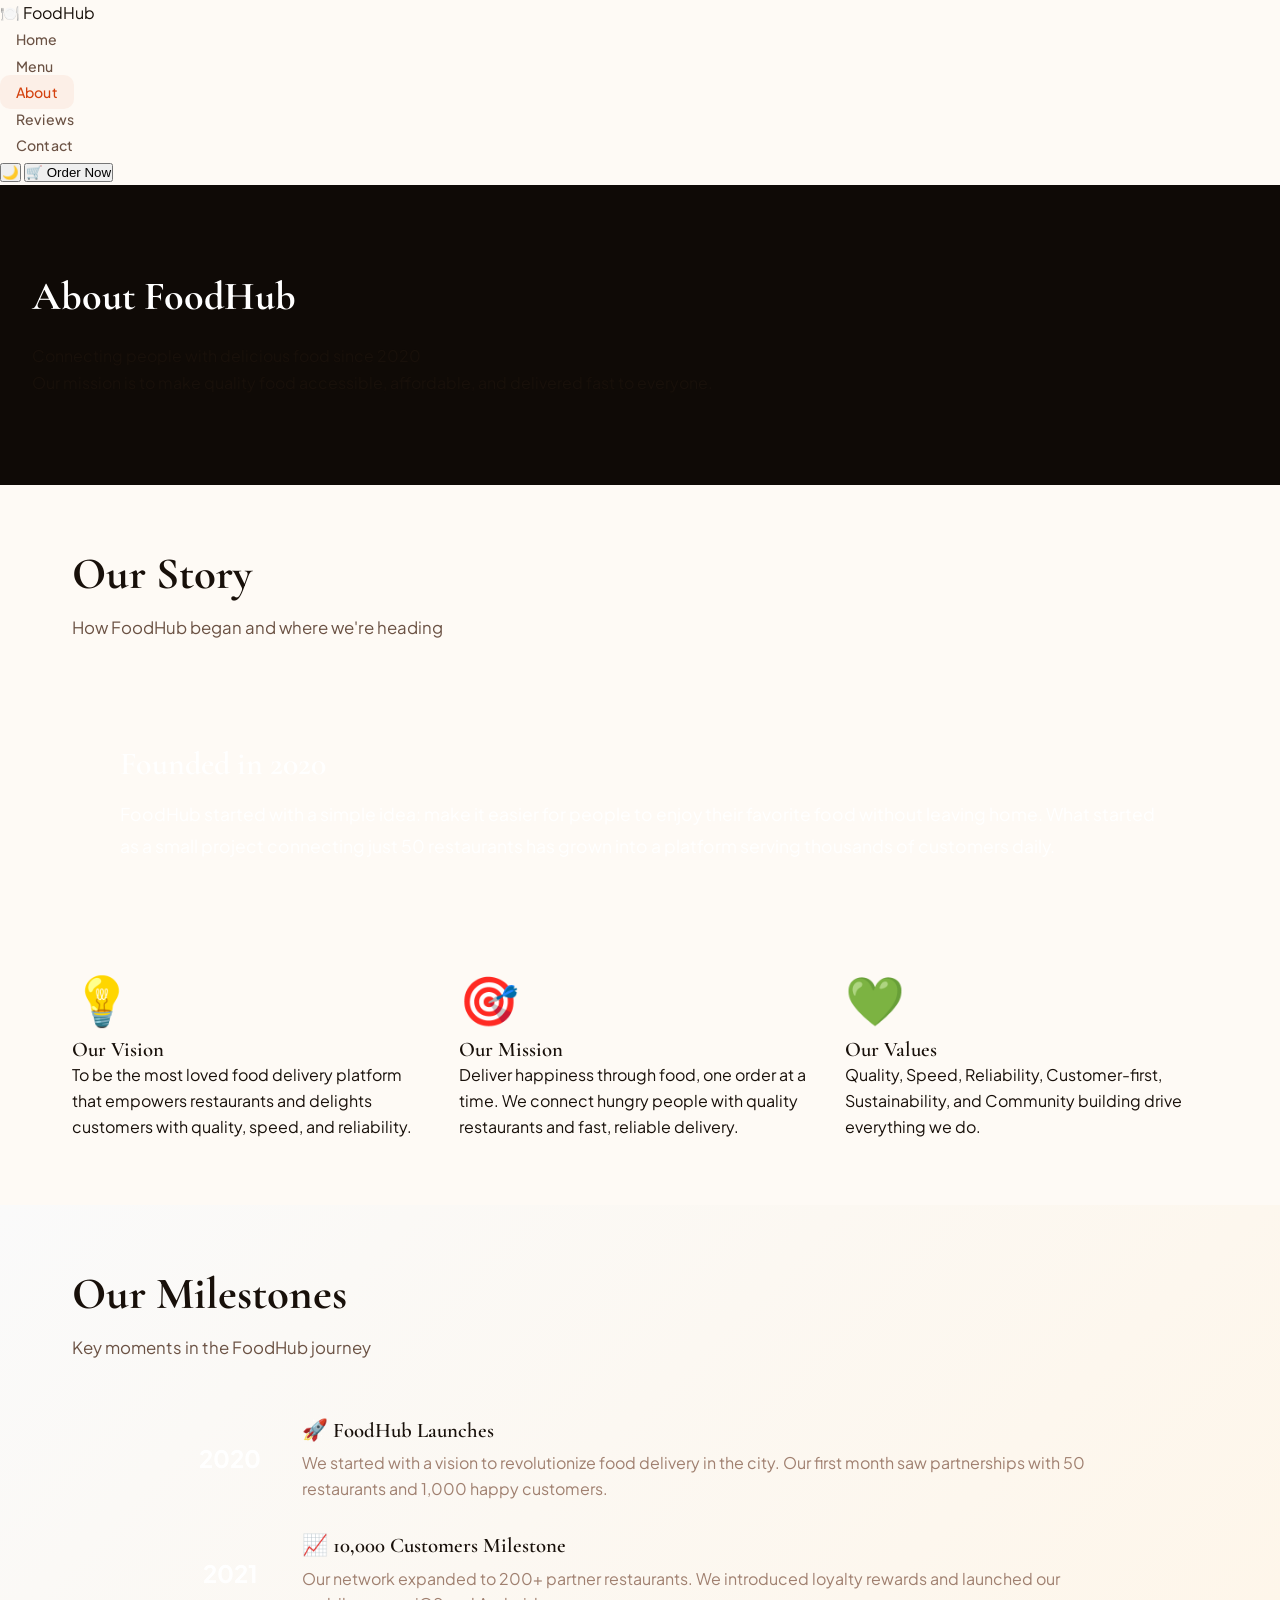
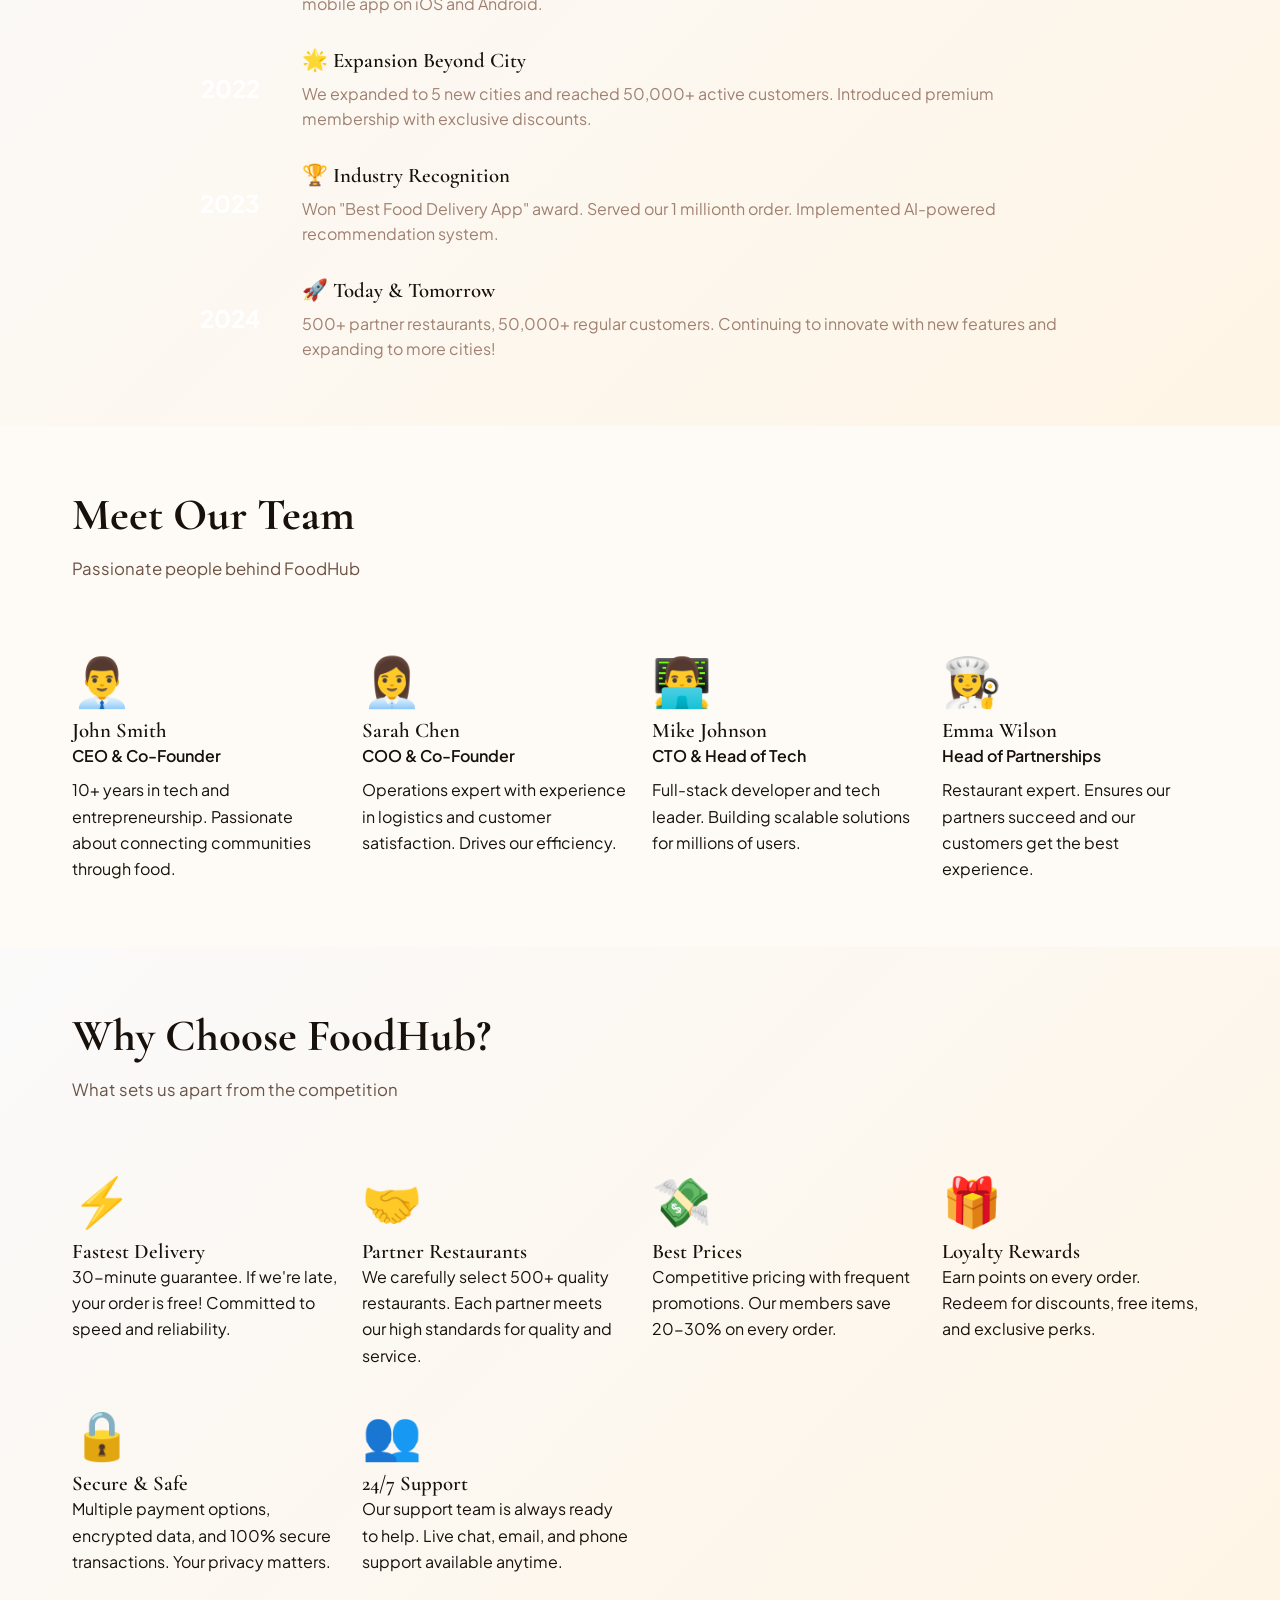
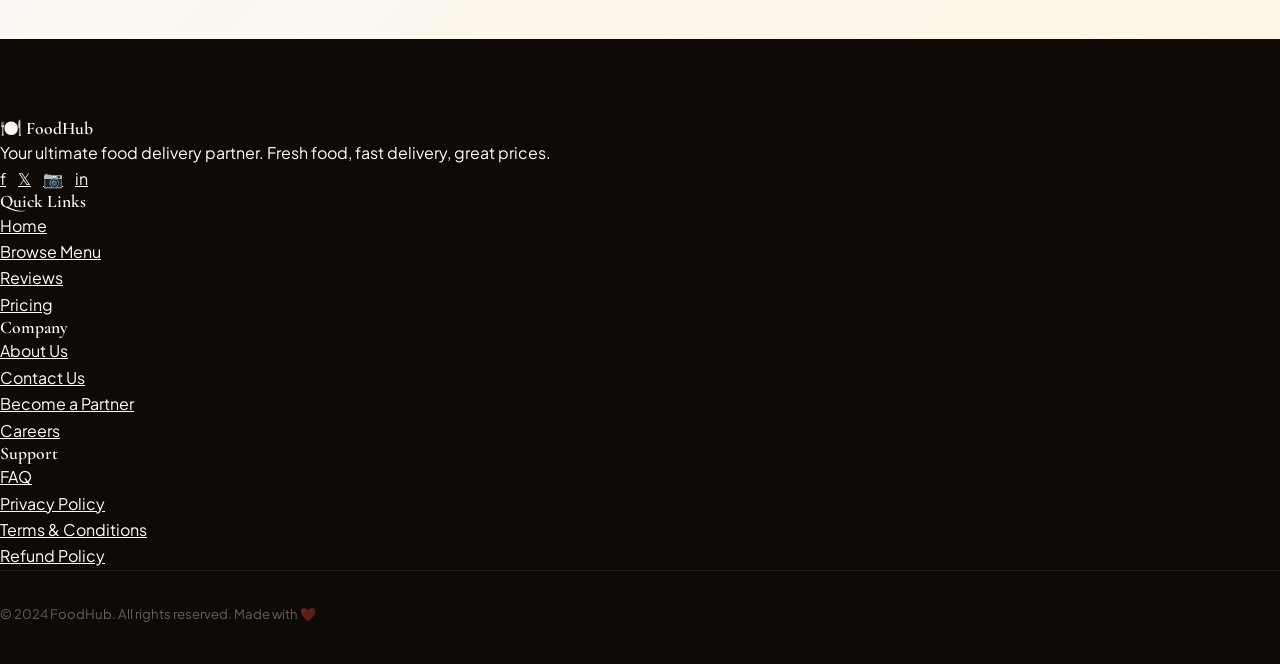
<file: about.html>
<!DOCTYPE html>
<html lang="en">
<head>
    <meta charset="UTF-8">
    <meta name="viewport" content="width=device-width, initial-scale=1.0">
    <title>About Us - FoodHub | Our Story</title>
    <link rel="stylesheet" href="styles.css">
    <link href="https://fonts.googleapis.com/css2?family=Poppins:wght@400;600;700;800&family=Inter:wght@400;500;600;700&display=swap" rel="stylesheet">
</head>
<body>
    <!-- ===============================================
         NAVBAR
         =============================================== -->
    <nav class="navbar">
        <div class="nav-container">
            <div class="logo">
                <span class="logo-icon">🍽️</span>
                <span>FoodHub</span>
            </div>
            <ul class="nav-menu">
                <li><a href="index.html#home" class="nav-link">Home</a></li>
                <li><a href="menu.html" class="nav-link">Menu</a></li>
                <li><a href="#about" class="nav-link active">About</a></li>
                <li><a href="index.html#testimonials" class="nav-link">Reviews</a></li>
                <li><a href="contact.html" class="nav-link">Contact</a></li>
            </ul>
            <button class="theme-toggle" onclick="toggleDarkMode()" title="Toggle dark mode">🌙</button>
            <button class="order-btn" onclick="location.href='menu.html'">🛒 Order Now</button>
        </div>
    </nav>

    <!-- ===============================================
         PAGE HEADER
         =============================================== -->
    <section class="hero" style="min-height: 300px; padding: 3rem 2rem;" id="about">
        <div class="hero-container">
            <div class="hero-content">
                <h1 class="hero-title" style="font-size: 2.5rem;">About FoodHub</h1>
                <p class="hero-subtitle">Connecting people with delicious food since 2020</p>
                <p class="hero-subtitle" style="font-size: 1rem;">Our mission is to make quality food accessible, affordable, and delivered fast to everyone.</p>
            </div>
        </div>
    </section>

    <!-- ===============================================
         OUR STORY SECTION
         =============================================== -->
    <section style="background: var(--bg-white); padding: 4rem 2rem;">
        <div class="container">
            <div class="section-header">
                <h2>Our Story</h2>
                <p>How FoodHub began and where we're heading</p>
            </div>

            <div style="background: linear-gradient(135deg, var(--primary), var(--secondary)); padding: 3rem; border-radius: 1.5rem; color: white; margin-bottom: 3rem;">
                <h3 style="font-size: 2rem; margin-bottom: 1rem;">Founded in 2020</h3>
                <p style="font-size: 1.1rem; line-height: 1.8;">FoodHub started with a simple idea: make it easier for people to enjoy their favorite food without leaving home. What started as a small project connecting just 50 restaurants has grown into a platform serving thousands of customers daily.</p>
            </div>

            <div class="menu-grid" style="grid-template-columns: repeat(auto-fit, minmax(250px, 1fr));">
                <div class="menu-item">
                    <span class="item-image" style="font-size: 3rem;">💡</span>
                    <h3>Our Vision</h3>
                    <p class="item-description">To be the most loved food delivery platform that empowers restaurants and delights customers with quality, speed, and reliability.</p>
                </div>

                <div class="menu-item">
                    <span class="item-image" style="font-size: 3rem;">🎯</span>
                    <h3>Our Mission</h3>
                    <p class="item-description">Deliver happiness through food, one order at a time. We connect hungry people with quality restaurants and fast, reliable delivery.</p>
                </div>

                <div class="menu-item">
                    <span class="item-image" style="font-size: 3rem;">💚</span>
                    <h3>Our Values</h3>
                    <p class="item-description">Quality, Speed, Reliability, Customer-first, Sustainability, and Community building drive everything we do.</p>
                </div>
            </div>
        </div>
    </section>

    <!-- ===============================================
         MILESTONES SECTION
         =============================================== -->
    <section style="background: linear-gradient(135deg, #FAFAFA 0%, #FFF5E6 100%); padding: 4rem 2rem;">
        <div class="container">
            <div class="section-header">
                <h2>Our Milestones</h2>
                <p>Key moments in the FoodHub journey</p>
            </div>

            <div style="max-width: 900px; margin: 0 auto;">
                <div style="display: flex; gap: 2rem; margin-bottom: 2rem; align-items: flex-start;">
                    <div style="flex-shrink: 0;">
                        <div style="width: 80px; height: 80px; background: linear-gradient(135deg, var(--primary), var(--secondary)); border-radius: 50%; display: flex; align-items: center; justify-content: center; color: white; font-weight: 700; font-size: 1.5rem;">2020</div>
                    </div>
                    <div>
                        <h3 style="color: var(--primary); margin-bottom: 0.5rem; font-size: 1.3rem;">🚀 FoodHub Launches</h3>
                        <p style="color: var(--text-light); line-height: 1.6;">We started with a vision to revolutionize food delivery in the city. Our first month saw partnerships with 50 restaurants and 1,000 happy customers.</p>
                    </div>
                </div>

                <div style="display: flex; gap: 2rem; margin-bottom: 2rem; align-items: flex-start;">
                    <div style="flex-shrink: 0;">
                        <div style="width: 80px; height: 80px; background: linear-gradient(135deg, var(--primary), var(--secondary)); border-radius: 50%; display: flex; align-items: center; justify-content: center; color: white; font-weight: 700; font-size: 1.5rem;">2021</div>
                    </div>
                    <div>
                        <h3 style="color: var(--primary); margin-bottom: 0.5rem; font-size: 1.3rem;">📈 10,000 Customers Milestone</h3>
                        <p style="color: var(--text-light); line-height: 1.6;">Our network expanded to 200+ partner restaurants. We introduced loyalty rewards and launched our mobile app on iOS and Android.</p>
                    </div>
                </div>

                <div style="display: flex; gap: 2rem; margin-bottom: 2rem; align-items: flex-start;">
                    <div style="flex-shrink: 0;">
                        <div style="width: 80px; height: 80px; background: linear-gradient(135deg, var(--primary), var(--secondary)); border-radius: 50%; display: flex; align-items: center; justify-content: center; color: white; font-weight: 700; font-size: 1.5rem;">2022</div>
                    </div>
                    <div>
                        <h3 style="color: var(--primary); margin-bottom: 0.5rem; font-size: 1.3rem;">🌟 Expansion Beyond City</h3>
                        <p style="color: var(--text-light); line-height: 1.6;">We expanded to 5 new cities and reached 50,000+ active customers. Introduced premium membership with exclusive discounts.</p>
                    </div>
                </div>

                <div style="display: flex; gap: 2rem; margin-bottom: 2rem; align-items: flex-start;">
                    <div style="flex-shrink: 0;">
                        <div style="width: 80px; height: 80px; background: linear-gradient(135deg, var(--primary), var(--secondary)); border-radius: 50%; display: flex; align-items: center; justify-content: center; color: white; font-weight: 700; font-size: 1.5rem;">2023</div>
                    </div>
                    <div>
                        <h3 style="color: var(--primary); margin-bottom: 0.5rem; font-size: 1.3rem;">🏆 Industry Recognition</h3>
                        <p style="color: var(--text-light); line-height: 1.6;">Won "Best Food Delivery App" award. Served our 1 millionth order. Implemented AI-powered recommendation system.</p>
                    </div>
                </div>

                <div style="display: flex; gap: 2rem; align-items: flex-start;">
                    <div style="flex-shrink: 0;">
                        <div style="width: 80px; height: 80px; background: linear-gradient(135deg, var(--primary), var(--secondary)); border-radius: 50%; display: flex; align-items: center; justify-content: center; color: white; font-weight: 700; font-size: 1.5rem;">2024</div>
                    </div>
                    <div>
                        <h3 style="color: var(--primary); margin-bottom: 0.5rem; font-size: 1.3rem;">🚀 Today & Tomorrow</h3>
                        <p style="color: var(--text-light); line-height: 1.6;">500+ partner restaurants, 50,000+ regular customers. Continuing to innovate with new features and expanding to more cities!</p>
                    </div>
                </div>
            </div>
        </div>
    </section>

    <!-- ===============================================
         TEAM SECTION
         =============================================== -->
    <section style="background: var(--bg-white); padding: 4rem 2rem;">
        <div class="container">
            <div class="section-header">
                <h2>Meet Our Team</h2>
                <p>Passionate people behind FoodHub</p>
            </div>

            <div class="menu-grid" style="grid-template-columns: repeat(auto-fit, minmax(250px, 1fr));">
                <div class="menu-item">
                    <span class="item-image" style="font-size: 3rem;">👨‍💼</span>
                    <h3>John Smith</h3>
                    <p style="color: var(--primary); font-weight: 600; margin-bottom: 0.5rem;">CEO & Co-Founder</p>
                    <p class="item-description">10+ years in tech and entrepreneurship. Passionate about connecting communities through food.</p>
                </div>

                <div class="menu-item">
                    <span class="item-image" style="font-size: 3rem;">👩‍💼</span>
                    <h3>Sarah Chen</h3>
                    <p style="color: var(--primary); font-weight: 600; margin-bottom: 0.5rem;">COO & Co-Founder</p>
                    <p class="item-description">Operations expert with experience in logistics and customer satisfaction. Drives our efficiency.</p>
                </div>

                <div class="menu-item">
                    <span class="item-image" style="font-size: 3rem;">👨‍💻</span>
                    <h3>Mike Johnson</h3>
                    <p style="color: var(--primary); font-weight: 600; margin-bottom: 0.5rem;">CTO & Head of Tech</p>
                    <p class="item-description">Full-stack developer and tech leader. Building scalable solutions for millions of users.</p>
                </div>

                <div class="menu-item">
                    <span class="item-image" style="font-size: 3rem;">👩‍🍳</span>
                    <h3>Emma Wilson</h3>
                    <p style="color: var(--primary); font-weight: 600; margin-bottom: 0.5rem;">Head of Partnerships</p>
                    <p class="item-description">Restaurant expert. Ensures our partners succeed and our customers get the best experience.</p>
                </div>
            </div>
        </div>
    </section>

    <!-- ===============================================
         WHY US SECTION
         =============================================== -->
    <section style="background: linear-gradient(135deg, #FAFAFA 0%, #FFF5E6 100%); padding: 4rem 2rem;">
        <div class="container">
            <div class="section-header">
                <h2>Why Choose FoodHub?</h2>
                <p>What sets us apart from the competition</p>
            </div>

            <div class="menu-grid" style="grid-template-columns: repeat(auto-fit, minmax(250px, 1fr));">
                <div class="menu-item">
                    <span class="item-image" style="font-size: 3rem;">⚡</span>
                    <h3>Fastest Delivery</h3>
                    <p class="item-description">30-minute guarantee. If we're late, your order is free! Committed to speed and reliability.</p>
                </div>

                <div class="menu-item">
                    <span class="item-image" style="font-size: 3rem;">🤝</span>
                    <h3>Partner Restaurants</h3>
                    <p class="item-description">We carefully select 500+ quality restaurants. Each partner meets our high standards for quality and service.</p>
                </div>

                <div class="menu-item">
                    <span class="item-image" style="font-size: 3rem;">💸</span>
                    <h3>Best Prices</h3>
                    <p class="item-description">Competitive pricing with frequent promotions. Our members save 20-30% on every order.</p>
                </div>

                <div class="menu-item">
                    <span class="item-image" style="font-size: 3rem;">🎁</span>
                    <h3>Loyalty Rewards</h3>
                    <p class="item-description">Earn points on every order. Redeem for discounts, free items, and exclusive perks.</p>
                </div>

                <div class="menu-item">
                    <span class="item-image" style="font-size: 3rem;">🔒</span>
                    <h3>Secure & Safe</h3>
                    <p class="item-description">Multiple payment options, encrypted data, and 100% secure transactions. Your privacy matters.</p>
                </div>

                <div class="menu-item">
                    <span class="item-image" style="font-size: 3rem;">👥</span>
                    <h3>24/7 Support</h3>
                    <p class="item-description">Our support team is always ready to help. Live chat, email, and phone support available anytime.</p>
                </div>
            </div>
        </div>
    </section>

    <!-- ===============================================
         FOOTER
         =============================================== -->
    <footer class="footer">
        <div class="footer-content">
            <div class="footer-section">
                <h4>🍽️ FoodHub</h4>
                <p>Your ultimate food delivery partner. Fresh food, fast delivery, great prices.</p>
                <div class="social-links">
                    <a href="#" title="Facebook">f</a>
                    <a href="#" title="Twitter">𝕏</a>
                    <a href="#" title="Instagram">📷</a>
                    <a href="#" title="LinkedIn">in</a>
                </div>
            </div>

            <div class="footer-section">
                <h4>Quick Links</h4>
                <ul>
                    <li><a href="index.html#home">Home</a></li>
                    <li><a href="menu.html">Browse Menu</a></li>
                    <li><a href="index.html#testimonials">Reviews</a></li>
                    <li><a href="index.html#pricing">Pricing</a></li>
                </ul>
            </div>

            <div class="footer-section">
                <h4>Company</h4>
                <ul>
                    <li><a href="about.html">About Us</a></li>
                    <li><a href="contact.html">Contact Us</a></li>
                    <li><a href="#">Become a Partner</a></li>
                    <li><a href="#">Careers</a></li>
                </ul>
            </div>

            <div class="footer-section">
                <h4>Support</h4>
                <ul>
                    <li><a href="#">FAQ</a></li>
                    <li><a href="#">Privacy Policy</a></li>
                    <li><a href="#">Terms & Conditions</a></li>
                    <li><a href="#">Refund Policy</a></li>
                </ul>
            </div>
        </div>

        <div class="footer-bottom">
            <p>&copy; 2024 FoodHub. All rights reserved. Made with ❤️</p>
        </div>
    </footer>

    <!-- ===============================================
         SCRIPTS
         =============================================== -->
    <script>
        // Dark Mode Toggle
        function toggleDarkMode() {
            document.body.classList.toggle('dark-mode');
            localStorage.setItem('darkMode', document.body.classList.contains('dark-mode'));
        }

        // Load dark mode preference
        if (localStorage.getItem('darkMode') === 'true') {
            document.body.classList.add('dark-mode');
        }
    </script>
</body>
</html>
</file>
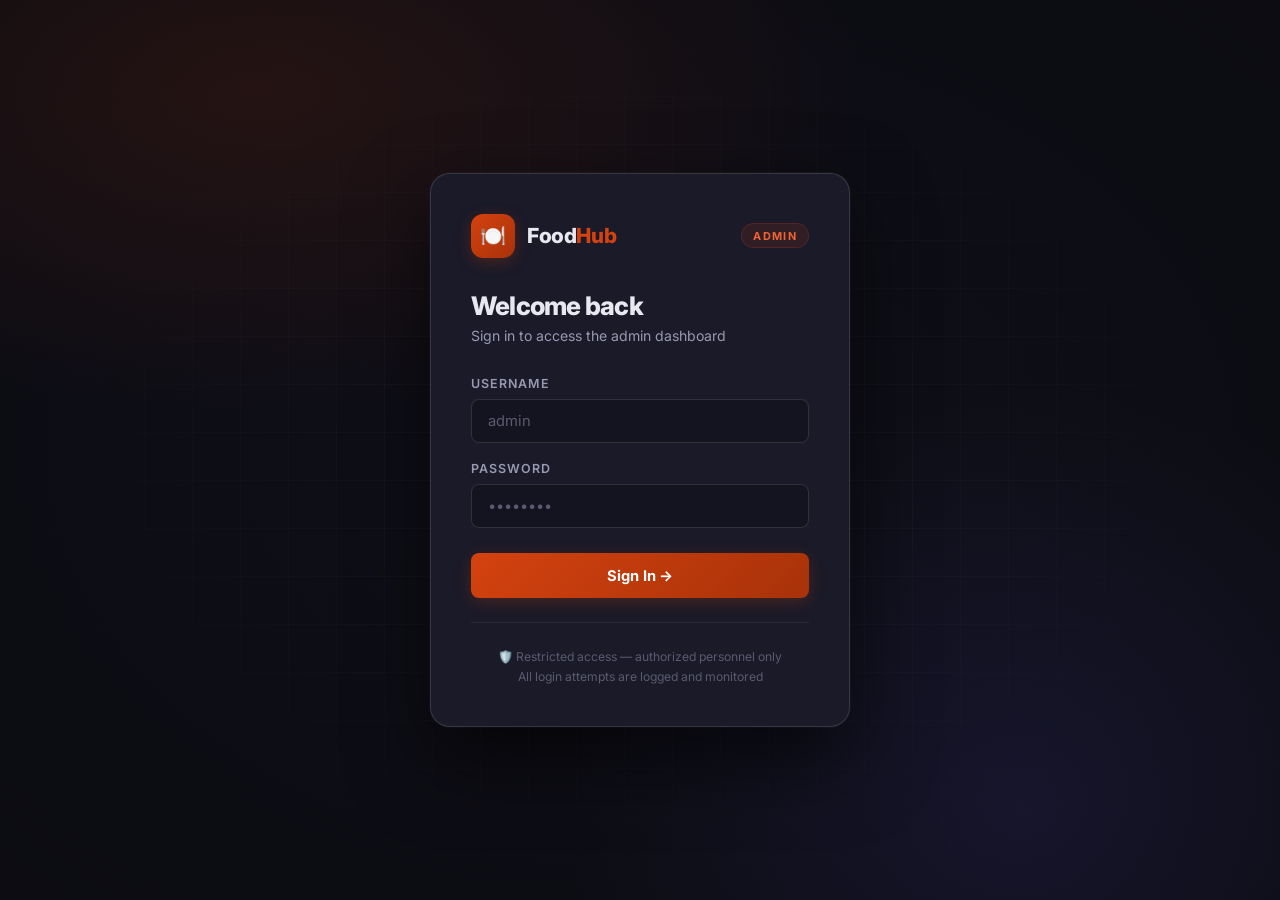
<file: admin.html>
<!DOCTYPE html>
<html lang="en">
<head>
  <meta charset="UTF-8">
  <meta name="viewport" content="width=device-width, initial-scale=1.0">
  <title>FoodHub Admin</title>
  <link rel="icon" href="data:image/svg+xml,<svg xmlns='http://www.w3.org/2000/svg' viewBox='0 0 100 100'><text y='.9em' font-size='90'>🛡️</text></svg>">
  <link href="https://fonts.googleapis.com/css2?family=Inter:wght@300;400;500;600;700;800&family=JetBrains+Mono:wght@400;600&display=swap" rel="stylesheet">
  <style>
    *, *::before, *::after { margin: 0; padding: 0; box-sizing: border-box; }

    :root {
      --bg: #0a0a0f;
      --bg2: #0f0f18;
      --bg3: #141420;
      --surface: #1a1a28;
      --surface2: #20202f;
      --surface3: #272736;
      --border: rgba(255,255,255,0.07);
      --border2: rgba(255,255,255,0.12);
      --brand: #D4420F;
      --brand-glow: rgba(212,66,15,0.25);
      --brand-light: #f26335;
      --accent: #6c63ff;
      --accent-glow: rgba(108,99,255,0.2);
      --gold: #f5c842;
      --gold-glow: rgba(245,200,66,0.15);
      --success: #22c55e;
      --success-glow: rgba(34,197,94,0.15);
      --danger: #ef4444;
      --danger-glow: rgba(239,68,68,0.15);
      --warning: #f59e0b;
      --text: #e8e8f0;
      --text2: #9898b0;
      --text3: #5a5a70;
      --sidebar-w: 260px;
      --header-h: 64px;
      --radius: 12px;
      --radius-sm: 8px;
      --trans: 0.2s cubic-bezier(.4,0,.2,1);
    }

    html, body { height: 100%; font-family: 'Inter', sans-serif; background: var(--bg); color: var(--text); overflow-x: hidden; }

    /* ── LOGIN SCREEN ── */
    #loginScreen {
      position: fixed; inset: 0; z-index: 9999;
      background: var(--bg);
      display: flex; align-items: center; justify-content: center;
      overflow: hidden;
    }

    .login-bg {
      position: absolute; inset: 0;
      background:
        radial-gradient(ellipse 80% 60% at 20% 10%, rgba(212,66,15,0.12) 0%, transparent 60%),
        radial-gradient(ellipse 60% 80% at 80% 90%, rgba(108,99,255,0.1) 0%, transparent 60%),
        radial-gradient(ellipse 100% 100% at 50% 50%, rgba(15,15,24,1) 0%, transparent 100%);
    }

    .login-grid {
      position: absolute; inset: 0;
      background-image:
        linear-gradient(rgba(255,255,255,0.025) 1px, transparent 1px),
        linear-gradient(90deg, rgba(255,255,255,0.025) 1px, transparent 1px);
      background-size: 48px 48px;
      mask-image: radial-gradient(ellipse at center, black 30%, transparent 75%);
    }

    .login-card {
      position: relative; z-index: 1;
      background: var(--surface);
      border: 1px solid var(--border2);
      border-radius: 20px;
      padding: 2.5rem;
      width: 100%;
      max-width: 420px;
      box-shadow: 0 32px 80px rgba(0,0,0,0.6), 0 0 0 1px rgba(255,255,255,0.04);
      animation: loginSlide 0.5s cubic-bezier(.4,0,.2,1) forwards;
    }

    @keyframes loginSlide {
      from { opacity: 0; transform: translateY(20px) scale(0.97); }
      to   { opacity: 1; transform: translateY(0) scale(1); }
    }

    .login-logo {
      display: flex; align-items: center; gap: 0.75rem;
      margin-bottom: 2rem;
    }
    .login-logo-icon {
      width: 44px; height: 44px;
      background: linear-gradient(135deg, var(--brand) 0%, #a83209 100%);
      border-radius: 12px;
      display: flex; align-items: center; justify-content: center;
      font-size: 1.3rem;
      box-shadow: 0 4px 16px var(--brand-glow);
    }
    .login-logo-text { font-size: 1.3rem; font-weight: 800; letter-spacing: -0.02em; }
    .login-logo-text span { color: var(--brand); }
    .login-badge {
      margin-left: auto;
      background: rgba(212,66,15,0.12);
      color: var(--brand-light);
      font-size: 0.68rem; font-weight: 700;
      letter-spacing: 0.12em; text-transform: uppercase;
      padding: 0.3rem 0.7rem; border-radius: 20px;
      border: 1px solid rgba(212,66,15,0.2);
    }

    .login-title { font-size: 1.6rem; font-weight: 800; letter-spacing: -0.03em; margin-bottom: 0.4rem; }
    .login-sub { color: var(--text2); font-size: 0.88rem; margin-bottom: 2rem; }

    .login-field { margin-bottom: 1.1rem; }
    .login-field label { display: block; font-size: 0.78rem; font-weight: 600; color: var(--text2); text-transform: uppercase; letter-spacing: 0.08em; margin-bottom: 0.5rem; }
    .login-field input {
      width: 100%;
      background: var(--bg3);
      border: 1.5px solid var(--border2);
      border-radius: var(--radius-sm);
      padding: 0.75rem 1rem;
      color: var(--text);
      font-family: 'Inter', sans-serif;
      font-size: 0.92rem;
      transition: var(--trans);
      outline: none;
    }
    .login-field input:focus { border-color: var(--brand); box-shadow: 0 0 0 3px var(--brand-glow); }
    .login-field input::placeholder { color: var(--text3); }

    .login-error {
      background: rgba(239,68,68,0.08);
      border: 1px solid rgba(239,68,68,0.2);
      border-radius: var(--radius-sm);
      color: #fc8181; font-size: 0.82rem;
      padding: 0.7rem 1rem; margin-bottom: 1rem;
      display: none; align-items: center; gap: 0.5rem;
    }
    .login-error.show { display: flex; animation: shake 0.4s ease; }

    @keyframes shake {
      0%,100% { transform: translateX(0); }
      20%,60% { transform: translateX(-6px); }
      40%,80% { transform: translateX(6px); }
    }

    .login-btn {
      width: 100%; padding: 0.85rem;
      background: linear-gradient(135deg, var(--brand) 0%, #a83209 100%);
      color: white; border: none; border-radius: var(--radius-sm);
      font-family: 'Inter', sans-serif;
      font-size: 0.92rem; font-weight: 700;
      cursor: pointer; transition: var(--trans);
      position: relative; overflow: hidden;
      letter-spacing: 0.01em;
      margin-top: 0.5rem;
      box-shadow: 0 4px 16px var(--brand-glow);
    }
    .login-btn:hover { transform: translateY(-1px); box-shadow: 0 8px 24px var(--brand-glow); }
    .login-btn:active { transform: translateY(0); }
    .login-btn.loading::after {
      content: '';
      position: absolute; inset: 0;
      background: rgba(0,0,0,0.3);
      display: flex; align-items: center; justify-content: center;
    }

    .login-hint {
      margin-top: 1.5rem; padding-top: 1.5rem;
      border-top: 1px solid var(--border);
      font-size: 0.76rem; color: var(--text3);
      text-align: center; line-height: 1.6;
    }

    /* Attempt counter */
    #attemptWarn {
      font-size: 0.78rem; color: var(--warning);
      text-align: center; margin-top: 0.75rem;
      display: none;
    }

    /* ── LOCKOUT SCREEN ── */
    #lockoutScreen {
      position: fixed; inset: 0; z-index: 10000;
      background: var(--bg);
      display: none; align-items: center; justify-content: center;
      flex-direction: column; text-align: center; padding: 2rem;
    }
    .lockout-icon { font-size: 4rem; margin-bottom: 1.5rem; }
    .lockout-title { font-size: 1.5rem; font-weight: 800; margin-bottom: 0.75rem; color: var(--danger); }
    .lockout-msg { color: var(--text2); margin-bottom: 1.5rem; line-height: 1.7; }
    #lockoutTimer { font-family: 'JetBrains Mono', monospace; font-size: 2rem; font-weight: 700; color: var(--brand); }

    /* ── MAIN ADMIN LAYOUT ── */
    #adminApp { display: none; min-height: 100vh; }
    #adminApp.visible { display: flex; }

    /* ── SIDEBAR ── */
    .sidebar {
      width: var(--sidebar-w); min-height: 100vh;
      background: var(--bg2);
      border-right: 1px solid var(--border);
      display: flex; flex-direction: column;
      position: sticky; top: 0;
      flex-shrink: 0;
    }

    .sidebar-logo {
      height: var(--header-h);
      display: flex; align-items: center;
      padding: 0 1.25rem; gap: 0.75rem;
      border-bottom: 1px solid var(--border);
      flex-shrink: 0;
    }
    .sidebar-logo-icon {
      width: 36px; height: 36px;
      background: linear-gradient(135deg, var(--brand), #a83209);
      border-radius: 10px; display: flex; align-items: center; justify-content: center;
      font-size: 1rem; box-shadow: 0 4px 12px var(--brand-glow);
    }
    .sidebar-logo-name { font-size: 1.1rem; font-weight: 800; letter-spacing: -0.02em; }
    .sidebar-logo-name span { color: var(--brand); }
    .sidebar-admin-chip {
      margin-left: auto;
      font-size: 0.58rem; font-weight: 700; text-transform: uppercase; letter-spacing: 0.1em;
      background: rgba(212,66,15,0.12); color: var(--brand-light);
      padding: 0.2rem 0.5rem; border-radius: 4px;
      border: 1px solid rgba(212,66,15,0.2);
    }

    .sidebar-section { padding: 1.25rem 0.75rem 0.5rem; }
    .sidebar-section-label {
      font-size: 0.62rem; font-weight: 700; text-transform: uppercase; letter-spacing: 0.14em;
      color: var(--text3); padding: 0 0.5rem; margin-bottom: 0.5rem;
    }

    .nav-item {
      display: flex; align-items: center; gap: 0.75rem;
      padding: 0.65rem 0.75rem; border-radius: var(--radius-sm);
      font-size: 0.86rem; font-weight: 500;
      color: var(--text2); cursor: pointer;
      transition: var(--trans); text-decoration: none;
      border: none; background: none; width: 100%; text-align: left;
      font-family: 'Inter', sans-serif;
    }
    .nav-item:hover { background: var(--surface); color: var(--text); }
    .nav-item.active { background: rgba(212,66,15,0.1); color: var(--brand-light); }
    .nav-item.active .nav-icon { color: var(--brand); }
    .nav-icon { width: 16px; text-align: center; flex-shrink: 0; }
    .nav-badge {
      margin-left: auto; font-size: 0.65rem; font-weight: 700;
      background: var(--brand); color: white;
      padding: 0.15rem 0.5rem; border-radius: 20px;
    }
    .nav-badge.green { background: var(--success); }
    .nav-badge.yellow { background: var(--warning); color: #000; }

    .sidebar-footer {
      margin-top: auto; padding: 1rem 0.75rem;
      border-top: 1px solid var(--border);
    }
    .sidebar-user {
      display: flex; align-items: center; gap: 0.75rem;
      padding: 0.65rem 0.75rem; border-radius: var(--radius-sm);
      background: var(--surface); cursor: pointer;
    }
    .sidebar-avatar {
      width: 34px; height: 34px; border-radius: 50%;
      background: linear-gradient(135deg, var(--brand), var(--accent));
      display: flex; align-items: center; justify-content: center;
      font-weight: 700; font-size: 0.8rem; flex-shrink: 0;
    }
    .sidebar-user-info { flex: 1; min-width: 0; }
    .sidebar-user-name { font-size: 0.82rem; font-weight: 600; white-space: nowrap; overflow: hidden; text-overflow: ellipsis; }
    .sidebar-user-role { font-size: 0.72rem; color: var(--text3); }
    .logout-btn { background: none; border: none; color: var(--text3); cursor: pointer; padding: 0.25rem; font-size: 0.75rem; transition: var(--trans); }
    .logout-btn:hover { color: var(--danger); }

    /* ── MAIN CONTENT ── */
    .main { flex: 1; display: flex; flex-direction: column; min-width: 0; }

    .topbar {
      height: var(--header-h);
      background: var(--bg2);
      border-bottom: 1px solid var(--border);
      display: flex; align-items: center;
      padding: 0 2rem; gap: 1rem;
      position: sticky; top: 0; z-index: 100;
    }
    .topbar-title { font-size: 1rem; font-weight: 700; letter-spacing: -0.01em; }
    .topbar-sub { font-size: 0.78rem; color: var(--text3); margin-left: 0.5rem; }
    .topbar-right { margin-left: auto; display: flex; align-items: center; gap: 0.75rem; }
    .topbar-btn {
      background: var(--surface); border: 1px solid var(--border2);
      color: var(--text2); padding: 0.45rem 1rem; border-radius: var(--radius-sm);
      font-family: 'Inter', sans-serif; font-size: 0.8rem; font-weight: 600;
      cursor: pointer; transition: var(--trans); display: flex; align-items: center; gap: 0.4rem;
    }
    .topbar-btn:hover { background: var(--surface2); color: var(--text); }
    .topbar-btn.primary { background: var(--brand); color: white; border-color: transparent; }
    .topbar-btn.primary:hover { background: #a83209; }
    .live-dot {
      width: 7px; height: 7px; border-radius: 50%;
      background: var(--success); display: inline-block;
      box-shadow: 0 0 0 2px var(--success-glow);
      animation: blink 2s ease infinite;
    }
    @keyframes blink { 0%,100% { opacity: 1; } 50% { opacity: 0.3; } }
    .topbar-clock { font-family: 'JetBrains Mono', monospace; font-size: 0.8rem; color: var(--text3); }

    .content { padding: 2rem; flex: 1; overflow-y: auto; }

    /* ── PAGE SECTIONS ── */
    .page { display: none; }
    .page.active { display: block; animation: pageFade 0.25s ease forwards; }
    @keyframes pageFade { from { opacity: 0; transform: translateY(6px); } to { opacity: 1; transform: translateY(0); } }

    /* ── PAGE HEADER ── */
    .page-header { margin-bottom: 1.75rem; }
    .page-header h1 { font-size: 1.75rem; font-weight: 800; letter-spacing: -0.03em; margin-bottom: 0.25rem; }
    .page-header p { color: var(--text2); font-size: 0.87rem; }

    /* ── STAT CARDS ── */
    .stat-grid { display: grid; grid-template-columns: repeat(4, 1fr); gap: 1rem; margin-bottom: 1.75rem; }
    .stat-card {
      background: var(--surface);
      border: 1px solid var(--border);
      border-radius: var(--radius);
      padding: 1.25rem 1.5rem;
      position: relative; overflow: hidden;
      transition: var(--trans);
    }
    .stat-card:hover { border-color: var(--border2); transform: translateY(-1px); }
    .stat-card::before {
      content: ''; position: absolute; top: 0; left: 0; right: 0; height: 2px;
    }
    .stat-card.orange::before { background: linear-gradient(90deg, var(--brand), var(--brand-light)); }
    .stat-card.purple::before { background: linear-gradient(90deg, var(--accent), #a78bfa); }
    .stat-card.green::before { background: linear-gradient(90deg, var(--success), #4ade80); }
    .stat-card.gold::before { background: linear-gradient(90deg, var(--gold), #fde68a); }

    .stat-label { font-size: 0.72rem; font-weight: 600; text-transform: uppercase; letter-spacing: 0.1em; color: var(--text3); margin-bottom: 0.75rem; }
    .stat-value { font-size: 2rem; font-weight: 800; letter-spacing: -0.04em; margin-bottom: 0.4rem; }
    .stat-change { font-size: 0.75rem; display: flex; align-items: center; gap: 0.3rem; }
    .stat-up { color: var(--success); }
    .stat-down { color: var(--danger); }
    .stat-icon {
      position: absolute; top: 1.25rem; right: 1.25rem;
      width: 38px; height: 38px; border-radius: 10px;
      display: flex; align-items: center; justify-content: center;
      font-size: 1.1rem;
    }
    .stat-card.orange .stat-icon { background: rgba(212,66,15,0.1); }
    .stat-card.purple .stat-icon { background: rgba(108,99,255,0.1); }
    .stat-card.green  .stat-icon { background: rgba(34,197,94,0.1); }
    .stat-card.gold   .stat-icon { background: rgba(245,200,66,0.1); }

    /* ── GRID LAYOUTS ── */
    .two-col { display: grid; grid-template-columns: 1fr 1fr; gap: 1.25rem; margin-bottom: 1.25rem; }
    .three-one { display: grid; grid-template-columns: 2fr 1fr; gap: 1.25rem; margin-bottom: 1.25rem; }

    /* ── WIDGET ── */
    .widget {
      background: var(--surface);
      border: 1px solid var(--border);
      border-radius: var(--radius);
      overflow: hidden;
    }
    .widget-header {
      display: flex; align-items: center; justify-content: space-between;
      padding: 1rem 1.5rem;
      border-bottom: 1px solid var(--border);
    }
    .widget-title { font-size: 0.9rem; font-weight: 700; }
    .widget-action { font-size: 0.75rem; color: var(--brand-light); cursor: pointer; font-weight: 600; background: none; border: none; font-family: 'Inter', sans-serif; }
    .widget-action:hover { text-decoration: underline; }
    .widget-body { padding: 1.25rem 1.5rem; }

    /* ── TABLE ── */
    .data-table { width: 100%; border-collapse: collapse; }
    .data-table th {
      font-size: 0.68rem; font-weight: 700; text-transform: uppercase;
      letter-spacing: 0.1em; color: var(--text3);
      padding: 0 1.5rem 0.75rem; text-align: left;
      border-bottom: 1px solid var(--border);
    }
    .data-table td {
      padding: 0.95rem 1.5rem;
      font-size: 0.85rem; color: var(--text);
      border-bottom: 1px solid var(--border);
    }
    .data-table tr:last-child td { border-bottom: none; }
    .data-table tbody tr { transition: var(--trans); }
    .data-table tbody tr:hover { background: var(--surface2); }
    .order-id { font-family: 'JetBrains Mono', monospace; font-size: 0.78rem; color: var(--text2); }
    .customer-name { font-weight: 600; font-size: 0.85rem; }
    .customer-email { font-size: 0.73rem; color: var(--text3); }

    /* Status badges */
    .badge {
      display: inline-flex; align-items: center; gap: 0.35rem;
      font-size: 0.7rem; font-weight: 700; padding: 0.3rem 0.65rem;
      border-radius: 20px; white-space: nowrap;
    }
    .badge-dot { width: 5px; height: 5px; border-radius: 50%; }
    .badge.confirmed { background: rgba(108,99,255,0.12); color: #a78bfa; }
    .badge.confirmed .badge-dot { background: #a78bfa; }
    .badge.preparing { background: rgba(245,200,66,0.12); color: var(--gold); }
    .badge.preparing .badge-dot { background: var(--gold); }
    .badge.on-the-way { background: rgba(212,66,15,0.12); color: var(--brand-light); }
    .badge.on-the-way .badge-dot { background: var(--brand-light); }
    .badge.delivered { background: rgba(34,197,94,0.12); color: var(--success); }
    .badge.delivered .badge-dot { background: var(--success); }
    .badge.cancelled { background: rgba(239,68,68,0.1); color: #fc8181; }
    .badge.cancelled .badge-dot { background: #fc8181; }
    .badge.active-u { background: rgba(34,197,94,0.1); color: var(--success); }
    .badge.inactive-u { background: rgba(90,90,112,0.15); color: var(--text3); }

    /* ── MINI CHART ── */
    .mini-chart { display: flex; align-items: flex-end; gap: 4px; height: 52px; }
    .bar {
      flex: 1; border-radius: 3px 3px 0 0;
      background: rgba(212,66,15,0.25);
      transition: var(--trans);
      cursor: pointer; position: relative;
    }
    .bar:hover { background: var(--brand); }
    .bar.highlight { background: var(--brand); }

    /* ── DONUT ── */
    .donut-wrap { display: flex; align-items: center; gap: 1.5rem; }
    .donut-legend { flex: 1; }
    .legend-item { display: flex; align-items: center; gap: 0.6rem; margin-bottom: 0.6rem; font-size: 0.8rem; }
    .legend-dot { width: 8px; height: 8px; border-radius: 50%; flex-shrink: 0; }
    .legend-label { color: var(--text2); flex: 1; }
    .legend-val { font-weight: 700; font-family: 'JetBrains Mono', monospace; font-size: 0.78rem; }

    /* ── ACTIVITY FEED ── */
    .activity-item {
      display: flex; align-items: flex-start; gap: 0.75rem;
      padding: 0.75rem 0; border-bottom: 1px solid var(--border);
    }
    .activity-item:last-child { border-bottom: none; }
    .activity-dot {
      width: 8px; height: 8px; border-radius: 50%; margin-top: 5px; flex-shrink: 0;
    }
    .activity-text { font-size: 0.82rem; line-height: 1.5; }
    .activity-text strong { font-weight: 600; color: var(--text); }
    .activity-time { font-size: 0.72rem; color: var(--text3); margin-top: 0.15rem; }

    /* ── SEARCH BAR ── */
    .search-bar {
      display: flex; align-items: center; gap: 0.75rem;
      background: var(--surface2); border: 1px solid var(--border2);
      border-radius: var(--radius-sm); padding: 0.55rem 0.9rem;
      font-size: 0.85rem; color: var(--text2); margin-bottom: 1.25rem;
    }
    .search-bar input {
      background: none; border: none; color: var(--text);
      font-family: 'Inter', sans-serif; font-size: 0.85rem;
      outline: none; flex: 1;
    }
    .search-bar input::placeholder { color: var(--text3); }

    /* ── FILTERS ── */
    .filter-row { display: flex; gap: 0.5rem; margin-bottom: 1.25rem; flex-wrap: wrap; }
    .filter-btn {
      background: var(--surface2); border: 1px solid var(--border);
      color: var(--text2); padding: 0.4rem 0.9rem; border-radius: 20px;
      font-family: 'Inter', sans-serif; font-size: 0.77rem; font-weight: 600;
      cursor: pointer; transition: var(--trans);
    }
    .filter-btn:hover { border-color: var(--border2); color: var(--text); }
    .filter-btn.active { background: rgba(212,66,15,0.12); border-color: rgba(212,66,15,0.3); color: var(--brand-light); }

    /* ── TOP ITEMS ── */
    .top-item { display: flex; align-items: center; gap: 0.75rem; padding: 0.65rem 0; border-bottom: 1px solid var(--border); }
    .top-item:last-child { border-bottom: none; }
    .top-item-rank { width: 22px; height: 22px; border-radius: 6px; background: var(--surface3); display: flex; align-items: center; justify-content: center; font-size: 0.7rem; font-weight: 700; color: var(--text3); flex-shrink: 0; }
    .top-item-rank.first { background: rgba(245,200,66,0.15); color: var(--gold); }
    .top-item-rank.second { background: rgba(148,163,184,0.1); color: #94a3b8; }
    .top-item-rank.third { background: rgba(212,66,15,0.1); color: var(--brand-light); }
    .top-item-img { width: 36px; height: 36px; border-radius: 8px; object-fit: cover; flex-shrink: 0; }
    .top-item-name { font-size: 0.82rem; font-weight: 600; flex: 1; }
    .top-item-cat { font-size: 0.7rem; color: var(--text3); }
    .top-item-sales { font-family: 'JetBrains Mono', monospace; font-size: 0.78rem; font-weight: 700; color: var(--success); }

    /* ── SETTINGS ── */
    .settings-section { margin-bottom: 2rem; }
    .settings-section-title { font-size: 0.72rem; font-weight: 700; text-transform: uppercase; letter-spacing: 0.1em; color: var(--text3); margin-bottom: 1rem; }
    .setting-row {
      display: flex; align-items: center; justify-content: space-between;
      padding: 1rem 1.25rem; background: var(--surface);
      border: 1px solid var(--border); border-radius: var(--radius-sm);
      margin-bottom: 0.5rem;
    }
    .setting-info h4 { font-size: 0.85rem; font-weight: 600; margin-bottom: 0.2rem; }
    .setting-info p { font-size: 0.76rem; color: var(--text3); }

    /* Toggle */
    .toggle { position: relative; width: 40px; height: 22px; }
    .toggle input { opacity: 0; width: 0; height: 0; }
    .toggle-slider {
      position: absolute; inset: 0; border-radius: 22px;
      background: var(--surface3); cursor: pointer; transition: var(--trans);
    }
    .toggle-slider::before {
      content: ''; position: absolute;
      width: 16px; height: 16px; border-radius: 50%;
      background: white; left: 3px; top: 3px;
      transition: var(--trans);
    }
    .toggle input:checked + .toggle-slider { background: var(--brand); }
    .toggle input:checked + .toggle-slider::before { transform: translateX(18px); }

    /* ── RESPONSIVE ── */
    @media (max-width: 1200px) { .stat-grid { grid-template-columns: repeat(2, 1fr); } }
    @media (max-width: 900px) {
      .sidebar { display: none; }
      .three-one, .two-col { grid-template-columns: 1fr; }
    }
    @media (max-width: 600px) { .stat-grid { grid-template-columns: 1fr; } }
  </style>
</head>
<body>

<!-- ── LOGIN SCREEN ── -->
<div id="loginScreen">
  <div class="login-bg"></div>
  <div class="login-grid"></div>
  <div class="login-card">
    <div class="login-logo">
      <div class="login-logo-icon">🍽️</div>
      <div class="login-logo-text">Food<span>Hub</span></div>
      <div class="login-badge">Admin</div>
    </div>
    <div class="login-title">Welcome back</div>
    <div class="login-sub">Sign in to access the admin dashboard</div>

    <div id="loginError" class="login-error">
      <span>🔒</span>
      <span id="loginErrorMsg">Invalid credentials. Please try again.</span>
    </div>

    <div class="login-field">
      <label>Username</label>
      <input type="text" id="adminUser" placeholder="admin" autocomplete="username" onkeydown="if(event.key==='Enter')doLogin()">
    </div>
    <div class="login-field">
      <label>Password</label>
      <input type="password" id="adminPass" placeholder="••••••••" autocomplete="current-password" onkeydown="if(event.key==='Enter')doLogin()">
    </div>

    <div id="attemptWarn"></div>
    <button class="login-btn" id="loginBtn" onclick="doLogin()">Sign In →</button>

    <div class="login-hint">
      🛡️ Restricted access — authorized personnel only<br>
      All login attempts are logged and monitored
    </div>
  </div>
</div>

<!-- ── LOCKOUT SCREEN ── -->
<div id="lockoutScreen">
  <div class="lockout-icon">🔐</div>
  <div class="lockout-title">Access Temporarily Locked</div>
  <div class="lockout-msg">Too many failed attempts.<br>Please wait before trying again.</div>
  <div id="lockoutTimer">5:00</div>
</div>

<!-- ── ADMIN APP ── -->
<div id="adminApp">

  <!-- SIDEBAR -->
  <aside class="sidebar">
    <div class="sidebar-logo">
      <div class="sidebar-logo-icon">🍽️</div>
      <div class="sidebar-logo-name">Food<span>Hub</span></div>
      <div class="sidebar-admin-chip">Admin</div>
    </div>

    <div class="sidebar-section">
      <div class="sidebar-section-label">Main</div>
      <button class="nav-item active" onclick="switchPage('dashboard', this)">
        <span class="nav-icon">📊</span> Dashboard
      </button>
      <button class="nav-item" onclick="switchPage('orders', this)">
        <span class="nav-icon">🧾</span> Orders
        <span class="nav-badge" id="pendingBadge">12</span>
      </button>
      <button class="nav-item" onclick="switchPage('menu', this)">
        <span class="nav-icon">🍕</span> Menu Items
      </button>
      <button class="nav-item" onclick="switchPage('users', this)">
        <span class="nav-icon">👥</span> Users
        <span class="nav-badge green">2.1K</span>
      </button>
      <button class="nav-item" onclick="switchPage('restaurants', this)">
        <span class="nav-icon">🏪</span> Restaurants
      </button>
    </div>

    <div class="sidebar-section">
      <div class="sidebar-section-label">Analytics</div>
      <button class="nav-item" onclick="switchPage('revenue', this)">
        <span class="nav-icon">💰</span> Revenue
      </button>
      <button class="nav-item" onclick="switchPage('delivery', this)">
        <span class="nav-icon">🚴</span> Delivery
        <span class="nav-badge yellow">3</span>
      </button>
    </div>

    <div class="sidebar-section">
      <div class="sidebar-section-label">System</div>
      <button class="nav-item" onclick="switchPage('settings', this)">
        <span class="nav-icon">⚙️</span> Settings
      </button>
      <button class="nav-item" onclick="switchPage('logs', this)">
        <span class="nav-icon">📋</span> Audit Logs
      </button>
    </div>

    <div class="sidebar-footer">
      <div class="sidebar-user">
        <div class="sidebar-avatar">AD</div>
        <div class="sidebar-user-info">
          <div class="sidebar-user-name">Admin</div>
          <div class="sidebar-user-role">Super Administrator</div>
        </div>
        <button class="logout-btn" onclick="adminLogout()" title="Sign Out">⏻</button>
      </div>
    </div>
  </aside>

  <!-- MAIN -->
  <main class="main">
    <header class="topbar">
      <span class="topbar-title" id="topbarTitle">Dashboard</span>
      <span class="topbar-sub" id="topbarSub">Overview</span>
      <div class="topbar-right">
        <span class="live-dot"></span>
        <span style="font-size:0.75rem;color:var(--text3)">Live</span>
        <div class="topbar-clock" id="adminClock">--:--:--</div>
        <button class="topbar-btn" onclick="refreshData()">↻ Refresh</button>
        <button class="topbar-btn primary" onclick="switchPage('orders', document.querySelector('.nav-item:nth-child(2)'))">+ New Order</button>
      </div>
    </header>

    <div class="content">

      <!-- ── DASHBOARD PAGE ── -->
      <div class="page active" id="page-dashboard">
        <div class="page-header">
          <h1>Dashboard</h1>
          <p>Welcome back, Admin. Here's what's happening today.</p>
        </div>

        <div class="stat-grid">
          <div class="stat-card orange">
            <div class="stat-icon">🛒</div>
            <div class="stat-label">Today's Orders</div>
            <div class="stat-value" id="statOrders">247</div>
            <div class="stat-change stat-up">↑ 18% from yesterday</div>
          </div>
          <div class="stat-card green">
            <div class="stat-icon">💵</div>
            <div class="stat-label">Today's Revenue</div>
            <div class="stat-value" id="statRevenue">$4,821</div>
            <div class="stat-change stat-up">↑ 12% from yesterday</div>
          </div>
          <div class="stat-card purple">
            <div class="stat-icon">👤</div>
            <div class="stat-label">Active Users</div>
            <div class="stat-value">2,140</div>
            <div class="stat-change stat-up">↑ 5% this week</div>
          </div>
          <div class="stat-card gold">
            <div class="stat-icon">⚡</div>
            <div class="stat-label">Avg Delivery</div>
            <div class="stat-value">26<span style="font-size:1rem">min</span></div>
            <div class="stat-change stat-up">↑ 4min faster than goal</div>
          </div>
        </div>

        <div class="three-one">
          <div class="widget">
            <div class="widget-header">
              <div class="widget-title">Orders This Week</div>
              <span style="font-size:0.72rem;color:var(--text3);font-family:'JetBrains Mono',monospace">Mon → Sun</span>
            </div>
            <div class="widget-body">
              <div style="display:flex;justify-content:space-between;font-size:0.72rem;color:var(--text3);margin-bottom:0.5rem">
                <span>Mon</span><span>Tue</span><span>Wed</span><span>Thu</span><span>Fri</span><span>Sat</span><span>Sun</span>
              </div>
              <div class="mini-chart">
                <div class="bar" style="height:55%" title="Mon: 136 orders"></div>
                <div class="bar" style="height:70%" title="Tue: 174 orders"></div>
                <div class="bar" style="height:48%" title="Wed: 119 orders"></div>
                <div class="bar" style="height:85%" title="Thu: 210 orders"></div>
                <div class="bar" style="height:92%" title="Fri: 228 orders"></div>
                <div class="bar highlight" style="height:100%" title="Sat: 247 orders"></div>
                <div class="bar" style="height:62%" title="Sun: 154 orders"></div>
              </div>
              <div style="display:flex;justify-content:space-between;font-size:0.7rem;color:var(--text3);margin-top:0.5rem">
                <span>0</span><span style="color:var(--success);font-weight:600">247 peak</span>
              </div>
            </div>
          </div>

          <div class="widget">
            <div class="widget-header">
              <div class="widget-title">Orders by Category</div>
            </div>
            <div class="widget-body">
              <svg viewBox="0 0 120 120" width="100" height="100" style="display:block;margin:0 auto 1.25rem">
                <circle cx="60" cy="60" r="50" fill="none" stroke="#1a1a28" stroke-width="18"/>
                <circle cx="60" cy="60" r="50" fill="none" stroke="var(--brand)" stroke-width="18"
                  stroke-dasharray="110 204" stroke-dashoffset="0" transform="rotate(-90 60 60)"/>
                <circle cx="60" cy="60" r="50" fill="none" stroke="var(--accent)" stroke-width="18"
                  stroke-dasharray="65 249" stroke-dashoffset="-110" transform="rotate(-90 60 60)"/>
                <circle cx="60" cy="60" r="50" fill="none" stroke="var(--gold)" stroke-width="18"
                  stroke-dasharray="20 294" stroke-dashoffset="-175" transform="rotate(-90 60 60)"/>
              </svg>
              <div class="donut-legend">
                <div class="legend-item"><div class="legend-dot" style="background:var(--brand)"></div><span class="legend-label">Burgers</span><span class="legend-val">35%</span></div>
                <div class="legend-item"><div class="legend-dot" style="background:var(--accent)"></div><span class="legend-label">Pizza</span><span class="legend-val">21%</span></div>
                <div class="legend-item"><div class="legend-dot" style="background:var(--gold)"></div><span class="legend-label">Desserts</span><span class="legend-val">6%</span></div>
                <div class="legend-item"><div class="legend-dot" style="background:#22c55e"></div><span class="legend-label">Chicken</span><span class="legend-val">38%</span></div>
              </div>
            </div>
          </div>
        </div>

        <div class="two-col">
          <div class="widget">
            <div class="widget-header">
              <div class="widget-title">Recent Orders</div>
              <button class="widget-action" onclick="switchPage('orders', document.querySelectorAll('.nav-item')[1])">View all →</button>
            </div>
            <table class="data-table">
              <thead><tr>
                <th>Order ID</th><th>Customer</th><th>Items</th><th>Total</th><th>Status</th>
              </tr></thead>
              <tbody id="recentOrders"></tbody>
            </table>
          </div>

          <div class="widget">
            <div class="widget-header">
              <div class="widget-title">Live Activity</div>
              <div class="live-dot"></div>
            </div>
            <div class="widget-body" id="activityFeed"></div>
          </div>
        </div>
      </div>

      <!-- ── ORDERS PAGE ── -->
      <div class="page" id="page-orders">
        <div class="page-header">
          <h1>Orders</h1>
          <p>Manage and track all customer orders in real time.</p>
        </div>
        <div class="search-bar">
          <span>🔍</span>
          <input type="text" placeholder="Search orders by ID, customer name, or email..." oninput="filterOrders(this.value)">
        </div>
        <div class="filter-row">
          <button class="filter-btn active" onclick="setOrderFilter('all',this)">All Orders</button>
          <button class="filter-btn" onclick="setOrderFilter('Confirmed',this)">Confirmed</button>
          <button class="filter-btn" onclick="setOrderFilter('Preparing',this)">Preparing</button>
          <button class="filter-btn" onclick="setOrderFilter('On the Way',this)">On the Way</button>
          <button class="filter-btn" onclick="setOrderFilter('Delivered',this)">Delivered</button>
          <button class="filter-btn" onclick="setOrderFilter('Cancelled',this)">Cancelled</button>
        </div>
        <div class="widget">
          <table class="data-table">
            <thead><tr>
              <th>Order ID</th><th>Customer</th><th>Items</th><th>Total</th><th>Time</th><th>Status</th><th>Action</th>
            </tr></thead>
            <tbody id="ordersTable"></tbody>
          </table>
        </div>
      </div>

      <!-- ── MENU PAGE ── -->
      <div class="page" id="page-menu">
        <div class="page-header">
          <h1>Menu Items</h1>
          <p>View, add, edit and manage all menu items across categories.</p>
        </div>
        <div class="search-bar">
          <span>🔍</span>
          <input type="text" placeholder="Search menu items..." oninput="filterMenuAdmin(this.value)">
        </div>
        <div class="filter-row">
          <button class="filter-btn active" onclick="setMenuFilter('all',this)">All</button>
          <button class="filter-btn" onclick="setMenuFilter('chicken',this)">🍗 Chicken</button>
          <button class="filter-btn" onclick="setMenuFilter('burger',this)">🍔 Burgers</button>
          <button class="filter-btn" onclick="setMenuFilter('pizza',this)">🍕 Pizza</button>
          <button class="filter-btn" onclick="setMenuFilter('dessert',this)">🍰 Desserts</button>
        </div>
        <div class="widget">
          <table class="data-table">
            <thead><tr>
              <th>Item</th><th>Category</th><th>Price</th><th>Badge</th><th>Status</th><th>Action</th>
            </tr></thead>
            <tbody id="menuTable"></tbody>
          </table>
        </div>
      </div>

      <!-- ── USERS PAGE ── -->
      <div class="page" id="page-users">
        <div class="page-header">
          <h1>Users</h1>
          <p>View and manage registered customer accounts.</p>
        </div>
        <div class="stat-grid" style="grid-template-columns:repeat(3,1fr);margin-bottom:1.25rem">
          <div class="stat-card green"><div class="stat-icon">👤</div><div class="stat-label">Total Users</div><div class="stat-value">2,140</div><div class="stat-change stat-up">↑ 123 this month</div></div>
          <div class="stat-card purple"><div class="stat-icon">⭐</div><div class="stat-label">Pro Members</div><div class="stat-value">384</div><div class="stat-change stat-up">↑ 22 this week</div></div>
          <div class="stat-card gold"><div class="stat-icon">💎</div><div class="stat-label">Premium Members</div><div class="stat-value">91</div><div class="stat-change stat-up">↑ 7 this week</div></div>
        </div>
        <div class="widget">
          <table class="data-table">
            <thead><tr><th>User</th><th>Email</th><th>Plan</th><th>Orders</th><th>Joined</th><th>Status</th></tr></thead>
            <tbody id="usersTable"></tbody>
          </table>
        </div>
      </div>

      <!-- ── RESTAURANTS PAGE ── -->
      <div class="page" id="page-restaurants">
        <div class="page-header">
          <h1>Partner Restaurants</h1>
          <p>Manage your restaurant partners and their performance.</p>
        </div>
        <div class="widget">
          <table class="data-table">
            <thead><tr><th>Restaurant</th><th>Category</th><th>Rating</th><th>Orders Today</th><th>Revenue Today</th><th>Status</th></tr></thead>
            <tbody id="restaurantsTable"></tbody>
          </table>
        </div>
      </div>

      <!-- ── REVENUE PAGE ── -->
      <div class="page" id="page-revenue">
        <div class="page-header">
          <h1>Revenue Analytics</h1>
          <p>Track earnings, growth trends and financial performance.</p>
        </div>
        <div class="stat-grid">
          <div class="stat-card green"><div class="stat-icon">💰</div><div class="stat-label">This Month</div><div class="stat-value">$89,420</div><div class="stat-change stat-up">↑ 24% vs last month</div></div>
          <div class="stat-card orange"><div class="stat-icon">📈</div><div class="stat-label">This Quarter</div><div class="stat-value">$241K</div><div class="stat-change stat-up">↑ 31% vs last quarter</div></div>
          <div class="stat-card purple"><div class="stat-icon">🏆</div><div class="stat-label">Best Day</div><div class="stat-value">$8,940</div><div class="stat-change" style="color:var(--text3)">Saturday, Dec 21</div></div>
          <div class="stat-card gold"><div class="stat-icon">🎯</div><div class="stat-label">Avg Order Value</div><div class="stat-value">$19.5</div><div class="stat-change stat-up">↑ $1.2 vs last month</div></div>
        </div>
        <div class="widget" style="margin-bottom:1.25rem">
          <div class="widget-header"><div class="widget-title">Monthly Revenue — 2025</div></div>
          <div class="widget-body">
            <div style="display:flex;justify-content:space-between;font-size:0.72rem;color:var(--text3);margin-bottom:0.5rem">
              <span>Jan</span><span>Feb</span><span>Mar</span><span>Apr</span><span>May</span><span>Jun</span><span>Jul</span><span>Aug</span><span>Sep</span><span>Oct</span><span>Nov</span><span>Dec</span>
            </div>
            <div class="mini-chart" style="height:80px">
              <div class="bar" style="height:42%"></div>
              <div class="bar" style="height:58%"></div>
              <div class="bar" style="height:51%"></div>
              <div class="bar" style="height:67%"></div>
              <div class="bar" style="height:74%"></div>
              <div class="bar" style="height:80%"></div>
              <div class="bar" style="height:72%"></div>
              <div class="bar" style="height:85%"></div>
              <div class="bar" style="height:78%"></div>
              <div class="bar" style="height:91%"></div>
              <div class="bar" style="height:88%"></div>
              <div class="bar highlight" style="height:100%"></div>
            </div>
          </div>
        </div>
        <div class="widget">
          <div class="widget-header"><div class="widget-title">Top Selling Items</div></div>
          <div class="widget-body" id="topItems"></div>
        </div>
      </div>

      <!-- ── DELIVERY PAGE ── -->
      <div class="page" id="page-delivery">
        <div class="page-header">
          <h1>Delivery Management</h1>
          <p>Monitor active deliveries, riders and performance metrics.</p>
        </div>
        <div class="stat-grid">
          <div class="stat-card orange"><div class="stat-icon">🚴</div><div class="stat-label">Active Riders</div><div class="stat-value">34</div><div class="stat-change stat-up">↑ 8 online now</div></div>
          <div class="stat-card green"><div class="stat-icon">✅</div><div class="stat-label">Delivered Today</div><div class="stat-value">201</div><div class="stat-change stat-up">82% of orders</div></div>
          <div class="stat-card purple"><div class="stat-icon">⏱️</div><div class="stat-label">Avg Delivery Time</div><div class="stat-value">26<span style="font-size:1rem">min</span></div><div class="stat-change stat-up">4min under promise</div></div>
          <div class="stat-card gold"><div class="stat-icon">⚠️</div><div class="stat-label">Late Deliveries</div><div class="stat-value">3</div><div class="stat-change stat-down">↑ 1 from yesterday</div></div>
        </div>
        <div class="widget">
          <div class="widget-header"><div class="widget-title">Active Deliveries</div><div class="live-dot"></div></div>
          <table class="data-table">
            <thead><tr><th>Order ID</th><th>Customer</th><th>Rider</th><th>Picked Up</th><th>ETA</th><th>Status</th></tr></thead>
            <tbody id="deliveryTable"></tbody>
          </table>
        </div>
      </div>

      <!-- ── SETTINGS PAGE ── -->
      <div class="page" id="page-settings">
        <div class="page-header">
          <h1>Settings</h1>
          <p>Configure platform preferences and system options.</p>
        </div>
        <div class="settings-section">
          <div class="settings-section-title">Platform</div>
          <div class="setting-row">
            <div class="setting-info"><h4>Maintenance Mode</h4><p>Temporarily disable the platform for users</p></div>
            <label class="toggle"><input type="checkbox"><span class="toggle-slider"></span></label>
          </div>
          <div class="setting-row">
            <div class="setting-info"><h4>Accept New Orders</h4><p>Allow customers to place orders</p></div>
            <label class="toggle"><input type="checkbox" checked><span class="toggle-slider"></span></label>
          </div>
          <div class="setting-row">
            <div class="setting-info"><h4>Free Delivery Campaign</h4><p>Offer free delivery on all orders</p></div>
            <label class="toggle"><input type="checkbox"><span class="toggle-slider"></span></label>
          </div>
        </div>
        <div class="settings-section">
          <div class="settings-section-title">Notifications</div>
          <div class="setting-row">
            <div class="setting-info"><h4>Email Alerts</h4><p>Send email on new orders and issues</p></div>
            <label class="toggle"><input type="checkbox" checked><span class="toggle-slider"></span></label>
          </div>
          <div class="setting-row">
            <div class="setting-info"><h4>Late Delivery Alerts</h4><p>Notify admin when delivery exceeds 35min</p></div>
            <label class="toggle"><input type="checkbox" checked><span class="toggle-slider"></span></label>
          </div>
          <div class="setting-row">
            <div class="setting-info"><h4>New User Alerts</h4><p>Notify on new premium sign-ups</p></div>
            <label class="toggle"><input type="checkbox"><span class="toggle-slider"></span></label>
          </div>
        </div>
        <div class="settings-section">
          <div class="settings-section-title">Security</div>
          <div class="setting-row">
            <div class="setting-info"><h4>Two-Factor Authentication</h4><p>Require 2FA for all admin logins</p></div>
            <label class="toggle"><input type="checkbox" checked><span class="toggle-slider"></span></label>
          </div>
          <div class="setting-row">
            <div class="setting-info"><h4>Login Attempt Lockout</h4><p>Lock after 3 failed attempts (5 min)</p></div>
            <label class="toggle"><input type="checkbox" checked><span class="toggle-slider"></span></label>
          </div>
        </div>
      </div>

      <!-- ── AUDIT LOGS PAGE ── -->
      <div class="page" id="page-logs">
        <div class="page-header">
          <h1>Audit Logs</h1>
          <p>Security and activity log for all admin actions.</p>
        </div>
        <div class="widget">
          <table class="data-table">
            <thead><tr><th>Timestamp</th><th>User</th><th>Action</th><th>IP Address</th><th>Result</th></tr></thead>
            <tbody id="logsTable"></tbody>
          </table>
        </div>
      </div>

    </div><!-- /content -->
  </main>
</div><!-- /adminApp -->

<script>
// ── CREDENTIALS (in production: use server-side auth!) ──
const ADMIN_CREDS = [
  { user: 'admin',      pass: 'FoodHub@2025!' },
  { user: 'superadmin', pass: 'Admin#Secure99' },
];

const MAX_ATTEMPTS  = 3;
const LOCKOUT_SECS  = 300; // 5 minutes

let attempts   = 0;
let lockoutEnd = null;
let orderFilter = 'all';
let menuFilter  = 'all';

// ── LOGIN LOGIC ──
function doLogin() {
  if (lockoutEnd && Date.now() < lockoutEnd) return;

  const user = document.getElementById('adminUser').value.trim();
  const pass = document.getElementById('adminPass').value;
  const btn  = document.getElementById('loginBtn');

  btn.textContent = 'Verifying...';
  btn.disabled = true;

  setTimeout(() => {
    const ok = ADMIN_CREDS.some(c => c.user === user && c.pass === pass);
    btn.textContent = 'Sign In →';
    btn.disabled = false;

    if (ok) {
      attempts = 0;
      sessionStorage.setItem('fh_admin', '1');
      document.getElementById('loginScreen').style.opacity = '0';
      document.getElementById('loginScreen').style.transition = '0.4s ease';
      setTimeout(() => {
        document.getElementById('loginScreen').style.display = 'none';
        document.getElementById('adminApp').classList.add('visible');
        initAdmin();
      }, 400);
    } else {
      attempts++;
      const err = document.getElementById('loginError');
      err.classList.add('show');

      const remaining = MAX_ATTEMPTS - attempts;
      if (remaining > 0) {
        document.getElementById('loginErrorMsg').textContent =
          `Invalid credentials. ${remaining} attempt${remaining>1?'s':''} remaining.`;
        const warn = document.getElementById('attemptWarn');
        warn.style.display = 'block';
        warn.textContent = `⚠️ Warning: ${remaining} attempt${remaining>1?'s':''} left before lockout`;
      } else {
        startLockout();
      }
    }
  }, 700);
}

function startLockout() {
  lockoutEnd = Date.now() + LOCKOUT_SECS * 1000;
  document.getElementById('loginScreen').style.display = 'none';
  const ls = document.getElementById('lockoutScreen');
  ls.style.display = 'flex';

  const interval = setInterval(() => {
    const left = Math.max(0, lockoutEnd - Date.now());
    const m = Math.floor(left / 60000);
    const s = Math.floor((left % 60000) / 1000);
    document.getElementById('lockoutTimer').textContent = `${m}:${s.toString().padStart(2,'0')}`;
    if (left <= 0) {
      clearInterval(interval);
      attempts = 0;
      lockoutEnd = null;
      ls.style.display = 'none';
      document.getElementById('loginScreen').style.display = 'flex';
      document.getElementById('loginScreen').style.opacity = '1';
      document.getElementById('adminPass').value = '';
      document.getElementById('loginError').classList.remove('show');
      document.getElementById('attemptWarn').style.display = 'none';
    }
  }, 1000);
}

function adminLogout() {
  sessionStorage.removeItem('fh_admin');
  document.getElementById('adminApp').classList.remove('visible');
  document.getElementById('loginScreen').style.display = 'flex';
  document.getElementById('loginScreen').style.opacity = '1';
  document.getElementById('adminPass').value = '';
  document.getElementById('loginError').classList.remove('show');
  document.getElementById('attemptWarn').style.display = 'none';
  attempts = 0;
}

// ── CLOCK ──
function updateClock() {
  const now = new Date();
  document.getElementById('adminClock').textContent = now.toLocaleTimeString('en-US', { hour12: false });
}
setInterval(updateClock, 1000);
updateClock();

// ── PAGE NAVIGATION ──
function switchPage(id, btn) {
  document.querySelectorAll('.page').forEach(p => p.classList.remove('active'));
  document.querySelectorAll('.nav-item').forEach(n => n.classList.remove('active'));
  document.getElementById('page-' + id).classList.add('active');
  if (btn) btn.classList.add('active');
  const titles = {
    dashboard:'Dashboard', orders:'Orders', menu:'Menu Items',
    users:'Users', restaurants:'Restaurants', revenue:'Revenue Analytics',
    delivery:'Delivery', settings:'Settings', logs:'Audit Logs'
  };
  const subs = {
    dashboard:'Overview', orders:'All orders', menu:'16 items',
    users:'2,140 registered', restaurants:'500+ partners', revenue:'Financial insights',
    delivery:'34 active riders', settings:'System configuration', logs:'Security audit'
  };
  document.getElementById('topbarTitle').textContent = titles[id] || id;
  document.getElementById('topbarSub').textContent   = subs[id]   || '';
}

// ── DATA ──
const mockOrders = [
  { id:'FH-A3X9', customer:'Ahmed Hassan', email:'ahmed@email.com', items:'Grilled Chicken, Tiramisu', total:'$24.98', time:'2m ago', status:'On the Way' },
  { id:'FH-B7K2', customer:'Sarah Johnson', email:'sarah@email.com', items:'Pepperoni Pizza', total:'$12.99', time:'5m ago', status:'Preparing' },
  { id:'FH-C1M4', customer:'Karim Youssef', email:'karim@email.com', items:'Double Cheese Burger x2', total:'$19.98', time:'8m ago', status:'Confirmed' },
  { id:'FH-D5P8', customer:'Fatima Al-Said', email:'fatima@email.com', items:'Buffalo Wings, BBQ Pizza', total:'$27.97', time:'12m ago', status:'Delivered' },
  { id:'FH-E2Q6', customer:'James Davis', email:'james@email.com', items:'Margherita Pizza, Cheesecake', total:'$18.98', time:'18m ago', status:'Delivered' },
  { id:'FH-F9R1', customer:'Nour Khalil', email:'nour@email.com', items:'Crispy Fried Chicken', total:'$9.99', time:'22m ago', status:'Cancelled' },
  { id:'FH-G4S3', customer:'Lucas Moreau', email:'lucas@email.com', items:'Honey Glazed Chicken, Fries', total:'$15.99', time:'31m ago', status:'Delivered' },
  { id:'FH-H7T5', customer:'Amina Diallo', email:'amina@email.com', items:'Veggie Burger', total:'$8.99', time:'45m ago', status:'Delivered' },
];

const statusClass = { 'Confirmed':'confirmed','Preparing':'preparing','On the Way':'on-the-way','Delivered':'delivered','Cancelled':'cancelled' };

function statusBadge(s) {
  return `<span class="badge ${statusClass[s]}"><span class="badge-dot"></span>${s}</span>`;
}

function renderRecentOrders() {
  document.getElementById('recentOrders').innerHTML = mockOrders.slice(0,5).map(o => `
    <tr>
      <td><span class="order-id">${o.id}</span></td>
      <td><div class="customer-name">${o.customer}</div><div class="customer-email">${o.email}</div></td>
      <td style="color:var(--text2);font-size:0.8rem">${o.items}</td>
      <td style="font-weight:700;font-family:'JetBrains Mono',monospace">${o.total}</td>
      <td>${statusBadge(o.status)}</td>
    </tr>
  `).join('');
}

let currentOrderFilter = 'all';
function filterOrders(q) {
  const filtered = mockOrders.filter(o =>
    (currentOrderFilter === 'all' || o.status === currentOrderFilter) &&
    (o.id.toLowerCase().includes(q.toLowerCase()) ||
     o.customer.toLowerCase().includes(q.toLowerCase()) ||
     o.email.toLowerCase().includes(q.toLowerCase()))
  );
  renderOrdersTable(filtered);
}
function setOrderFilter(f, btn) {
  currentOrderFilter = f;
  document.querySelectorAll('#page-orders .filter-btn').forEach(b => b.classList.remove('active'));
  btn.classList.add('active');
  renderOrdersTable(f === 'all' ? mockOrders : mockOrders.filter(o => o.status === f));
}
function renderOrdersTable(data) {
  document.getElementById('ordersTable').innerHTML = data.map(o => `
    <tr>
      <td><span class="order-id">${o.id}</span></td>
      <td><div class="customer-name">${o.customer}</div><div class="customer-email">${o.email}</div></td>
      <td style="color:var(--text2);font-size:0.8rem;max-width:180px">${o.items}</td>
      <td style="font-weight:700;font-family:'JetBrains Mono',monospace">${o.total}</td>
      <td style="color:var(--text3);font-size:0.78rem">${o.time}</td>
      <td>${statusBadge(o.status)}</td>
      <td>
        <button onclick="alert('Order ${o.id} — coming soon!')" style="background:var(--surface2);border:1px solid var(--border2);color:var(--text2);padding:0.3rem 0.65rem;border-radius:6px;cursor:pointer;font-size:0.73rem;font-family:'Inter',sans-serif">View</button>
      </td>
    </tr>
  `).join('');
}

// ── MENU TABLE ──
const menuItems = [
  {name:'Grilled Chicken Breast',cat:'chicken',price:'$8.99',badge:'Best Seller',img:'https://images.unsplash.com/photo-1532550907401-a500c9a57435?w=80&q=60'},
  {name:'Crispy Fried Chicken',cat:'chicken',price:'$9.99',badge:'Popular',img:'https://images.unsplash.com/photo-1562967916-eb82221dfb92?w=80&q=60'},
  {name:'Spicy Buffalo Wings',cat:'chicken',price:'$11.99',badge:'Hot Pick',img:'https://images.unsplash.com/photo-1527477396000-e27163b481c2?w=80&q=60'},
  {name:'Honey Glazed Chicken',cat:'chicken',price:'$10.99',badge:'—',img:'https://images.unsplash.com/photo-1606755962773-d324e0a13086?w=80&q=60'},
  {name:'Classic Burger',cat:'burger',price:'$6.99',badge:'—',img:'https://images.unsplash.com/photo-1568901346375-23c9450c58cd?w=80&q=60'},
  {name:'Double Cheese Burger',cat:'burger',price:'$9.99',badge:'Fan Favorite',img:'https://images.unsplash.com/photo-1553979459-d2229ba7433b?w=80&q=60'},
  {name:'BBQ Bacon Burger',cat:'burger',price:'$10.99',badge:'—',img:'https://images.unsplash.com/photo-1565299507177-b0ac66763828?w=80&q=60'},
  {name:'Veggie Burger',cat:'burger',price:'$8.99',badge:'Vegan',img:'https://images.unsplash.com/photo-1520072959219-c595dc870360?w=80&q=60'},
  {name:'Margherita Pizza',cat:'pizza',price:'$10.99',badge:'—',img:'https://images.unsplash.com/photo-1574071318508-1cdbab80d002?w=80&q=60'},
  {name:'Pepperoni Pizza',cat:'pizza',price:'$12.99',badge:'Best Seller',img:'https://images.unsplash.com/photo-1534308983496-4fabb1a015ee?w=80&q=60'},
  {name:'Vegetarian Pizza',cat:'pizza',price:'$11.99',badge:'—',img:'https://images.unsplash.com/photo-1565299624946-b28f40a0ae38?w=80&q=60'},
  {name:'BBQ Chicken Pizza',cat:'pizza',price:'$13.99',badge:'New',img:'https://images.unsplash.com/photo-1513104890138-7c749659a591?w=80&q=60'},
  {name:'Chocolate Lava Cake',cat:'dessert',price:'$5.99',badge:'Indulgent',img:'https://images.unsplash.com/photo-1563805042-7684c019e1cb?w=80&q=60'},
  {name:'NY Cheesecake',cat:'dessert',price:'$7.99',badge:'—',img:'https://images.unsplash.com/photo-1533134242443-d4fd215305ad?w=80&q=60'},
  {name:'Tiramisu',cat:'dessert',price:'$6.99',badge:'Italian',img:'https://images.unsplash.com/photo-1571877227200-a0d98ea607e9?w=80&q=60'},
  {name:'Premium Ice Cream',cat:'dessert',price:'$4.99',badge:'—',img:'https://images.unsplash.com/photo-1497034825429-c343d7c6a68f?w=80&q=60'},
];

function renderMenuTable(items) {
  document.getElementById('menuTable').innerHTML = items.map(i => `
    <tr>
      <td>
        <div style="display:flex;align-items:center;gap:0.75rem">
          <img src="${i.img}" style="width:40px;height:40px;border-radius:8px;object-fit:cover" onerror="this.style.display='none'">
          <span style="font-weight:600;font-size:0.84rem">${i.name}</span>
        </div>
      </td>
      <td><span style="text-transform:capitalize;color:var(--text2);font-size:0.82rem">${i.cat}</span></td>
      <td style="font-weight:700;font-family:'JetBrains Mono',monospace">${i.price}</td>
      <td>${i.badge !== '—' ? `<span class="badge confirmed">${i.badge}</span>` : '<span style="color:var(--text3);font-size:0.78rem">—</span>'}</td>
      <td><span class="badge delivered"><span class="badge-dot"></span>Active</span></td>
      <td>
        <button onclick="alert('Edit ${i.name} — coming soon!')" style="background:var(--surface2);border:1px solid var(--border2);color:var(--text2);padding:0.3rem 0.65rem;border-radius:6px;cursor:pointer;font-size:0.73rem;font-family:'Inter',sans-serif">Edit</button>
      </td>
    </tr>
  `).join('');
}

function filterMenuAdmin(q) {
  const base = menuFilter === 'all' ? menuItems : menuItems.filter(i => i.cat === menuFilter);
  renderMenuTable(q ? base.filter(i => i.name.toLowerCase().includes(q.toLowerCase())) : base);
}
function setMenuFilter(f, btn) {
  menuFilter = f;
  document.querySelectorAll('#page-menu .filter-btn').forEach(b => b.classList.remove('active'));
  btn.classList.add('active');
  renderMenuTable(f === 'all' ? menuItems : menuItems.filter(i => i.cat === f));
}

// ── USERS TABLE ──
const mockUsers = [
  {name:'Ahmed Hassan',email:'ahmed@email.com',plan:'Premium',orders:47,joined:'Jan 2024',active:true},
  {name:'Sarah Johnson',email:'sarah@email.com',plan:'Pro',orders:31,joined:'Mar 2024',active:true},
  {name:'Karim Youssef',email:'karim@email.com',plan:'Free',orders:8,joined:'Sep 2024',active:true},
  {name:'Fatima Al-Said',email:'fatima@email.com',plan:'Premium',orders:62,joined:'Nov 2023',active:true},
  {name:'James Davis',email:'james@email.com',plan:'Pro',orders:19,joined:'May 2024',active:false},
  {name:'Nour Khalil',email:'nour@email.com',plan:'Free',orders:3,joined:'Dec 2024',active:true},
  {name:'Lucas Moreau',email:'lucas@email.com',plan:'Pro',orders:24,joined:'Feb 2024',active:true},
  {name:'Amina Diallo',email:'amina@email.com',plan:'Free',orders:11,joined:'Jul 2024',active:false},
];

const planColors = {Premium:'gold',Pro:'confirmed',Free:'inactive-u'};

function renderUsersTable() {
  document.getElementById('usersTable').innerHTML = mockUsers.map(u => `
    <tr>
      <td>
        <div style="display:flex;align-items:center;gap:0.65rem">
          <div style="width:32px;height:32px;border-radius:50%;background:linear-gradient(135deg,var(--brand),var(--accent));display:flex;align-items:center;justify-content:center;font-size:0.75rem;font-weight:700">${u.name.split(' ').map(n=>n[0]).join('')}</div>
          <span style="font-weight:600;font-size:0.84rem">${u.name}</span>
        </div>
      </td>
      <td style="color:var(--text2);font-size:0.8rem">${u.email}</td>
      <td><span class="badge ${planColors[u.plan]}">${u.plan}</span></td>
      <td style="font-weight:700;font-family:'JetBrains Mono',monospace">${u.orders}</td>
      <td style="color:var(--text3);font-size:0.78rem">${u.joined}</td>
      <td><span class="badge ${u.active?'active-u':'inactive-u'}">${u.active?'Active':'Inactive'}</span></td>
    </tr>
  `).join('');
}

// ── RESTAURANTS ──
const mockRestaurants = [
  {name:'The Grill House',cat:'🍗 Chicken & Grill',rating:'4.8',orders:38,revenue:'$742',active:true},
  {name:"Mario's Pizzeria",cat:'🍕 Italian',rating:'4.9',orders:54,revenue:'$1,024',active:true},
  {name:'Burger Kingdom',cat:'🍔 Burgers',rating:'4.7',orders:41,revenue:'$813',active:true},
  {name:'Sweet Endings',cat:'🍰 Desserts',rating:'4.6',orders:22,revenue:'$312',active:true},
  {name:'The Veggie Garden',cat:'🥗 Vegetarian',rating:'4.5',orders:15,revenue:'$228',active:false},
  {name:'Spice Route',cat:'🌶️ Asian Fusion',rating:'4.8',orders:33,revenue:'$671',active:true},
];

function renderRestaurants() {
  document.getElementById('restaurantsTable').innerHTML = mockRestaurants.map(r => `
    <tr>
      <td><span style="font-weight:600;font-size:0.84rem">${r.name}</span></td>
      <td style="color:var(--text2);font-size:0.8rem">${r.cat}</td>
      <td><span style="color:var(--gold);font-weight:700">⭐ ${r.rating}</span></td>
      <td style="font-weight:700;font-family:'JetBrains Mono',monospace">${r.orders}</td>
      <td style="font-weight:700;font-family:'JetBrains Mono',monospace;color:var(--success)">${r.revenue}</td>
      <td><span class="badge ${r.active?'delivered':'cancelled'}"><span class="badge-dot"></span>${r.active?'Active':'Paused'}</span></td>
    </tr>
  `).join('');
}

// ── DELIVERY TABLE ──
const mockDeliveries = [
  {id:'FH-A3X9',customer:'Ahmed Hassan',rider:'Mohamed Ali',pickup:'14:22',eta:'14:50',status:'On the Way'},
  {id:'FH-B7K2',customer:'Sarah Johnson',rider:'Yusuf Omar',pickup:'14:28',eta:'14:58',status:'On the Way'},
  {id:'FH-C1M4',customer:'Karim Youssef',rider:'—',pickup:'—',eta:'—',status:'Preparing'},
];
function renderDelivery() {
  document.getElementById('deliveryTable').innerHTML = mockDeliveries.map(d => `
    <tr>
      <td><span class="order-id">${d.id}</span></td>
      <td><span style="font-weight:600;font-size:0.84rem">${d.customer}</span></td>
      <td style="color:var(--text2);font-size:0.82rem">${d.rider}</td>
      <td style="font-family:'JetBrains Mono',monospace;font-size:0.8rem;color:var(--text3)">${d.pickup}</td>
      <td style="font-family:'JetBrains Mono',monospace;font-size:0.8rem;font-weight:700">${d.eta}</td>
      <td>${statusBadge(d.status)}</td>
    </tr>
  `).join('');
}

// ── ACTIVITY FEED ──
const activities = [
  {color:'var(--success)',text:'<strong>Ahmed Hassan</strong> placed a new order — $24.98',time:'2 min ago'},
  {color:'var(--brand)',text:'Order <strong>FH-D5P8</strong> delivered successfully',time:'6 min ago'},
  {color:'var(--accent)',text:'<strong>Fatima Al-Said</strong> upgraded to Premium plan',time:'11 min ago'},
  {color:'var(--warning)',text:'Order <strong>FH-B7K2</strong> status: Preparing',time:'17 min ago'},
  {color:'var(--danger)',text:'Order <strong>FH-F9R1</strong> cancelled by customer',time:'25 min ago'},
  {color:'var(--success)',text:'New restaurant partner: <strong>Spice Route</strong> onboarded',time:'42 min ago'},
];

function renderActivity() {
  document.getElementById('activityFeed').innerHTML = activities.map(a => `
    <div class="activity-item">
      <div class="activity-dot" style="background:${a.color}"></div>
      <div>
        <div class="activity-text">${a.text}</div>
        <div class="activity-time">${a.time}</div>
      </div>
    </div>
  `).join('');
}

// ── TOP ITEMS ──
const topItems = [
  {rank:1,name:'Grilled Chicken Breast',cat:'Chicken',img:'https://images.unsplash.com/photo-1532550907401-a500c9a57435?w=80&q=60',sales:'$3,241'},
  {rank:2,name:'Pepperoni Pizza',cat:'Pizza',img:'https://images.unsplash.com/photo-1534308983496-4fabb1a015ee?w=80&q=60',sales:'$2,884'},
  {rank:3,name:'Double Cheese Burger',cat:'Burgers',img:'https://images.unsplash.com/photo-1553979459-d2229ba7433b?w=80&q=60',sales:'$2,631'},
  {rank:4,name:'Spicy Buffalo Wings',cat:'Chicken',img:'https://images.unsplash.com/photo-1527477396000-e27163b481c2?w=80&q=60',sales:'$2,107'},
  {rank:5,name:'Chocolate Lava Cake',cat:'Desserts',img:'https://images.unsplash.com/photo-1563805042-7684c019e1cb?w=80&q=60',sales:'$1,450'},
];
const rankClass = ['first','second','third','',''];
function renderTopItems() {
  document.getElementById('topItems').innerHTML = topItems.map((i,idx) => `
    <div class="top-item">
      <div class="top-item-rank ${rankClass[idx]}">${i.rank}</div>
      <img class="top-item-img" src="${i.img}" alt="${i.name}" onerror="this.style.display='none'">
      <div>
        <div class="top-item-name">${i.name}</div>
        <div class="top-item-cat">${i.cat}</div>
      </div>
      <div class="top-item-sales">${i.sales}</div>
    </div>
  `).join('');
}

// ── AUDIT LOGS ──
const auditLogs = [
  {ts:'2025-01-08 14:31:02',user:'admin',action:'Logged in successfully',ip:'192.168.1.42',result:'✅ Success'},
  {ts:'2025-01-08 14:30:17',user:'unknown',action:'Failed login attempt',ip:'203.0.113.45',result:'❌ Blocked'},
  {ts:'2025-01-08 13:55:10',user:'admin',action:'Changed order FH-F9R1 status → Cancelled',ip:'192.168.1.42',result:'✅ Success'},
  {ts:'2025-01-08 12:40:33',user:'superadmin',action:'Updated settings: Accept Orders = ON',ip:'10.0.0.5',result:'✅ Success'},
  {ts:'2025-01-08 11:22:08',user:'unknown',action:'Failed login attempt',ip:'198.51.100.12',result:'❌ Blocked'},
  {ts:'2025-01-08 10:05:44',user:'admin',action:'Added restaurant: Spice Route',ip:'192.168.1.42',result:'✅ Success'},
  {ts:'2025-01-08 09:30:00',user:'superadmin',action:'Logged in successfully',ip:'10.0.0.5',result:'✅ Success'},
];
function renderLogs() {
  document.getElementById('logsTable').innerHTML = auditLogs.map(l => `
    <tr>
      <td style="font-family:'JetBrains Mono',monospace;font-size:0.76rem;color:var(--text3)">${l.ts}</td>
      <td style="font-weight:600;font-size:0.82rem">${l.user}</td>
      <td style="color:var(--text2);font-size:0.8rem">${l.action}</td>
      <td style="font-family:'JetBrains Mono',monospace;font-size:0.76rem;color:var(--text3)">${l.ip}</td>
      <td style="font-size:0.8rem">${l.result}</td>
    </tr>
  `).join('');
}

// ── REFRESH ──
function refreshData() {
  const btn = document.querySelector('.topbar-btn');
  btn.textContent = '↻ Refreshing...';
  btn.disabled = true;
  setTimeout(() => {
    btn.textContent = '↻ Refresh';
    btn.disabled = false;
    // Simulate slight stat changes
    const o = document.getElementById('statOrders');
    if (o) o.textContent = (parseInt(o.textContent) + Math.floor(Math.random()*3)).toString();
  }, 900);
}

// ── INIT ──
function initAdmin() {
  renderRecentOrders();
  renderOrdersTable(mockOrders);
  renderMenuTable(menuItems);
  renderUsersTable();
  renderRestaurants();
  renderDelivery();
  renderActivity();
  renderTopItems();
  renderLogs();
}

// Auto-refresh badge counter simulation
setInterval(() => {
  const b = document.getElementById('pendingBadge');
  if (b) {
    const n = parseInt(b.textContent);
    b.textContent = Math.max(8, n + (Math.random() > 0.6 ? 1 : -1));
  }
}, 8000);
</script>
</body>
</html>
</file>
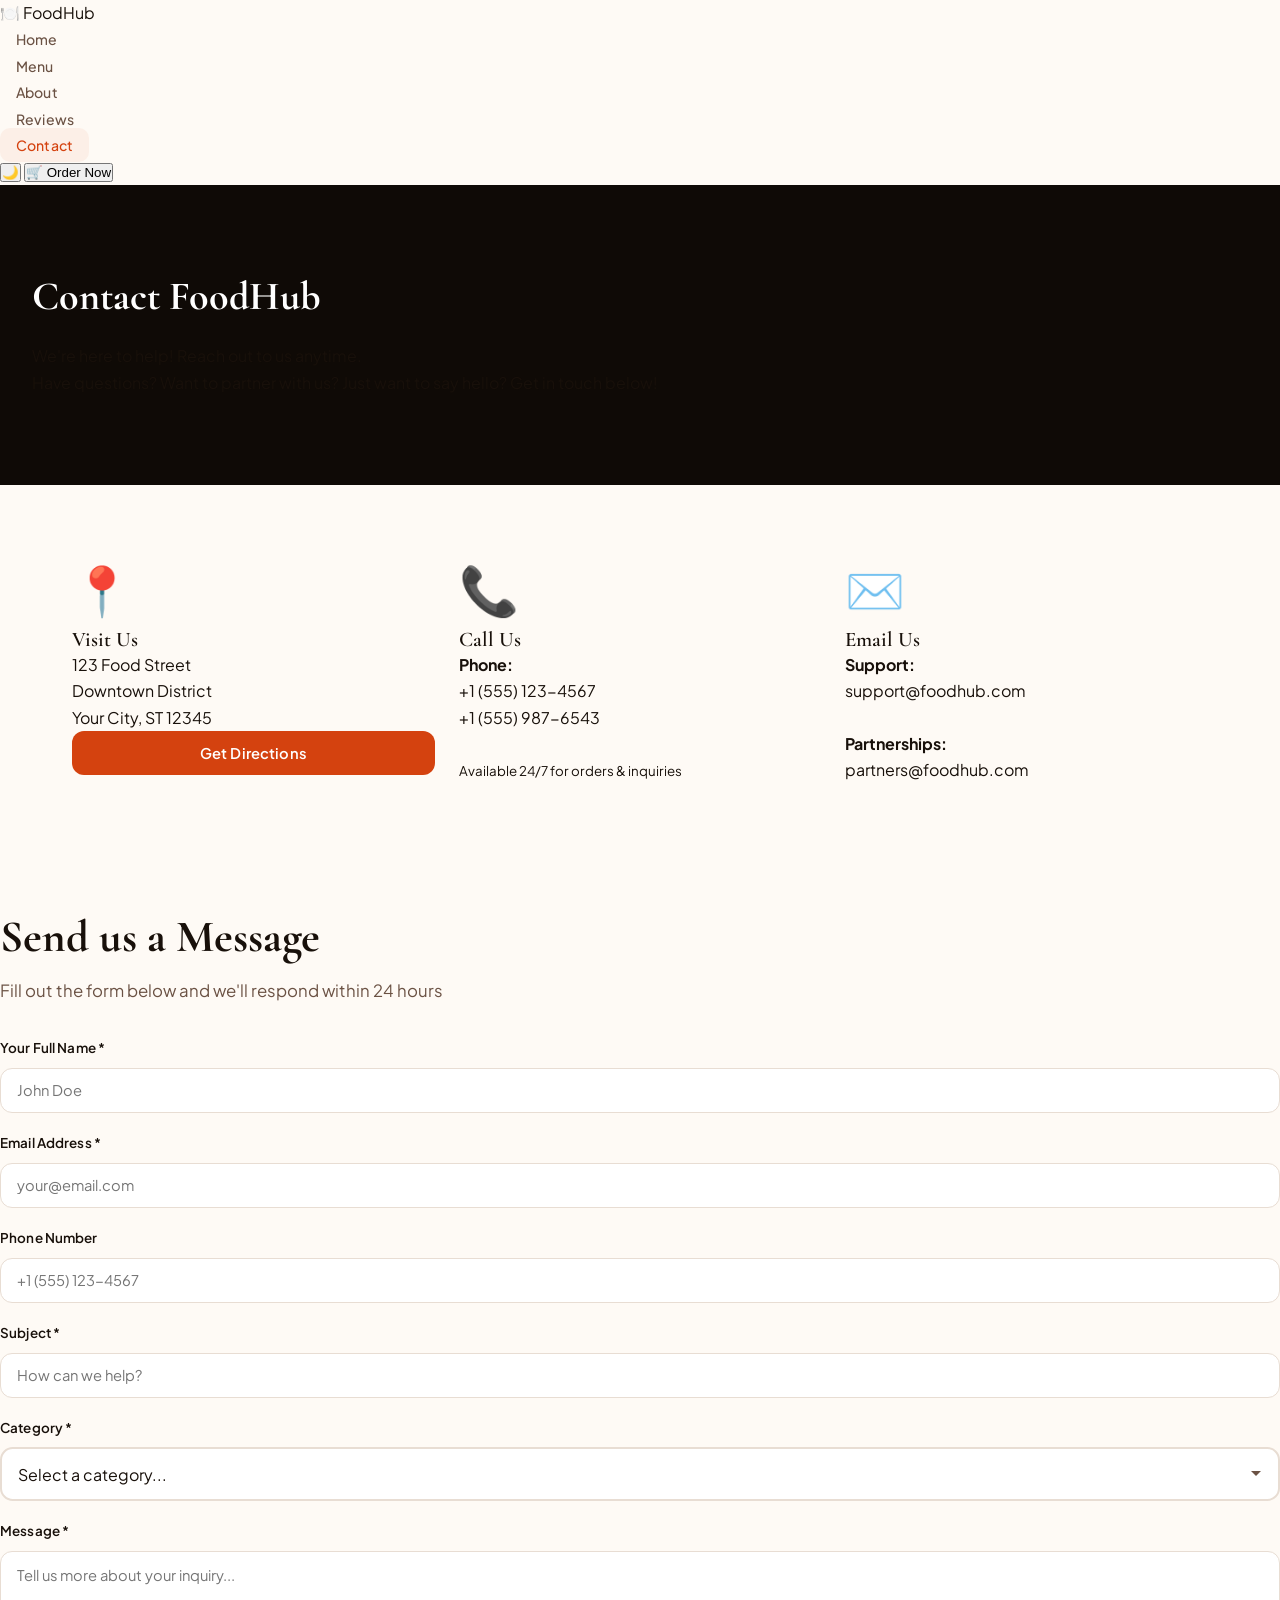
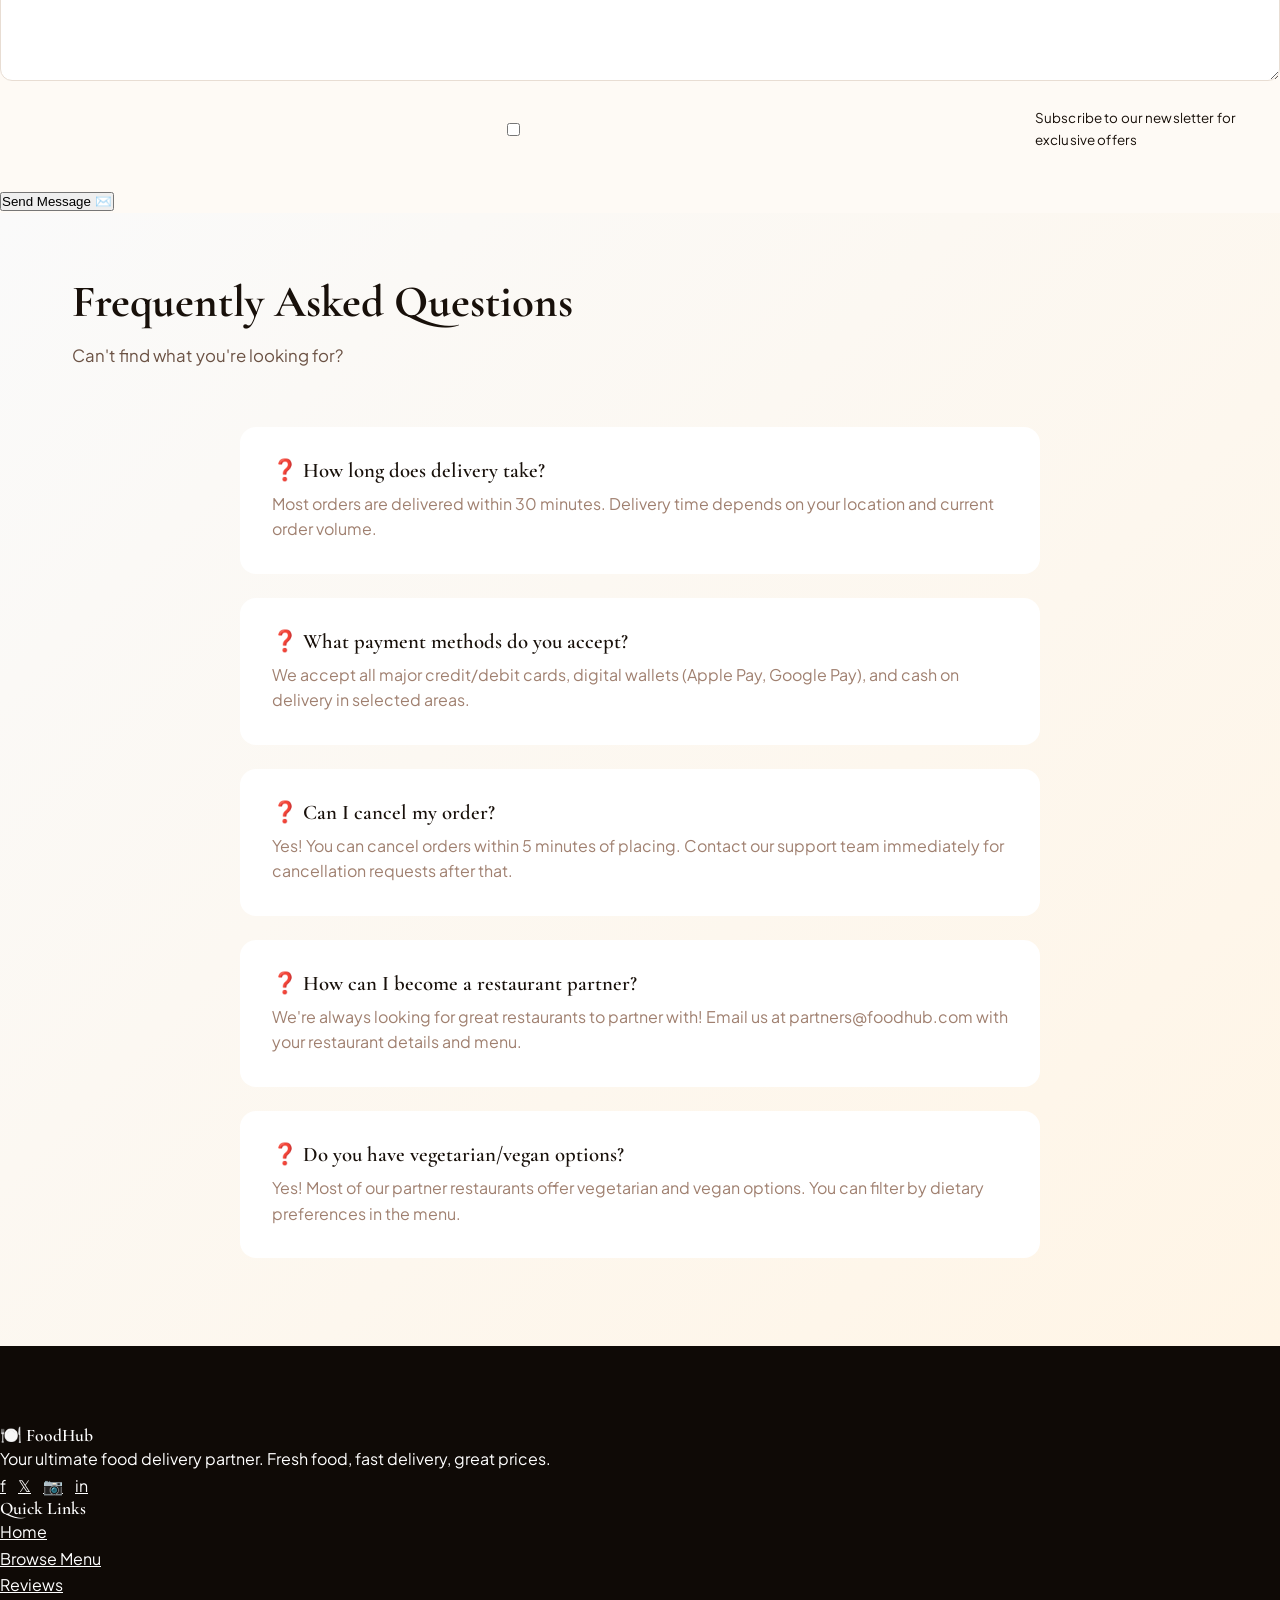
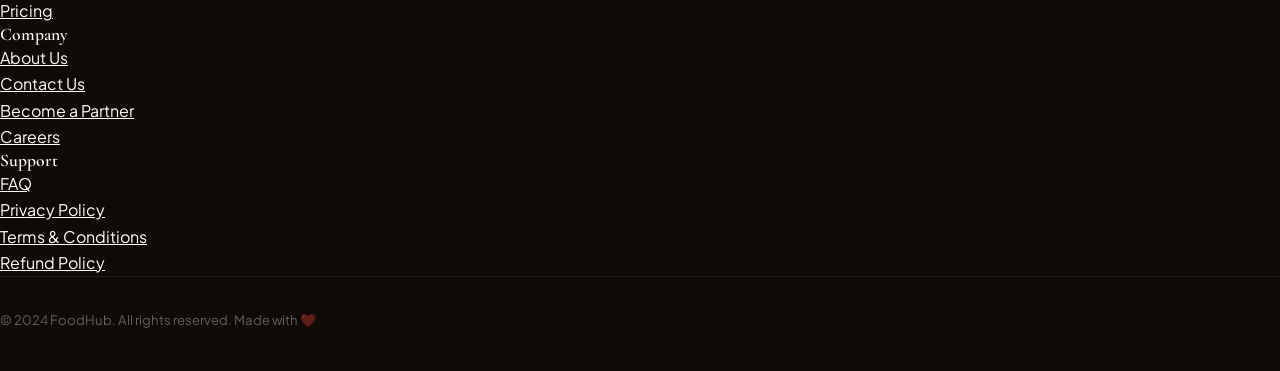
<file: contact.html>
<!DOCTYPE html>
<html lang="en">
<head>
    <meta charset="UTF-8">
    <meta name="viewport" content="width=device-width, initial-scale=1.0">
    <title>Contact Us - FoodHub</title>
    <link rel="stylesheet" href="styles.css">
    <link href="https://fonts.googleapis.com/css2?family=Poppins:wght@400;600;700;800&family=Inter:wght@400;500;600;700&display=swap" rel="stylesheet">
</head>
<body>
    <!-- ===============================================
         NAVBAR
         =============================================== -->
    <nav class="navbar">
        <div class="nav-container">
            <div class="logo">
                <span class="logo-icon">🍽️</span>
                <span>FoodHub</span>
            </div>
            <ul class="nav-menu">
                <li><a href="index.html#home" class="nav-link">Home</a></li>
                <li><a href="index.html#menu" class="nav-link">Menu</a></li>
                <li><a href="index.html#about" class="nav-link">About</a></li>
                <li><a href="index.html#testimonials" class="nav-link">Reviews</a></li>
                <li><a href="#contact" class="nav-link active">Contact</a></li>
            </ul>
            <button class="theme-toggle" onclick="toggleDarkMode()" title="Toggle dark mode">🌙</button>
            <button class="order-btn" onclick="location.href='index.html#menu'">🛒 Order Now</button>
        </div>
    </nav>

    <!-- ===============================================
         PAGE HEADER
         =============================================== -->
    <section class="hero" style="min-height: 300px; padding: 3rem 2rem;">
        <div class="hero-container">
            <div class="hero-content">
                <h1 class="hero-title" style="font-size: 2.5rem;">Contact FoodHub</h1>
                <p class="hero-subtitle">We're here to help! Reach out to us anytime.</p>
                <p class="hero-subtitle" style="font-size: 1rem;">Have questions? Want to partner with us? Just want to say hello? Get in touch below!</p>
            </div>
        </div>
    </section>

    <!-- ===============================================
         CONTACT INFO CARDS
         =============================================== -->
    <section style="background: var(--bg-white); padding: 4rem 2rem;">
        <div class="container">
            <div class="menu-grid" style="grid-template-columns: repeat(auto-fit, minmax(250px, 1fr)); margin-bottom: 4rem;">
                <div class="menu-item">
                    <span class="item-image" style="font-size: 3rem;">📍</span>
                    <h3>Visit Us</h3>
                    <p class="item-description">
                        123 Food Street<br>
                        Downtown District<br>
                        Your City, ST 12345
                    </p>
                    <button class="btn btn-primary" style="width: 100%;">Get Directions</button>
                </div>

                <div class="menu-item">
                    <span class="item-image" style="font-size: 3rem;">📞</span>
                    <h3>Call Us</h3>
                    <p class="item-description">
                        <strong>Phone:</strong><br>
                        +1 (555) 123-4567<br>
                        +1 (555) 987-6543<br>
                        <br>
                        <small>Available 24/7 for orders & inquiries</small>
                    </p>
                </div>

                <div class="menu-item">
                    <span class="item-image" style="font-size: 3rem;">✉️</span>
                    <h3>Email Us</h3>
                    <p class="item-description">
                        <strong>Support:</strong><br>
                        support@foodhub.com<br>
                        <br>
                        <strong>Partnerships:</strong><br>
                        partners@foodhub.com
                    </p>
                </div>
            </div>
        </div>
    </section>

    <!-- ===============================================
         CONTACT FORM
         =============================================== -->
    <section class="contact" id="contact">
        <div class="contact-container">
            <div class="section-header" style="margin-bottom: 2rem;">
                <h2>Send us a Message</h2>
                <p>Fill out the form below and we'll respond within 24 hours</p>
            </div>

            <form id="contactForm" onsubmit="handleSubmit(event)">
                <div class="form-group">
                    <label for="name">Your Full Name *</label>
                    <input type="text" id="name" name="name" placeholder="John Doe" minlength="2" maxlength="50" required>
                    <div class="form-error">Please enter a valid name (2-50 characters)</div>
                </div>

                <div class="form-group">
                    <label for="email">Email Address *</label>
                    <input type="email" id="email" name="email" placeholder="your@email.com" required>
                    <div class="form-error">Please enter a valid email address</div>
                </div>

                <div class="form-group">
                    <label for="phone">Phone Number</label>
                    <input type="tel" id="phone" name="phone" placeholder="+1 (555) 123-4567">
                    <div class="form-error">Please enter a valid phone number</div>
                </div>

                <div class="form-group">
                    <label for="subject">Subject *</label>
                    <input type="text" id="subject" name="subject" placeholder="How can we help?" minlength="5" maxlength="100" required>
                    <div class="form-error">Please enter a subject (5-100 characters)</div>
                </div>

                <div class="form-group">
                    <label for="category">Category *</label>
                    <select id="category" name="category" style="width: 100%; padding: 0.9rem 1rem; border: 2px solid var(--border); border-radius: 0.8rem; font-family: inherit; font-size: 1rem;" required>
                        <option value="">Select a category...</option>
                        <option value="general">General Inquiry</option>
                        <option value="support">Customer Support</option>
                        <option value="partnership">Partnership Opportunity</option>
                        <option value="feedback">Feedback</option>
                        <option value="complaint">Complaint</option>
                    </select>
                    <div class="form-error">Please select a category</div>
                </div>

                <div class="form-group">
                    <label for="message">Message *</label>
                    <textarea id="message" name="message" placeholder="Tell us more about your inquiry..." minlength="10" maxlength="1000" required></textarea>
                    <div class="form-error">Please enter your message (10-1000 characters)</div>
                </div>

                <div class="form-group" style="margin-bottom: 0;">
                    <label style="display: flex; align-items: center; gap: 0.5rem; font-weight: normal;">
                        <input type="checkbox" id="subscribe" name="subscribe">
                        <span>Subscribe to our newsletter for exclusive offers</span>
                    </label>
                </div>

                <button type="submit" class="btn-submit" style="margin-top: 2rem;">Send Message ✉️</button>
                
                <div id="successMessage" style="display: none; margin-top: 1.5rem; padding: 1.5rem; background: linear-gradient(135deg, #2ECC71, #27AE60); color: white; border-radius: 0.8rem; text-align: center; font-weight: 600;">
                    ✅ Thank you! Your message has been sent successfully. We'll get back to you soon! 🎉
                </div>

                <div id="errorMessage" style="display: none; margin-top: 1.5rem; padding: 1.5rem; background: #E74C3C; color: white; border-radius: 0.8rem; text-align: center; font-weight: 600;">
                    ❌ Oops! Something went wrong. Please check your information and try again.
                </div>
            </form>
        </div>
    </section>

    <!-- ===============================================
         FAQ SECTION
         =============================================== -->
    <section style="background: linear-gradient(135deg, #FAFAFA 0%, #FFF5E6 100%); padding: 4rem 2rem;">
        <div class="container">
            <div class="section-header">
                <h2>Frequently Asked Questions</h2>
                <p>Can't find what you're looking for?</p>
            </div>

            <div style="max-width: 800px; margin: 0 auto;">
                <div style="background: white; padding: 2rem; margin-bottom: 1.5rem; border-radius: 1rem; box-shadow: var(--shadow-md);">
                    <h3 style="color: var(--primary); margin-bottom: 0.5rem;">❓ How long does delivery take?</h3>
                    <p style="color: var(--text-light); line-height: 1.6;">Most orders are delivered within 30 minutes. Delivery time depends on your location and current order volume.</p>
                </div>

                <div style="background: white; padding: 2rem; margin-bottom: 1.5rem; border-radius: 1rem; box-shadow: var(--shadow-md);">
                    <h3 style="color: var(--primary); margin-bottom: 0.5rem;">❓ What payment methods do you accept?</h3>
                    <p style="color: var(--text-light); line-height: 1.6;">We accept all major credit/debit cards, digital wallets (Apple Pay, Google Pay), and cash on delivery in selected areas.</p>
                </div>

                <div style="background: white; padding: 2rem; margin-bottom: 1.5rem; border-radius: 1rem; box-shadow: var(--shadow-md);">
                    <h3 style="color: var(--primary); margin-bottom: 0.5rem;">❓ Can I cancel my order?</h3>
                    <p style="color: var(--text-light); line-height: 1.6;">Yes! You can cancel orders within 5 minutes of placing. Contact our support team immediately for cancellation requests after that.</p>
                </div>

                <div style="background: white; padding: 2rem; margin-bottom: 1.5rem; border-radius: 1rem; box-shadow: var(--shadow-md);">
                    <h3 style="color: var(--primary); margin-bottom: 0.5rem;">❓ How can I become a restaurant partner?</h3>
                    <p style="color: var(--text-light); line-height: 1.6;">We're always looking for great restaurants to partner with! Email us at partners@foodhub.com with your restaurant details and menu.</p>
                </div>

                <div style="background: white; padding: 2rem; margin-bottom: 1.5rem; border-radius: 1rem; box-shadow: var(--shadow-md);">
                    <h3 style="color: var(--primary); margin-bottom: 0.5rem;">❓ Do you have vegetarian/vegan options?</h3>
                    <p style="color: var(--text-light); line-height: 1.6;">Yes! Most of our partner restaurants offer vegetarian and vegan options. You can filter by dietary preferences in the menu.</p>
                </div>
            </div>
        </div>
    </section>

    <!-- ===============================================
         FOOTER
         =============================================== -->
    <footer class="footer">
        <div class="footer-content">
            <div class="footer-section">
                <h4>🍽️ FoodHub</h4>
                <p>Your ultimate food delivery partner. Fresh food, fast delivery, great prices.</p>
                <div class="social-links">
                    <a href="#" title="Facebook">f</a>
                    <a href="#" title="Twitter">𝕏</a>
                    <a href="#" title="Instagram">📷</a>
                    <a href="#" title="LinkedIn">in</a>
                </div>
            </div>

            <div class="footer-section">
                <h4>Quick Links</h4>
                <ul>
                    <li><a href="index.html#home">Home</a></li>
                    <li><a href="index.html#menu">Browse Menu</a></li>
                    <li><a href="index.html#testimonials">Reviews</a></li>
                    <li><a href="index.html#pricing">Pricing</a></li>
                </ul>
            </div>

            <div class="footer-section">
                <h4>Company</h4>
                <ul>
                    <li><a href="#">About Us</a></li>
                    <li><a href="#">Contact Us</a></li>
                    <li><a href="#">Become a Partner</a></li>
                    <li><a href="#">Careers</a></li>
                </ul>
            </div>

            <div class="footer-section">
                <h4>Support</h4>
                <ul>
                    <li><a href="#">FAQ</a></li>
                    <li><a href="#">Privacy Policy</a></li>
                    <li><a href="#">Terms & Conditions</a></li>
                    <li><a href="#">Refund Policy</a></li>
                </ul>
            </div>
        </div>

        <div class="footer-bottom">
            <p>&copy; 2024 FoodHub. All rights reserved. Made with ❤️</p>
        </div>
    </footer>

    <!-- ===============================================
         SCRIPTS
         =============================================== -->
    <script>
        // Dark Mode Toggle
        function toggleDarkMode() {
            document.body.classList.toggle('dark-mode');
            localStorage.setItem('darkMode', document.body.classList.contains('dark-mode'));
        }

        // Load dark mode preference
        if (localStorage.getItem('darkMode') === 'true') {
            document.body.classList.add('dark-mode');
        }

        // Advanced Form Validation
        function validateForm() {
            const fields = {
                'name': { min: 2, max: 50, type: 'text' },
                'email': { type: 'email' },
                'phone': { type: 'tel', optional: true },
                'subject': { min: 5, max: 100, type: 'text' },
                'category': { type: 'select' },
                'message': { min: 10, max: 1000, type: 'text' }
            };

            let isValid = true;

            Object.keys(fields).forEach(fieldId => {
                const input = document.getElementById(fieldId);
                const group = input.closest('.form-group');
                const field = fields[fieldId];

                if (!input.value.trim()) {
                    if (!field.optional) {
                        group.classList.add('error');
                        isValid = false;
                    } else {
                        group.classList.remove('error');
                    }
                    return;
                }

                group.classList.remove('error');

                // Email validation
                if (field.type === 'email') {
                    if (!isValidEmail(input.value)) {
                        group.classList.add('error');
                        isValid = false;
                    }
                }

                // Phone validation (optional but validate if provided)
                if (field.type === 'tel' && input.value.trim() && !isValidPhone(input.value)) {
                    group.classList.add('error');
                    isValid = false;
                }

                // Length validation
                if (field.min && input.value.length < field.min) {
                    group.classList.add('error');
                    isValid = false;
                }
                if (field.max && input.value.length > field.max) {
                    group.classList.add('error');
                    isValid = false;
                }
            });

            return isValid;
        }

        function isValidEmail(email) {
            const regex = /^[^\s@]+@[^\s@]+\.[^\s@]+$/;
            return regex.test(email);
        }

        function isValidPhone(phone) {
            const regex = /^[\d\s\-\+\(\)]{10,}$/;
            return regex.test(phone);
        }

        function handleSubmit(e) {
            e.preventDefault();

            const successMsg = document.getElementById('successMessage');
            const errorMsg = document.getElementById('errorMessage');

            successMsg.style.display = 'none';
            errorMsg.style.display = 'none';

            if (validateForm()) {
                const form = document.getElementById('contactForm');
                const formData = new FormData(form);
                const data = Object.fromEntries(formData);

                // Simulate form submission (in real app, send to server)
                console.log('Form submitted:', data);

                form.style.display = 'none';
                successMsg.style.display = 'block';

                setTimeout(() => {
                    form.reset();
                    form.style.display = 'block';
                    successMsg.style.display = 'none';
                }, 3000);
            } else {
                errorMsg.style.display = 'block';
                setTimeout(() => {
                    errorMsg.style.display = 'none';
                }, 3000);
            }
        }

        // Real-time form validation
        ['name', 'email', 'subject', 'message'].forEach(fieldId => {
            document.getElementById(fieldId)?.addEventListener('blur', (e) => {
                const input = e.target;
                const group = input.closest('.form-group');
                
                if (!input.value.trim()) {
                    group.classList.add('error');
                } else if (fieldId === 'email' && !isValidEmail(input.value)) {
                    group.classList.add('error');
                } else {
                    group.classList.remove('error');
                }
            });
        });

        // Select styling for dark mode
        document.getElementById('category').addEventListener('change', function() {
            if (this.value) {
                this.closest('.form-group').classList.remove('error');
            }
        });
    </script>
</body>
</html>
</file>
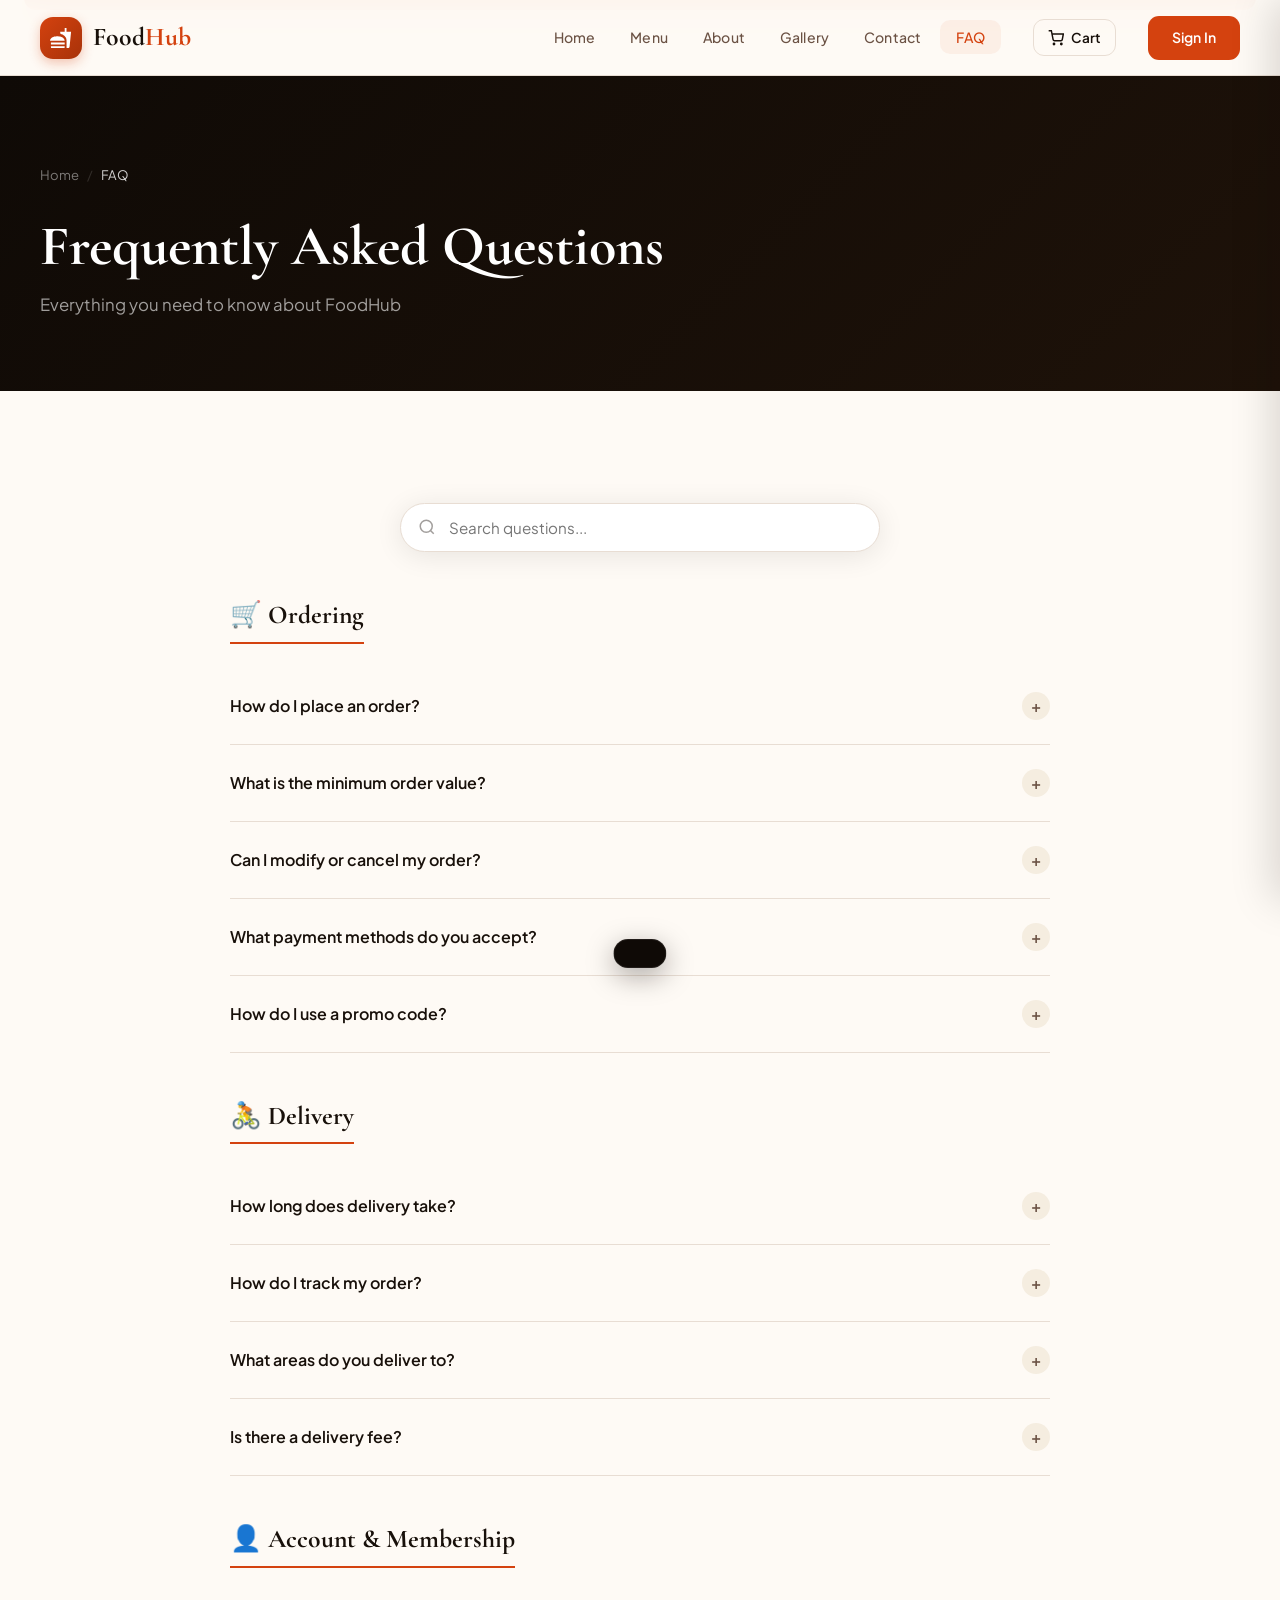
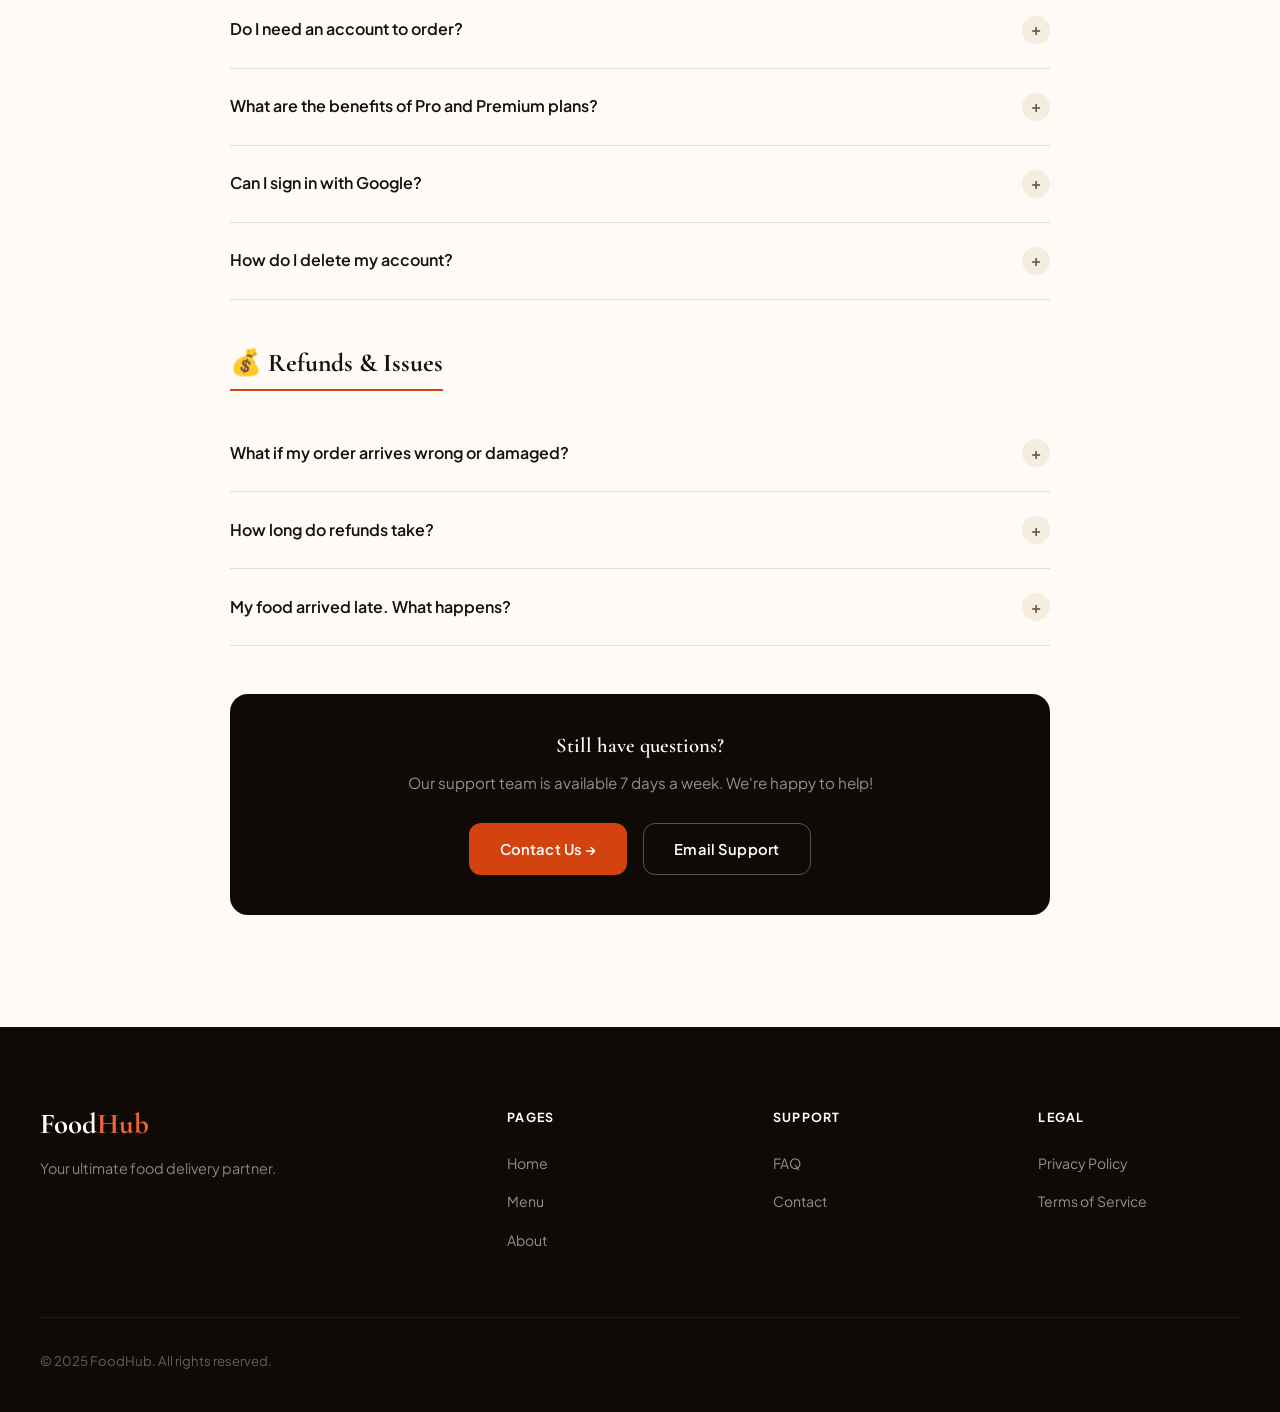
<file: faq.html>
<!DOCTYPE html>
<html lang="en">
<head>
  <meta charset="UTF-8">
  <meta name="viewport" content="width=device-width, initial-scale=1.0">
  <title>FAQ — FoodHub</title>
  <link rel="stylesheet" href="styles.css">
  <link rel="icon" href="data:image/svg+xml,<svg xmlns='http://www.w3.org/2000/svg' viewBox='0 0 100 100'><text y='.9em' font-size='90'>🍽️</text></svg>">
</head>
<body>
<script src="nav.js"></script>
<script>injectNav('faq');</script>

<div class="page-hero">
  <div class="container">
    <div class="breadcrumb">
      <a href="index.html">Home</a><span class="breadcrumb-sep">/</span>
      <span style="color:rgba(255,255,255,0.8)">FAQ</span>
    </div>
    <h1>Frequently Asked Questions</h1>
    <p>Everything you need to know about FoodHub</p>
  </div>
</div>

<section class="section bg-cream">
  <div class="container">
    <div style="max-width:820px;margin:0 auto">

      <!-- Search FAQ -->
      <div style="margin-bottom:3rem;text-align:center">
        <div style="position:relative;max-width:480px;margin:0 auto">
          <input type="text" id="faqSearch" placeholder="Search questions..." oninput="searchFaq(this.value)" style="width:100%;padding:0.9rem 1rem 0.9rem 3rem;border:1.5px solid var(--border);border-radius:50px;font-family:inherit;font-size:0.95rem;outline:none;transition:var(--trans);box-shadow:var(--shadow)">
          <svg style="position:absolute;left:1.1rem;top:50%;transform:translateY(-50%);opacity:0.4" width="18" height="18" viewBox="0 0 24 24" fill="none" stroke="currentColor" stroke-width="2"><circle cx="11" cy="11" r="8"/><path d="m21 21-4.35-4.35"/></svg>
        </div>
      </div>

      <!-- Ordering -->
      <div style="margin-bottom:3rem">
        <h2 style="font-size:1.6rem;margin-bottom:1.5rem;padding-bottom:0.75rem;border-bottom:2px solid var(--brand);display:inline-block">🛒 Ordering</h2>
        <div class="faq-list">
          <div class="faq-item">
            <div class="faq-question" onclick="toggleFaq(this)">
              How do I place an order?
              <span class="faq-icon">+</span>
            </div>
            <div class="faq-answer">
              <div class="faq-answer-inner">Browse our menu, add items to your cart, and click "Place Order". You can checkout as a guest or sign in for a faster experience with saved addresses and order history.</div>
            </div>
          </div>
          <div class="faq-item">
            <div class="faq-question" onclick="toggleFaq(this)">
              What is the minimum order value?
              <span class="faq-icon">+</span>
            </div>
            <div class="faq-answer">
              <div class="faq-answer-inner">There is no minimum order value. However, orders under $20 will incur a delivery fee of $3.99. Orders of $20 or more receive free delivery automatically — no coupon needed.</div>
            </div>
          </div>
          <div class="faq-item">
            <div class="faq-question" onclick="toggleFaq(this)">
              Can I modify or cancel my order?
              <span class="faq-icon">+</span>
            </div>
            <div class="faq-answer">
              <div class="faq-answer-inner">You can modify or cancel your order within 5 minutes of placing it. After that, the restaurant has already started preparing your food. Contact our support team immediately at support@foodhub.com if you need help.</div>
            </div>
          </div>
          <div class="faq-item">
            <div class="faq-question" onclick="toggleFaq(this)">
              What payment methods do you accept?
              <span class="faq-icon">+</span>
            </div>
            <div class="faq-answer">
              <div class="faq-answer-inner">We accept all major credit/debit cards (Visa, Mastercard, Amex), PayPal, Apple Pay, Google Pay, and cash on delivery (in select areas). All online payments are secured with SSL encryption.</div>
            </div>
          </div>
          <div class="faq-item">
            <div class="faq-question" onclick="toggleFaq(this)">
              How do I use a promo code?
              <span class="faq-icon">+</span>
            </div>
            <div class="faq-answer">
              <div class="faq-answer-inner">Enter your promo code in the "Promo Code" field at checkout. The discount will be applied automatically. Promo codes cannot be combined with other offers. Your first-order code is <strong>WELCOME20</strong> for 20% off.</div>
            </div>
          </div>
        </div>
      </div>

      <!-- Delivery -->
      <div style="margin-bottom:3rem">
        <h2 style="font-size:1.6rem;margin-bottom:1.5rem;padding-bottom:0.75rem;border-bottom:2px solid var(--brand);display:inline-block">🚴 Delivery</h2>
        <div class="faq-list">
          <div class="faq-item">
            <div class="faq-question" onclick="toggleFaq(this)">
              How long does delivery take?
              <span class="faq-icon">+</span>
            </div>
            <div class="faq-answer">
              <div class="faq-answer-inner">Our average delivery time is 28 minutes. We guarantee delivery within 30 minutes or your next order's delivery fee is free. Times may vary during peak hours or bad weather.</div>
            </div>
          </div>
          <div class="faq-item">
            <div class="faq-question" onclick="toggleFaq(this)">
              How do I track my order?
              <span class="faq-icon">+</span>
            </div>
            <div class="faq-answer">
              <div class="faq-answer-inner">After placing your order, you'll receive a confirmation email with a tracking link. You can also track your order in real-time directly from the order confirmation page. You'll receive SMS updates at key stages.</div>
            </div>
          </div>
          <div class="faq-item">
            <div class="faq-question" onclick="toggleFaq(this)">
              What areas do you deliver to?
              <span class="faq-icon">+</span>
            </div>
            <div class="faq-answer">
              <div class="faq-answer-inner">We currently deliver across New York City (all 5 boroughs), with expansion to New Jersey and Connecticut planned for Q1 2026. Enter your address at checkout to confirm delivery availability in your area.</div>
            </div>
          </div>
          <div class="faq-item">
            <div class="faq-question" onclick="toggleFaq(this)">
              Is there a delivery fee?
              <span class="faq-icon">+</span>
            </div>
            <div class="faq-answer">
              <div class="faq-answer-inner">Standard delivery is $3.99 for orders under $20. Orders over $20 get free delivery. Pro members get free delivery on all orders over $15, and Premium members enjoy unlimited free delivery on every order.</div>
            </div>
          </div>
        </div>
      </div>

      <!-- Account -->
      <div style="margin-bottom:3rem">
        <h2 style="font-size:1.6rem;margin-bottom:1.5rem;padding-bottom:0.75rem;border-bottom:2px solid var(--brand);display:inline-block">👤 Account & Membership</h2>
        <div class="faq-list">
          <div class="faq-item">
            <div class="faq-question" onclick="toggleFaq(this)">
              Do I need an account to order?
              <span class="faq-icon">+</span>
            </div>
            <div class="faq-answer">
              <div class="faq-answer-inner">No account is required for guest checkout. However, creating a free account lets you track order history, save favorite addresses, reorder quickly, and access exclusive member discounts.</div>
            </div>
          </div>
          <div class="faq-item">
            <div class="faq-question" onclick="toggleFaq(this)">
              What are the benefits of Pro and Premium plans?
              <span class="faq-icon">+</span>
            </div>
            <div class="faq-answer">
              <div class="faq-answer-inner">Pro members ($9.99/mo) get 20% off all orders, free delivery on $15+, and priority support. Premium members ($19.99/mo) enjoy 30% off, unlimited free delivery, VIP 24/7 support, birthday rewards and cashback on every order.</div>
            </div>
          </div>
          <div class="faq-item">
            <div class="faq-question" onclick="toggleFaq(this)">
              Can I sign in with Google?
              <span class="faq-icon">+</span>
            </div>
            <div class="faq-answer">
              <div class="faq-answer-inner">Yes! You can sign in or register using your Google account for a faster, more secure experience. Click "Continue with Google" on the Sign In page. Your Google profile information is never shared with third parties.</div>
            </div>
          </div>
          <div class="faq-item">
            <div class="faq-question" onclick="toggleFaq(this)">
              How do I delete my account?
              <span class="faq-icon">+</span>
            </div>
            <div class="faq-answer">
              <div class="faq-answer-inner">You can request account deletion by emailing privacy@foodhub.com. We'll process your request within 30 days in accordance with our Privacy Policy and applicable data protection laws.</div>
            </div>
          </div>
        </div>
      </div>

      <!-- Refunds -->
      <div style="margin-bottom:3rem">
        <h2 style="font-size:1.6rem;margin-bottom:1.5rem;padding-bottom:0.75rem;border-bottom:2px solid var(--brand);display:inline-block">💰 Refunds & Issues</h2>
        <div class="faq-list">
          <div class="faq-item">
            <div class="faq-question" onclick="toggleFaq(this)">
              What if my order arrives wrong or damaged?
              <span class="faq-icon">+</span>
            </div>
            <div class="faq-answer">
              <div class="faq-answer-inner">We're sorry! Take a photo and contact us within 2 hours of delivery at support@foodhub.com or via live chat. We'll investigate immediately and offer a full refund, replacement, or credit — whichever you prefer.</div>
            </div>
          </div>
          <div class="faq-item">
            <div class="faq-question" onclick="toggleFaq(this)">
              How long do refunds take?
              <span class="faq-icon">+</span>
            </div>
            <div class="faq-answer">
              <div class="faq-answer-inner">Approved refunds are processed within 24 hours to your original payment method. Bank processing may take an additional 3–5 business days depending on your bank. FoodHub credits are instant.</div>
            </div>
          </div>
          <div class="faq-item">
            <div class="faq-question" onclick="toggleFaq(this)">
              My food arrived late. What happens?
              <span class="faq-icon">+</span>
            </div>
            <div class="faq-answer">
              <div class="faq-answer-inner">If your order exceeds our 30-minute guarantee, your next order's delivery fee is automatically waived. If it's significantly late (over 45 minutes), contact support and we'll apply a discount credit to your account immediately.</div>
            </div>
          </div>
        </div>
      </div>

      <!-- CTA -->
      <div style="background:var(--dark);border-radius:var(--radius);padding:2.5rem;text-align:center">
        <h3 style="color:white;margin-bottom:0.75rem">Still have questions?</h3>
        <p style="color:rgba(255,255,255,0.55);margin-bottom:1.75rem;font-size:0.95rem">Our support team is available 7 days a week. We're happy to help!</p>
        <div style="display:flex;gap:1rem;justify-content:center;flex-wrap:wrap">
          <a href="contact.html" class="btn btn-primary">Contact Us →</a>
          <a href="mailto:support@foodhub.com" class="btn btn-outline" style="color:white;border-color:rgba(255,255,255,0.3)">Email Support</a>
        </div>
      </div>
    </div>
  </div>
</section>

<footer class="footer">
  <div class="container">
    <div class="footer-grid">
      <div class="footer-brand"><h4>Food<span>Hub</span></h4><p>Your ultimate food delivery partner.</p></div>
      <div class="footer-col"><h5>Pages</h5><ul><li><a href="index.html">Home</a></li><li><a href="menu.html">Menu</a></li><li><a href="about.html">About</a></li></ul></div>
      <div class="footer-col"><h5>Support</h5><ul><li><a href="faq.html">FAQ</a></li><li><a href="contact.html">Contact</a></li></ul></div>
      <div class="footer-col"><h5>Legal</h5><ul><li><a href="privacy.html">Privacy Policy</a></li><li><a href="terms.html">Terms of Service</a></li></ul></div>
    </div>
    <div class="footer-bottom"><p>&copy; 2025 FoodHub. All rights reserved.</p></div>
  </div>
</footer>

<script src="app.js"></script>
<script>
function toggleFaq(el) {
  const item = el.closest('.faq-item');
  const isOpen = item.classList.contains('open');
  document.querySelectorAll('.faq-item.open').forEach(i => i.classList.remove('open'));
  if (!isOpen) item.classList.add('open');
}

function searchFaq(query) {
  const q = query.toLowerCase().trim();
  document.querySelectorAll('.faq-item').forEach(item => {
    const text = item.textContent.toLowerCase();
    item.style.display = (!q || text.includes(q)) ? '' : 'none';
  });
}
</script>
</body>
</html>
</file>
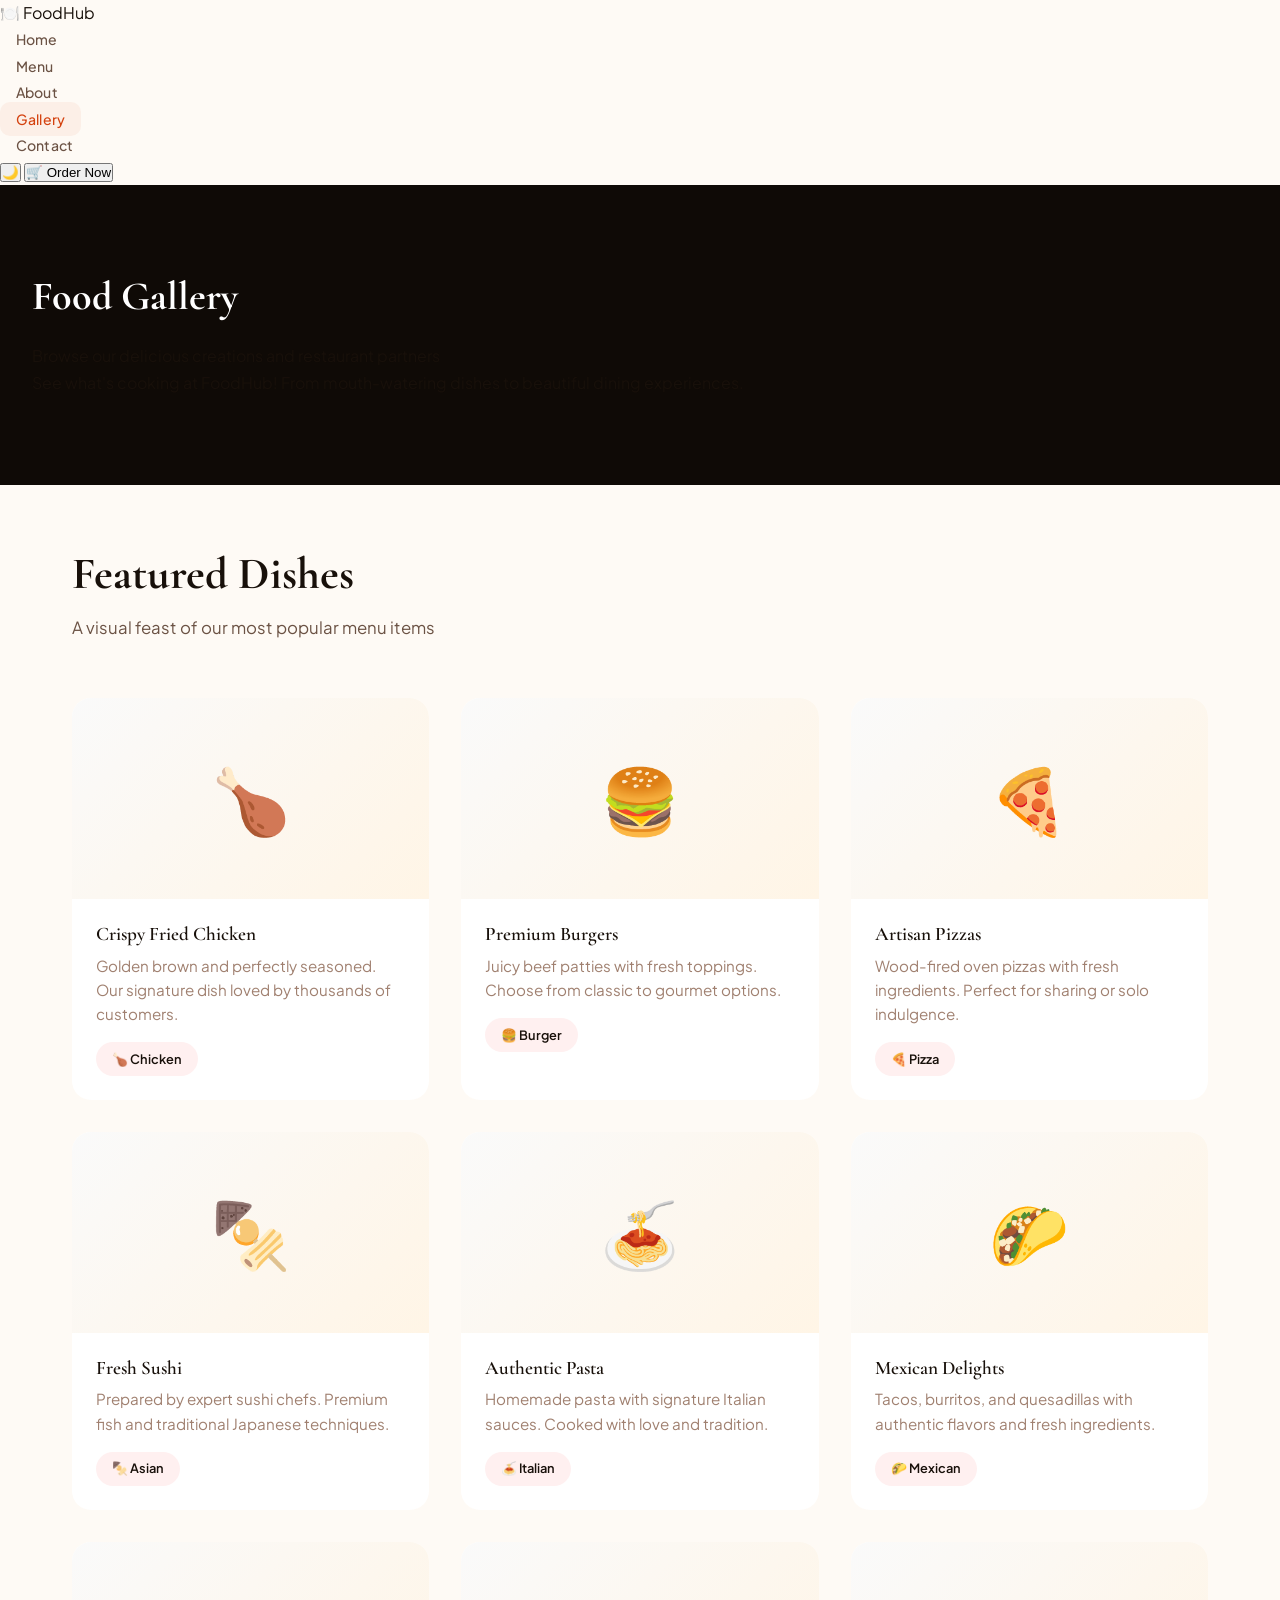
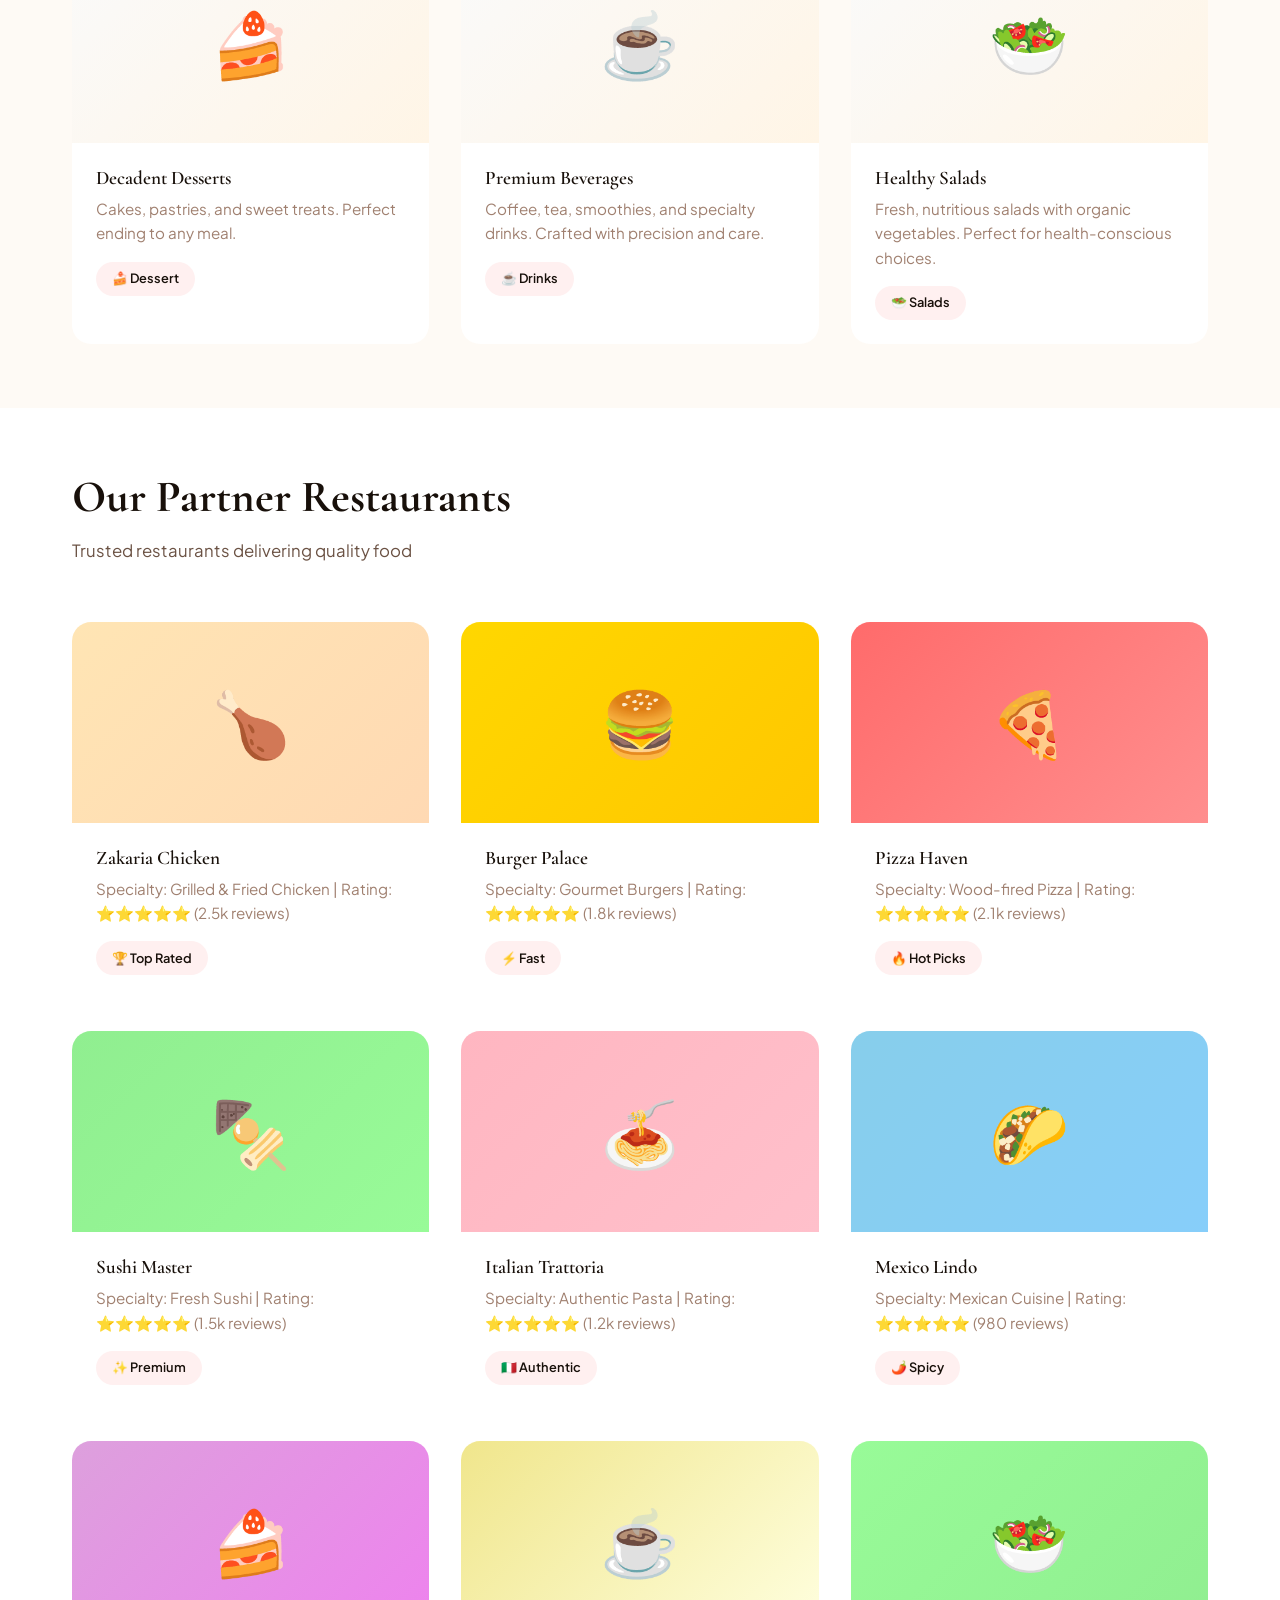
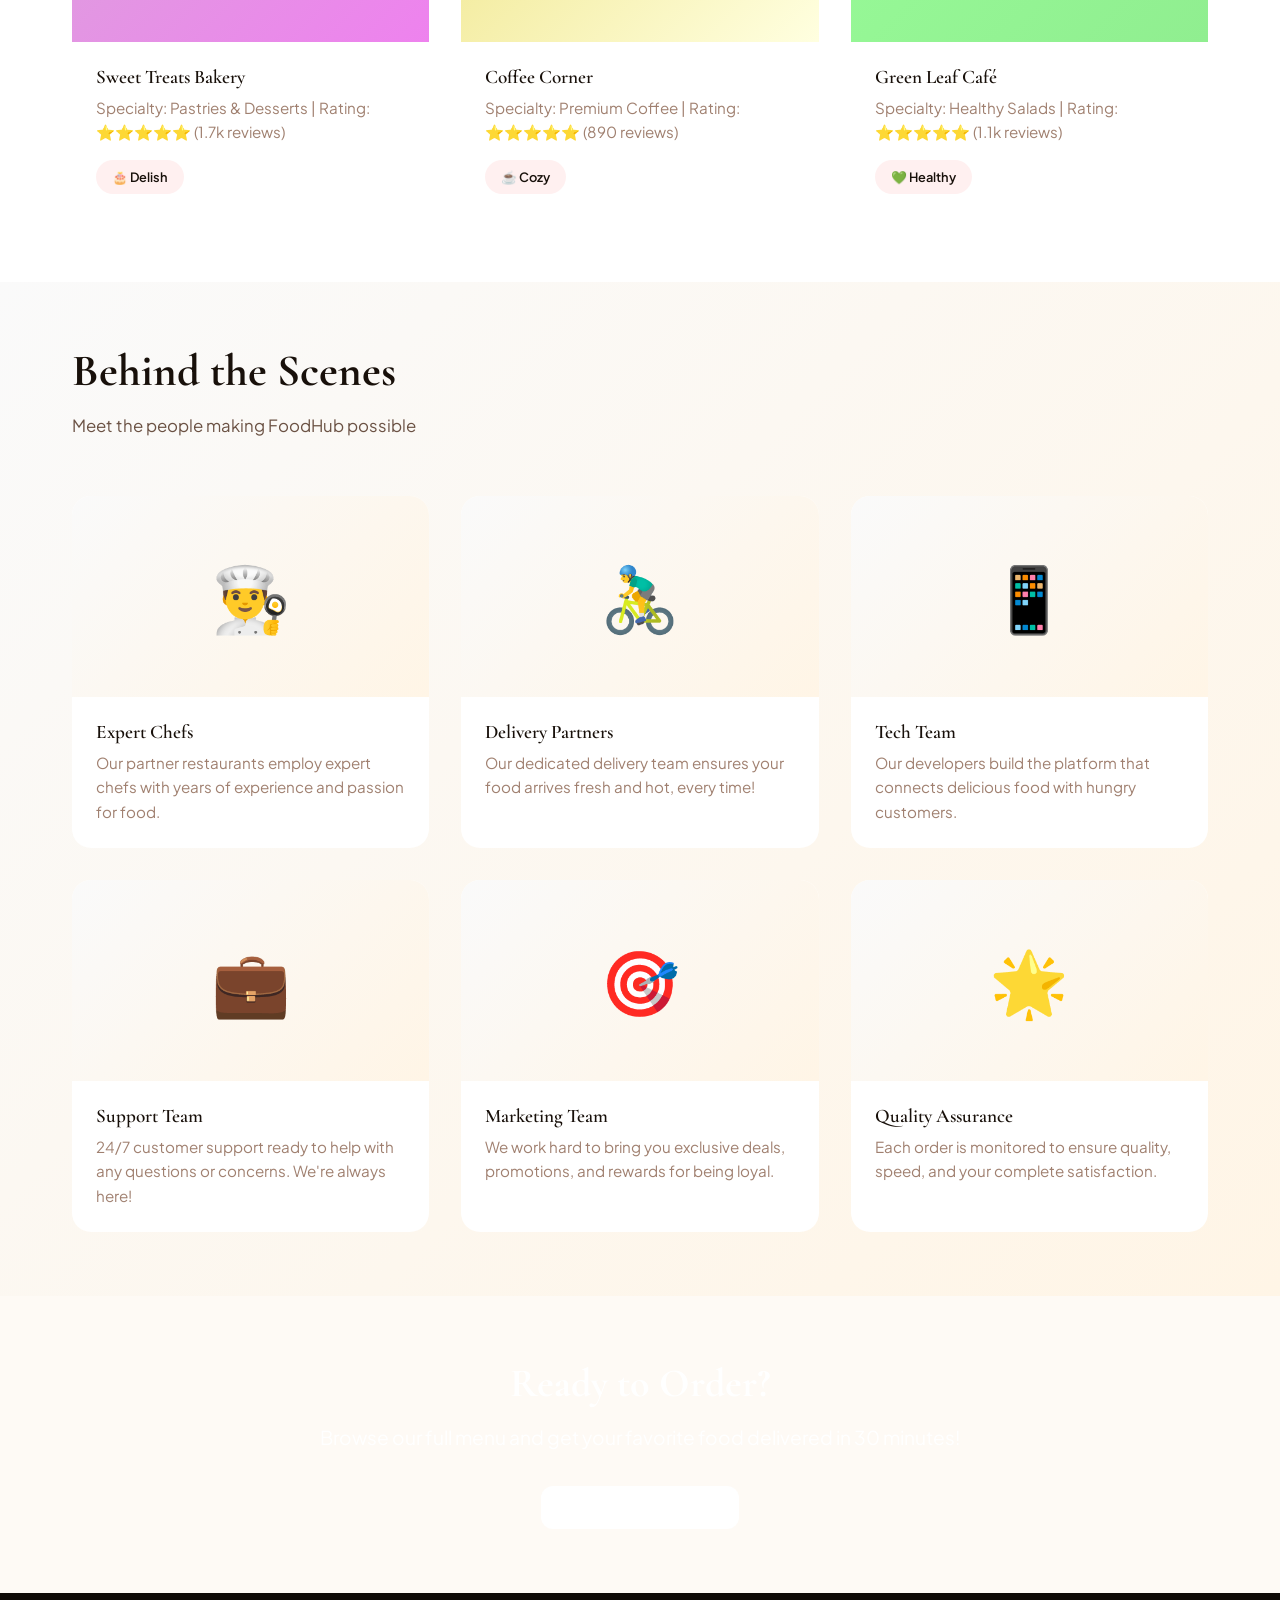
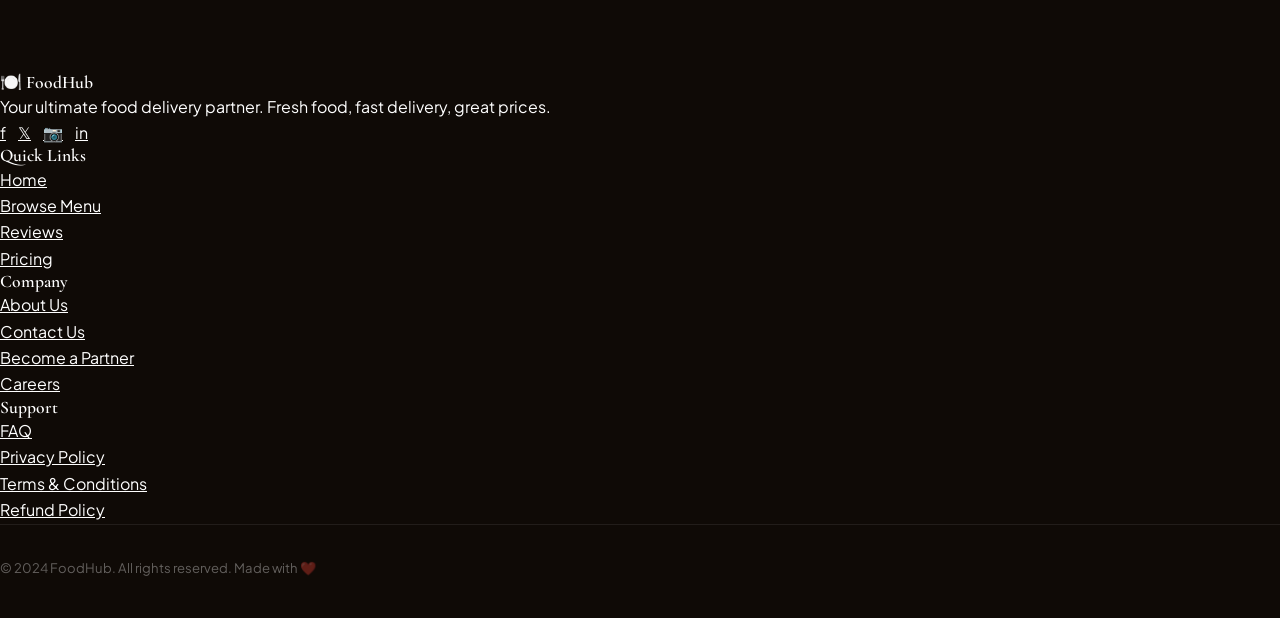
<file: gallery.html>
<!DOCTYPE html>
<html lang="en">
<head>
    <meta charset="UTF-8">
    <meta name="viewport" content="width=device-width, initial-scale=1.0">
    <title>Gallery - FoodHub | See Our Food & Restaurants</title>
    <link rel="stylesheet" href="styles.css">
    <link href="https://fonts.googleapis.com/css2?family=Poppins:wght@400;600;700;800&family=Inter:wght@400;500;600;700&display=swap" rel="stylesheet">
    <style>
        .gallery-grid {
            display: grid;
            grid-template-columns: repeat(auto-fit, minmax(280px, 1fr));
            gap: 2rem;
        }

        .gallery-card {
            background: white;
            border-radius: 1.2rem;
            overflow: hidden;
            box-shadow: var(--shadow-md);
            transition: all 0.3s ease;
            cursor: pointer;
        }

        .gallery-card:hover {
            transform: translateY(-10px);
            box-shadow: var(--shadow-lg);
        }

        .gallery-image {
            width: 100%;
            aspect-ratio: 16 / 9;
            background: linear-gradient(135deg, #FAFAFA, #FFF5E6);
            display: flex;
            align-items: center;
            justify-content: center;
            font-size: 4rem;
        }

        .gallery-content {
            padding: 1.5rem;
        }

        .gallery-content h3 {
            color: var(--text-dark);
            margin-bottom: 0.5rem;
            font-size: 1.2rem;
        }

        .gallery-content p {
            color: var(--text-light);
            font-size: 0.95rem;
            line-height: 1.6;
        }

        .gallery-tag {
            display: inline-block;
            background: rgba(255, 107, 107, 0.1);
            color: var(--primary);
            padding: 0.4rem 1rem;
            border-radius: 50px;
            font-size: 0.8rem;
            font-weight: 600;
            margin-top: 1rem;
        }

        body.dark-mode .gallery-card {
            background: var(--bg-card-dark);
        }

        body.dark-mode .gallery-content h3 {
            color: var(--text-white);
        }
    </style>
</head>
<body>
    <!-- ===============================================
         NAVBAR
         =============================================== -->
    <nav class="navbar">
        <div class="nav-container">
            <div class="logo">
                <span class="logo-icon">🍽️</span>
                <span>FoodHub</span>
            </div>
            <ul class="nav-menu">
                <li><a href="index.html#home" class="nav-link">Home</a></li>
                <li><a href="menu.html" class="nav-link">Menu</a></li>
                <li><a href="about.html" class="nav-link">About</a></li>
                <li><a href="#gallery" class="nav-link active">Gallery</a></li>
                <li><a href="contact.html" class="nav-link">Contact</a></li>
            </ul>
            <button class="theme-toggle" onclick="toggleDarkMode()" title="Toggle dark mode">🌙</button>
            <button class="order-btn" onclick="location.href='menu.html'">🛒 Order Now</button>
        </div>
    </nav>

    <!-- ===============================================
         PAGE HEADER
         =============================================== -->
    <section class="hero" style="min-height: 300px; padding: 3rem 2rem;">
        <div class="hero-container">
            <div class="hero-content">
                <h1 class="hero-title" style="font-size: 2.5rem;">Food Gallery</h1>
                <p class="hero-subtitle">Browse our delicious creations and restaurant partners</p>
                <p class="hero-subtitle" style="font-size: 1rem;">See what's cooking at FoodHub! From mouth-watering dishes to beautiful dining experiences.</p>
            </div>
        </div>
    </section>

    <!-- ===============================================
         GALLERY SECTION
         =============================================== -->
    <section style="background: var(--bg-light); padding: 4rem 2rem;" id="gallery">
        <div class="container">
            <div class="section-header">
                <h2>Featured Dishes</h2>
                <p>A visual feast of our most popular menu items</p>
            </div>

            <div class="gallery-grid">
                <div class="gallery-card">
                    <div class="gallery-image">🍗</div>
                    <div class="gallery-content">
                        <h3>Crispy Fried Chicken</h3>
                        <p>Golden brown and perfectly seasoned. Our signature dish loved by thousands of customers.</p>
                        <span class="gallery-tag">🍗 Chicken</span>
                    </div>
                </div>

                <div class="gallery-card">
                    <div class="gallery-image">🍔</div>
                    <div class="gallery-content">
                        <h3>
Premium Burgers</h3>
                        <p>Juicy beef patties with fresh toppings. Choose from classic to gourmet options.</p>
                        <span class="gallery-tag">🍔 Burger</span>
                    </div>
                </div>

                <div class="gallery-card">
                    <div class="gallery-image">🍕</div>
                    <div class="gallery-content">
                        <h3>Artisan Pizzas</h3>
                        <p>Wood-fired oven pizzas with fresh ingredients. Perfect for sharing or solo indulgence.</p>
                        <span class="gallery-tag">🍕 Pizza</span>
                    </div>
                </div>

                <div class="gallery-card">
                    <div class="gallery-image">🍢</div>
                    <div class="gallery-content">
                        <h3>Fresh Sushi</h3>
                        <p>Prepared by expert sushi chefs. Premium fish and traditional Japanese techniques.</p>
                        <span class="gallery-tag">🍢 Asian</span>
                    </div>
                </div>

                <div class="gallery-card">
                    <div class="gallery-image">🍝</div>
                    <div class="gallery-content">
                        <h3>Authentic Pasta</h3>
                        <p>Homemade pasta with signature Italian sauces. Cooked with love and tradition.</p>
                        <span class="gallery-tag">🍝 Italian</span>
                    </div>
                </div>

                <div class="gallery-card">
                    <div class="gallery-image">🌮</div>
                    <div class="gallery-content">
                        <h3>Mexican Delights</h3>
                        <p>Tacos, burritos, and quesadillas with authentic flavors and fresh ingredients.</p>
                        <span class="gallery-tag">🌮 Mexican</span>
                    </div>
                </div>

                <div class="gallery-card">
                    <div class="gallery-image">🍰</div>
                    <div class="gallery-content">
                        <h3>Decadent Desserts</h3>
                        <p>Cakes, pastries, and sweet treats. Perfect ending to any meal.</p>
                        <span class="gallery-tag">🍰 Dessert</span>
                    </div>
                </div>

                <div class="gallery-card">
                    <div class="gallery-image">☕</div>
                    <div class="gallery-content">
                        <h3>Premium Beverages</h3>
                        <p>Coffee, tea, smoothies, and specialty drinks. Crafted with precision and care.</p>
                        <span class="gallery-tag">☕ Drinks</span>
                    </div>
                </div>

                <div class="gallery-card">
                    <div class="gallery-image">🥗</div>
                    <div class="gallery-content">
                        <h3>Healthy Salads</h3>
                        <p>Fresh, nutritious salads with organic vegetables. Perfect for health-conscious choices.</p>
                        <span class="gallery-tag">🥗 Salads</span>
                    </div>
                </div>
            </div>
        </div>
    </section>

    <!-- ===============================================
         RESTAURANTS SECTION
         =============================================== -->
    <section style="background: white; padding: 4rem 2rem;">
        <div class="container">
            <div class="section-header">
                <h2>Our Partner Restaurants</h2>
                <p>Trusted restaurants delivering quality food</p>
            </div>

            <div class="gallery-grid">
                <div class="gallery-card">
                    <div class="gallery-image" style="background: linear-gradient(135deg, #FFE5B4, #FFD9B3);">🍗</div>
                    <div class="gallery-content">
                        <h3>Zakaria Chicken</h3>
                        <p>Specialty: Grilled & Fried Chicken | Rating: ⭐⭐⭐⭐⭐ (2.5k reviews)</p>
                        <span class="gallery-tag">🏆 Top Rated</span>
                    </div>
                </div>

                <div class="gallery-card">
                    <div class="gallery-image" style="background: linear-gradient(135deg, #FFD700, #FFC700);">🍔</div>
                    <div class="gallery-content">
                        <h3>Burger Palace</h3>
                        <p>Specialty: Gourmet Burgers | Rating: ⭐⭐⭐⭐⭐ (1.8k reviews)</p>
                        <span class="gallery-tag">⚡ Fast</span>
                    </div>
                </div>

                <div class="gallery-card">
                    <div class="gallery-image" style="background: linear-gradient(135deg, #FF6B6B, #FF8E8E);">🍕</div>
                    <div class="gallery-content">
                        <h3>Pizza Haven</h3>
                        <p>Specialty: Wood-fired Pizza | Rating: ⭐⭐⭐⭐⭐ (2.1k reviews)</p>
                        <span class="gallery-tag">🔥 Hot Picks</span>
                    </div>
                </div>

                <div class="gallery-card">
                    <div class="gallery-image" style="background: linear-gradient(135deg, #90EE90, #98FB98);">🍢</div>
                    <div class="gallery-content">
                        <h3>Sushi Master</h3>
                        <p>Specialty: Fresh Sushi | Rating: ⭐⭐⭐⭐⭐ (1.5k reviews)</p>
                        <span class="gallery-tag">✨ Premium</span>
                    </div>
                </div>

                <div class="gallery-card">
                    <div class="gallery-image" style="background: linear-gradient(135deg, #FFB6C1, #FFC0CB);">🍝</div>
                    <div class="gallery-content">
                        <h3>Italian Trattoria</h3>
                        <p>Specialty: Authentic Pasta | Rating: ⭐⭐⭐⭐⭐ (1.2k reviews)</p>
                        <span class="gallery-tag">🇮🇹 Authentic</span>
                    </div>
                </div>

                <div class="gallery-card">
                    <div class="gallery-image" style="background: linear-gradient(135deg, #87CEEB, #87CEFA);">🌮</div>
                    <div class="gallery-content">
                        <h3>Mexico Lindo</h3>
                        <p>Specialty: Mexican Cuisine | Rating: ⭐⭐⭐⭐⭐ (980 reviews)</p>
                        <span class="gallery-tag">🌶️ Spicy</span>
                    </div>
                </div>

                <div class="gallery-card">
                    <div class="gallery-image" style="background: linear-gradient(135deg, #DDA0DD, #EE82EE);">🍰</div>
                    <div class="gallery-content">
                        <h3>Sweet Treats Bakery</h3>
                        <p>Specialty: Pastries & Desserts | Rating: ⭐⭐⭐⭐⭐ (1.7k reviews)</p>
                        <span class="gallery-tag">🎂 Delish</span>
                    </div>
                </div>

                <div class="gallery-card">
                    <div class="gallery-image" style="background: linear-gradient(135deg, #F0E68C, #FFFFE0);">☕</div>
                    <div class="gallery-content">
                        <h3>Coffee Corner</h3>
                        <p>Specialty: Premium Coffee | Rating: ⭐⭐⭐⭐⭐ (890 reviews)</p>
                        <span class="gallery-tag">☕ Cozy</span>
                    </div>
                </div>

                <div class="gallery-card">
                    <div class="gallery-image" style="background: linear-gradient(135deg, #98FB98, #90EE90);">🥗</div>
                    <div class="gallery-content">
                        <h3>Green Leaf Café</h3>
                        <p>Specialty: Healthy Salads | Rating: ⭐⭐⭐⭐⭐ (1.1k reviews)</p>
                        <span class="gallery-tag">💚 Healthy</span>
                    </div>
                </div>
            </div>
        </div>
    </section>

    <!-- ===============================================
         BEHIND THE SCENES SECTION
         =============================================== -->
    <section style="background: linear-gradient(135deg, #FAFAFA 0%, #FFF5E6 100%); padding: 4rem 2rem;">
        <div class="container">
            <div class="section-header">
                <h2>Behind the Scenes</h2>
                <p>Meet the people making FoodHub possible</p>
            </div>

            <div class="gallery-grid">
                <div class="gallery-card">
                    <div class="gallery-image">👨‍🍳</div>
                    <div class="gallery-content">
                        <h3>Expert Chefs</h3>
                        <p>Our partner restaurants employ expert chefs with years of experience and passion for food.</p>
                    </div>
                </div>

                <div class="gallery-card">
                    <div class="gallery-image">🚴‍♂️</div>
                    <div class="gallery-content">
                        <h3>Delivery Partners</h3>
                        <p>Our dedicated delivery team ensures your food arrives fresh and hot, every time!</p>
                    </div>
                </div>

                <div class="gallery-card">
                    <div class="gallery-image">📱</div>
                    <div class="gallery-content">
                        <h3>Tech Team</h3>
                        <p>Our developers build the platform that connects delicious food with hungry customers.</p>
                    </div>
                </div>

                <div class="gallery-card">
                    <div class="gallery-image">💼</div>
                    <div class="gallery-content">
                        <h3>Support Team</h3>
                        <p>24/7 customer support ready to help with any questions or concerns. We're always here!</p>
                    </div>
                </div>

                <div class="gallery-card">
                    <div class="gallery-image">🎯</div>
                    <div class="gallery-content">
                        <h3>Marketing Team</h3>
                        <p>We work hard to bring you exclusive deals, promotions, and rewards for being loyal.</p>
                    </div>
                </div>

                <div class="gallery-card">
                    <div class="gallery-image">🌟</div>
                    <div class="gallery-content">
                        <h3>Quality Assurance</h3>
                        <p>Each order is monitored to ensure quality, speed, and your complete satisfaction.</p>
                    </div>
                </div>
            </div>
        </div>
    </section>

    <!-- ===============================================
         CTA SECTION
         =============================================== -->
    <section style="background: linear-gradient(135deg, var(--primary), var(--secondary)); padding: 4rem 2rem; color: white; text-align: center;">
        <div class="container">
            <h2 style="font-size: 2.5rem; margin-bottom: 1rem;">Ready to Order?</h2>
            <p style="font-size: 1.2rem; margin-bottom: 2rem;">Browse our full menu and get your favorite food delivered in 30 minutes!</p>
            <button class="btn btn-primary" onclick="location.href='menu.html'" style="background: white; color: var(--primary); border: none;">Browse Menu Now</button>
        </div>
    </section>

    <!-- ===============================================
         FOOTER
         =============================================== -->
    <footer class="footer">
        <div class="footer-content">
            <div class="footer-section">
                <h4>🍽️ FoodHub</h4>
                <p>Your ultimate food delivery partner. Fresh food, fast delivery, great prices.</p>
                <div class="social-links">
                    <a href="#" title="Facebook">f</a>
                    <a href="#" title="Twitter">𝕏</a>
                    <a href="#" title="Instagram">📷</a>
                    <a href="#" title="LinkedIn">in</a>
                </div>
            </div>

            <div class="footer-section">
                <h4>Quick Links</h4>
                <ul>
                    <li><a href="index.html#home">Home</a></li>
                    <li><a href="menu.html">Browse Menu</a></li>
                    <li><a href="index.html#testimonials">Reviews</a></li>
                    <li><a href="index.html#pricing">Pricing</a></li>
                </ul>
            </div>

            <div class="footer-section">
                <h4>Company</h4>
                <ul>
                    <li><a href="about.html">About Us</a></li>
                    <li><a href="contact.html">Contact Us</a></li>
                    <li><a href="#">Become a Partner</a></li>
                    <li><a href="#">Careers</a></li>
                </ul>
            </div>

            <div class="footer-section">
                <h4>Support</h4>
                <ul>
                    <li><a href="#">FAQ</a></li>
                    <li><a href="#">Privacy Policy</a></li>
                    <li><a href="#">Terms & Conditions</a></li>
                    <li><a href="#">Refund Policy</a></li>
                </ul>
            </div>
        </div>

        <div class="footer-bottom">
            <p>&copy; 2024 FoodHub. All rights reserved. Made with ❤️</p>
        </div>
    </footer>

    <!-- ===============================================
         SCRIPTS
         =============================================== -->
    <script>
        // Dark Mode Toggle
        function toggleDarkMode() {
            document.body.classList.toggle('dark-mode');
            localStorage.setItem('darkMode', document.body.classList.contains('dark-mode'));
        }

        // Load dark mode preference
        if (localStorage.getItem('darkMode') === 'true') {
            document.body.classList.add('dark-mode');
        }
    </script>
</body>
</html>
</file>
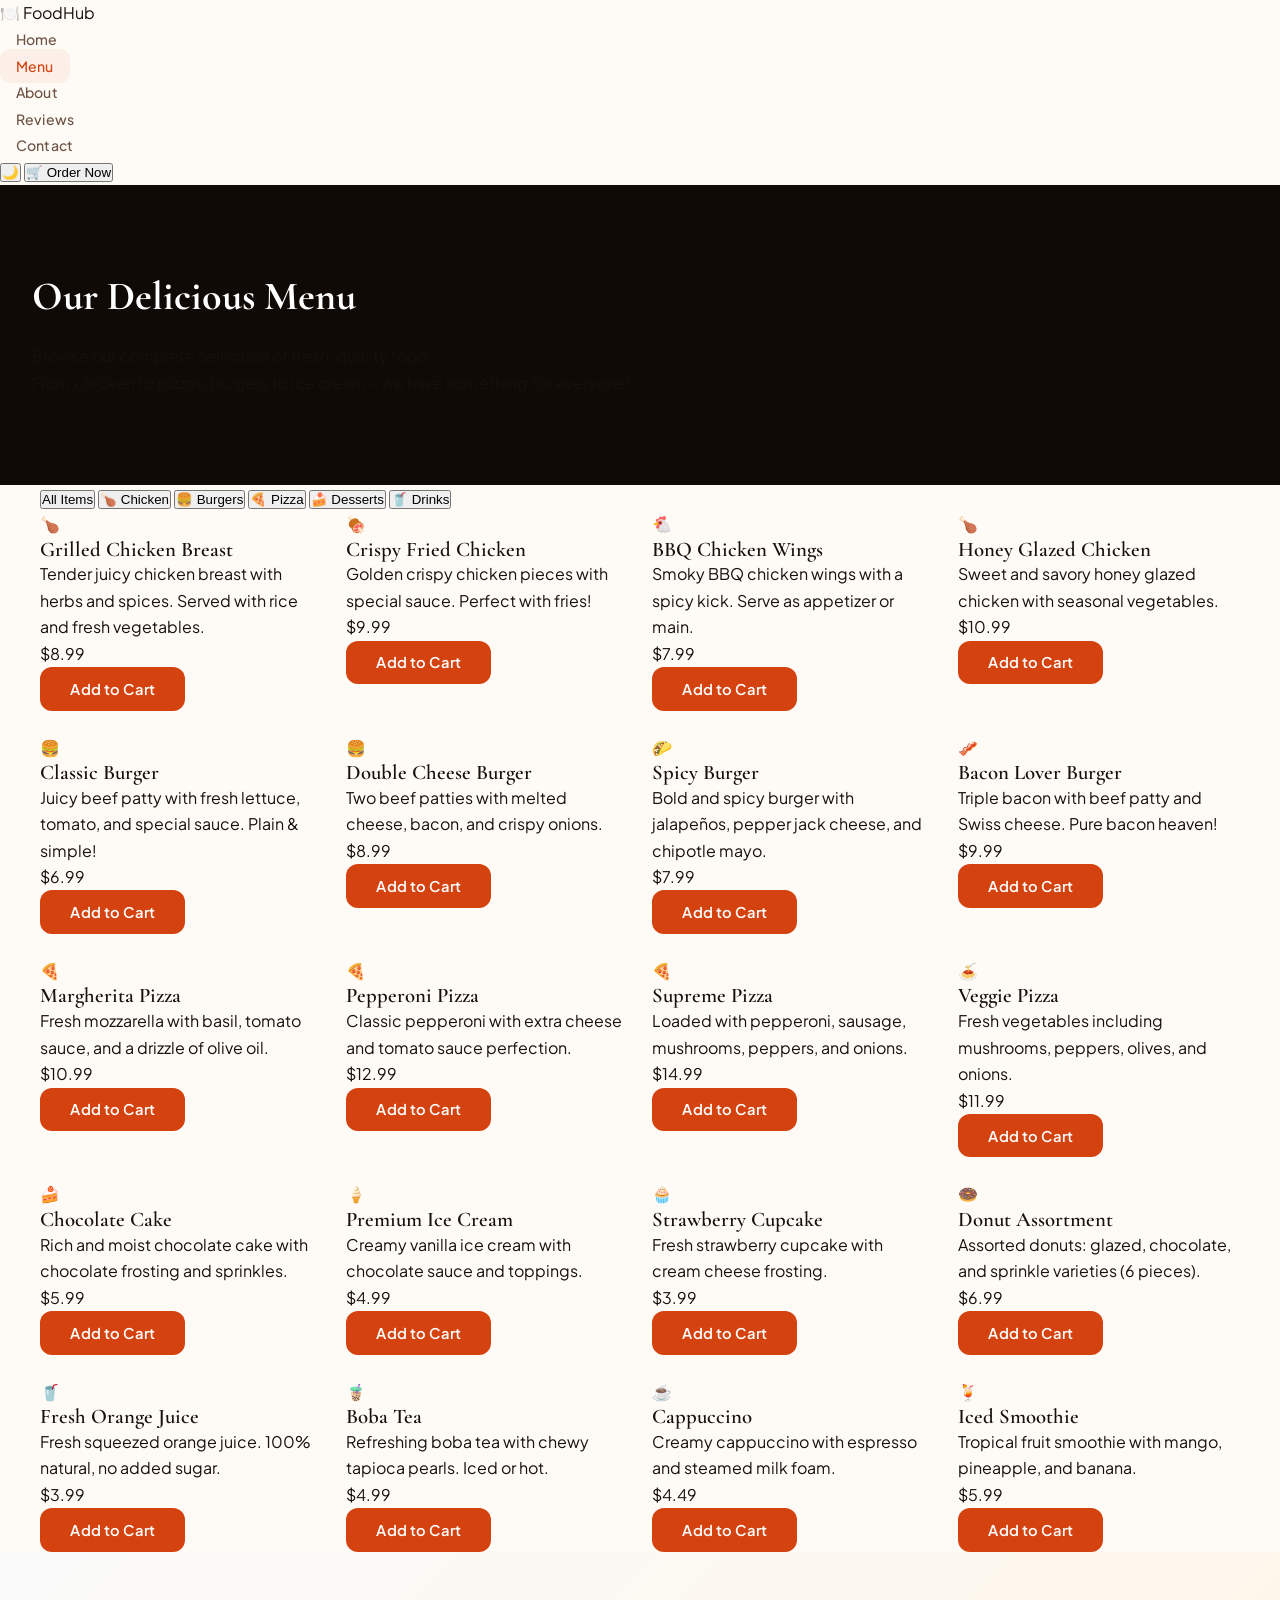
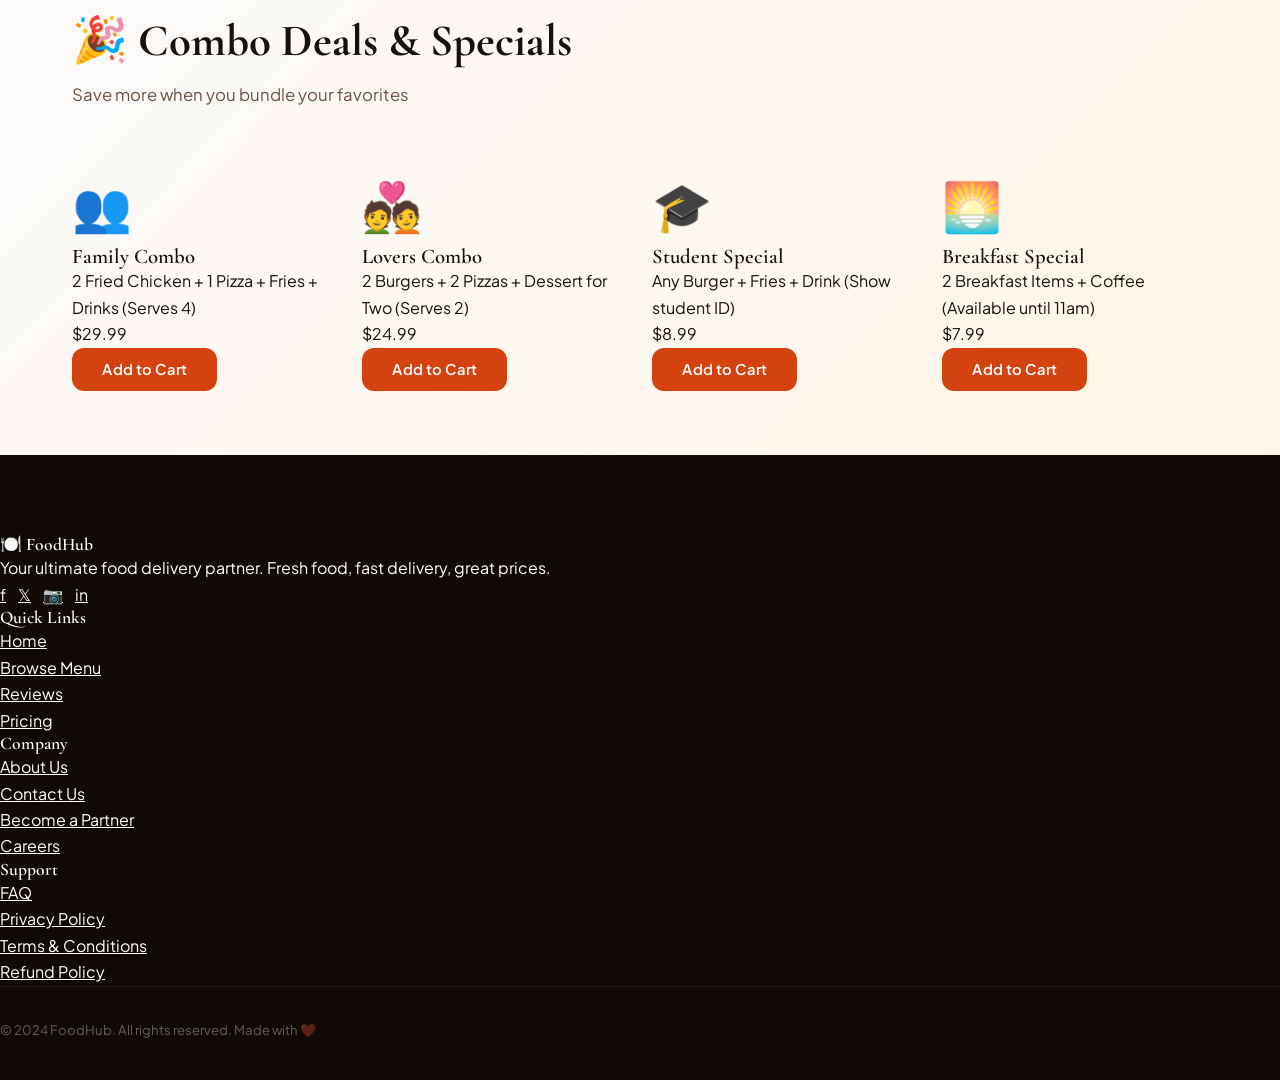
<file: menu.html>
<!DOCTYPE html>
<html lang="en">
<head>
    <meta charset="UTF-8">
    <meta name="viewport" content="width=device-width, initial-scale=1.0">
    <title>Menu - FoodHub | Order Your Favorite Food</title>
    <link rel="stylesheet" href="styles.css">
    <link href="https://fonts.googleapis.com/css2?family=Poppins:wght@400;600;700;800&family=Inter:wght@400;500;600;700&display=swap" rel="stylesheet">
</head>
<body>
    <!-- ===============================================
         NAVBAR
         =============================================== -->
    <nav class="navbar">
        <div class="nav-container">
            <div class="logo">
                <span class="logo-icon">🍽️</span>
                <span>FoodHub</span>
            </div>
            <ul class="nav-menu">
                <li><a href="index.html#home" class="nav-link">Home</a></li>
                <li><a href="#menu" class="nav-link active">Menu</a></li>
                <li><a href="about.html" class="nav-link">About</a></li>
                <li><a href="index.html#testimonials" class="nav-link">Reviews</a></li>
                <li><a href="contact.html" class="nav-link">Contact</a></li>
            </ul>
            <button class="theme-toggle" onclick="toggleDarkMode()" title="Toggle dark mode">🌙</button>
            <button class="order-btn" onclick="alert('🛒 Cart feature coming soon!')">🛒 Order Now</button>
        </div>
    </nav>

    <!-- ===============================================
         PAGE HEADER
         =============================================== -->
    <section class="hero" style="min-height: 300px; padding: 3rem 2rem;">
        <div class="hero-container">
            <div class="hero-content">
                <h1 class="hero-title" style="font-size: 2.5rem;">Our Delicious Menu</h1>
                <p class="hero-subtitle">Browse our complete selection of fresh, quality food</p>
                <p class="hero-subtitle" style="font-size: 1rem;">From chicken to pizzas, burgers to ice cream - we have something for everyone!</p>
            </div>
        </div>
    </section>

    <!-- ===============================================
         MENU SHOWCASE
         =============================================== -->
    <section class="menu" id="menu">
        <div class="container">
            <div class="menu-categories">
                <button class="category-btn active" onclick="filterCategory('all')">All Items</button>
                <button class="category-btn" onclick="filterCategory('chicken')">🍗 Chicken</button>
                <button class="category-btn" onclick="filterCategory('burger')">🍔 Burgers</button>
                <button class="category-btn" onclick="filterCategory('pizza')">🍕 Pizza</button>
                <button class="category-btn" onclick="filterCategory('dessert')">🍰 Desserts</button>
                <button class="category-btn" onclick="filterCategory('drinks')">🥤 Drinks</button>
            </div>

            <div class="menu-grid">
                <!-- Chicken Section -->
                <div class="menu-item" data-category="chicken">
                    <span class="item-image">🍗</span>
                    <h3>Grilled Chicken Breast</h3>
                    <p class="item-description">Tender juicy chicken breast with herbs and spices. Served with rice and fresh vegetables.</p>
                    <div class="item-price">$8.99</div>
                    <button class="btn btn-primary" onclick="addToCart('Grilled Chicken Breast', 8.99)">Add to Cart</button>
                </div>

                <div class="menu-item" data-category="chicken">
                    <span class="item-image">🍖</span>
                    <h3>Crispy Fried Chicken</h3>
                    <p class="item-description">Golden crispy chicken pieces with special sauce. Perfect with fries!</p>
                    <div class="item-price">$9.99</div>
                    <button class="btn btn-primary" onclick="addToCart('Crispy Fried Chicken', 9.99)">Add to Cart</button>
                </div>

                <div class="menu-item" data-category="chicken">
                    <span class="item-image">🐔</span>
                    <h3>BBQ Chicken Wings</h3>
                    <p class="item-description">Smoky BBQ chicken wings with a spicy kick. Serve as appetizer or main.</p>
                    <div class="item-price">$7.99</div>
                    <button class="btn btn-primary" onclick="addToCart('BBQ Chicken Wings', 7.99)">Add to Cart</button>
                </div>

                <div class="menu-item" data-category="chicken">
                    <span class="item-image">🍗</span>
                    <h3>Honey Glazed Chicken</h3>
                    <p class="item-description">Sweet and savory honey glazed chicken with seasonal vegetables.</p>
                    <div class="item-price">$10.99</div>
                    <button class="btn btn-primary" onclick="addToCart('Honey Glazed Chicken', 10.99)">Add to Cart</button>
                </div>

                <!-- Burger Section -->
                <div class="menu-item" data-category="burger">
                    <span class="item-image">🍔</span>
                    <h3>Classic Burger</h3>
                    <p class="item-description">Juicy beef patty with fresh lettuce, tomato, and special sauce. Plain & simple!</p>
                    <div class="item-price">$6.99</div>
                    <button class="btn btn-primary" onclick="addToCart('Classic Burger', 6.99)">Add to Cart</button>
                </div>

                <div class="menu-item" data-category="burger">
                    <span class="item-image">🍔</span>
                    <h3>Double Cheese Burger</h3>
                    <p class="item-description">Two beef patties with melted cheese, bacon, and crispy onions.</p>
                    <div class="item-price">$8.99</div>
                    <button class="btn btn-primary" onclick="addToCart('Double Cheese Burger', 8.99)">Add to Cart</button>
                </div>

                <div class="menu-item" data-category="burger">
                    <span class="item-image">🌮</span>
                    <h3>Spicy Burger</h3>
                    <p class="item-description">Bold and spicy burger with jalapeños, pepper jack cheese, and chipotle mayo.</p>
                    <div class="item-price">$7.99</div>
                    <button class="btn btn-primary" onclick="addToCart('Spicy Burger', 7.99)">Add to Cart</button>
                </div>

                <div class="menu-item" data-category="burger">
                    <span class="item-image">🥓</span>
                    <h3>Bacon Lover Burger</h3>
                    <p class="item-description">Triple bacon with beef patty and Swiss cheese. Pure bacon heaven!</p>
                    <div class="item-price">$9.99</div>
                    <button class="btn btn-primary" onclick="addToCart('Bacon Lover Burger', 9.99)">Add to Cart</button>
                </div>

                <!-- Pizza Section -->
                <div class="menu-item" data-category="pizza">
                    <span class="item-image">🍕</span>
                    <h3>Margherita Pizza</h3>
                    <p class="item-description">Fresh mozzarella with basil, tomato sauce, and a drizzle of olive oil.</p>
                    <div class="item-price">$10.99</div>
                    <button class="btn btn-primary" onclick="addToCart('Margherita Pizza', 10.99)">Add to Cart</button>
                </div>

                <div class="menu-item" data-category="pizza">
                    <span class="item-image">🍕</span>
                    <h3>Pepperoni Pizza</h3>
                    <p class="item-description">Classic pepperoni with extra cheese and tomato sauce perfection.</p>
                    <div class="item-price">$12.99</div>
                    <button class="btn btn-primary" onclick="addToCart('Pepperoni Pizza', 12.99)">Add to Cart</button>
                </div>

                <div class="menu-item" data-category="pizza">
                    <span class="item-image">🍕</span>
                    <h3>Supreme Pizza</h3>
                    <p class="item-description">Loaded with pepperoni, sausage, mushrooms, peppers, and onions.</p>
                    <div class="item-price">$14.99</div>
                    <button class="btn btn-primary" onclick="addToCart('Supreme Pizza', 14.99)">Add to Cart</button>
                </div>

                <div class="menu-item" data-category="pizza">
                    <span class="item-image">🍝</span>
                    <h3>Veggie Pizza</h3>
                    <p class="item-description">Fresh vegetables including mushrooms, peppers, olives, and onions.</p>
                    <div class="item-price">$11.99</div>
                    <button class="btn btn-primary" onclick="addToCart('Veggie Pizza', 11.99)">Add to Cart</button>
                </div>

                <!-- Desserts Section -->
                <div class="menu-item" data-category="dessert">
                    <span class="item-image">🍰</span>
                    <h3>Chocolate Cake</h3>
                    <p class="item-description">Rich and moist chocolate cake with chocolate frosting and sprinkles.</p>
                    <div class="item-price">$5.99</div>
                    <button class="btn btn-primary" onclick="addToCart('Chocolate Cake', 5.99)">Add to Cart</button>
                </div>

                <div class="menu-item" data-category="dessert">
                    <span class="item-image">🍦</span>
                    <h3>Premium Ice Cream</h3>
                    <p class="item-description">Creamy vanilla ice cream with chocolate sauce and toppings.</p>
                    <div class="item-price">$4.99</div>
                    <button class="btn btn-primary" onclick="addToCart('Premium Ice Cream', 4.99)">Add to Cart</button>
                </div>

                <div class="menu-item" data-category="dessert">
                    <span class="item-image">🧁</span>
                    <h3>Strawberry Cupcake</h3>
                    <p class="item-description">Fresh strawberry cupcake with cream cheese frosting.</p>
                    <div class="item-price">$3.99</div>
                    <button class="btn btn-primary" onclick="addToCart('Strawberry Cupcake', 3.99)">Add to Cart</button>
                </div>

                <div class="menu-item" data-category="dessert">
                    <span class="item-image">🍩</span>
                    <h3>Donut Assortment</h3>
                    <p class="item-description">Assorted donuts: glazed, chocolate, and sprinkle varieties (6 pieces).</p>
                    <div class="item-price">$6.99</div>
                    <button class="btn btn-primary" onclick="addToCart('Donut Assortment', 6.99)">Add to Cart</button>
                </div>

                <!-- Drinks Section -->
                <div class="menu-item" data-category="drinks">
                    <span class="item-image">🥤</span>
                    <h3>Fresh Orange Juice</h3>
                    <p class="item-description">Fresh squeezed orange juice. 100% natural, no added sugar.</p>
                    <div class="item-price">$3.99</div>
                    <button class="btn btn-primary" onclick="addToCart('Fresh Orange Juice', 3.99)">Add to Cart</button>
                </div>

                <div class="menu-item" data-category="drinks">
                    <span class="item-image">🧋</span>
                    <h3>Boba Tea</h3>
                    <p class="item-description">Refreshing boba tea with chewy tapioca pearls. Iced or hot.</p>
                    <div class="item-price">$4.99</div>
                    <button class="btn btn-primary" onclick="addToCart('Boba Tea', 4.99)">Add to Cart</button>
                </div>

                <div class="menu-item" data-category="drinks">
                    <span class="item-image">☕</span>
                    <h3>Cappuccino</h3>
                    <p class="item-description">Creamy cappuccino with espresso and steamed milk foam.</p>
                    <div class="item-price">$4.49</div>
                    <button class="btn btn-primary" onclick="addToCart('Cappuccino', 4.49)">Add to Cart</button>
                </div>

                <div class="menu-item" data-category="drinks">
                    <span class="item-image">🍹</span>
                    <h3>Iced Smoothie</h3>
                    <p class="item-description">Tropical fruit smoothie with mango, pineapple, and banana.</p>
                    <div class="item-price">$5.99</div>
                    <button class="btn btn-primary" onclick="addToCart('Iced Smoothie', 5.99)">Add to Cart</button>
                </div>
            </div>
        </div>
    </section>

    <!-- ===============================================
         COMBO DEALS
         =============================================== -->
    <section style="background: linear-gradient(135deg, #FAFAFA 0%, #FFF5E6 100%); padding: 4rem 2rem;">
        <div class="container">
            <div class="section-header">
                <h2>🎉 Combo Deals & Specials</h2>
                <p>Save more when you bundle your favorites</p>
            </div>

            <div class="menu-grid">
                <div class="menu-item">
                    <span class="item-image" style="font-size: 3rem;">👥</span>
                    <h3>Family Combo</h3>
                    <p class="item-description">2 Fried Chicken + 1 Pizza + Fries + Drinks (Serves 4)</p>
                    <div class="item-price">$29.99</div>
                    <button class="btn btn-primary" onclick="addToCart('Family Combo', 29.99)">Add to Cart</button>
                </div>

                <div class="menu-item">
                    <span class="item-image" style="font-size: 3rem;">💑</span>
                    <h3>Lovers Combo</h3>
                    <p class="item-description">2 Burgers + 2 Pizzas + Dessert for Two (Serves 2)</p>
                    <div class="item-price">$24.99</div>
                    <button class="btn btn-primary" onclick="addToCart('Lovers Combo', 24.99)">Add to Cart</button>
                </div>

                <div class="menu-item">
                    <span class="item-image" style="font-size: 3rem;">🎓</span>
                    <h3>Student Special</h3>
                    <p class="item-description">Any Burger + Fries + Drink (Show student ID)</p>
                    <div class="item-price">$8.99</div>
                    <button class="btn btn-primary" onclick="addToCart('Student Special', 8.99)">Add to Cart</button>
                </div>

                <div class="menu-item">
                    <span class="item-image" style="font-size: 3rem;">🌅</span>
                    <h3>Breakfast Special</h3>
                    <p class="item-description">2 Breakfast Items + Coffee (Available until 11am)</p>
                    <div class="item-price">$7.99</div>
                    <button class="btn btn-primary" onclick="addToCart('Breakfast Special', 7.99)">Add to Cart</button>
                </div>
            </div>
        </div>
    </section>

    <!-- ===============================================
         FOOTER
         =============================================== -->
    <footer class="footer">
        <div class="footer-content">
            <div class="footer-section">
                <h4>🍽️ FoodHub</h4>
                <p>Your ultimate food delivery partner. Fresh food, fast delivery, great prices.</p>
                <div class="social-links">
                    <a href="#" title="Facebook">f</a>
                    <a href="#" title="Twitter">𝕏</a>
                    <a href="#" title="Instagram">📷</a>
                    <a href="#" title="LinkedIn">in</a>
                </div>
            </div>

            <div class="footer-section">
                <h4>Quick Links</h4>
                <ul>
                    <li><a href="index.html#home">Home</a></li>
                    <li><a href="#menu">Browse Menu</a></li>
                    <li><a href="index.html#testimonials">Reviews</a></li>
                    <li><a href="index.html#pricing">Pricing</a></li>
                </ul>
            </div>

            <div class="footer-section">
                <h4>Company</h4>
                <ul>
                    <li><a href="about.html">About Us</a></li>
                    <li><a href="contact.html">Contact Us</a></li>
                    <li><a href="#">Become a Partner</a></li>
                    <li><a href="#">Careers</a></li>
                </ul>
            </div>

            <div class="footer-section">
                <h4>Support</h4>
                <ul>
                    <li><a href="#">FAQ</a></li>
                    <li><a href="#">Privacy Policy</a></li>
                    <li><a href="#">Terms & Conditions</a></li>
                    <li><a href="#">Refund Policy</a></li>
                </ul>
            </div>
        </div>

        <div class="footer-bottom">
            <p>&copy; 2024 FoodHub. All rights reserved. Made with ❤️</p>
        </div>
    </footer>

    <!-- ===============================================
         SCRIPTS
         =============================================== -->
    <script>
        // Dark Mode Toggle
        function toggleDarkMode() {
            document.body.classList.toggle('dark-mode');
            localStorage.setItem('darkMode', document.body.classList.contains('dark-mode'));
        }

        // Load dark mode preference
        if (localStorage.getItem('darkMode') === 'true') {
            document.body.classList.add('dark-mode');
        }

        // Menu Filter
        function filterCategory(category) {
            const items = document.querySelectorAll('.menu-item');
            const buttons = document.querySelectorAll('.category-btn');

            buttons.forEach(btn => btn.classList.remove('active'));
            event.target.classList.add('active');

            items.forEach(item => {
                if (category === 'all' || item.dataset.category === category) {
                    item.style.display = 'block';
                    item.style.animation = 'scale-in 0.6s ease';
                } else {
                    item.style.display = 'none';
                }
            });
        }

        // Add to Cart
        function addToCart(itemName, price) {
            alert(`✅ ${itemName} ($${price}) added to cart!\n\nContinue shopping or proceed to checkout.`);
        }
    </script>
</body>
</html>
</file>
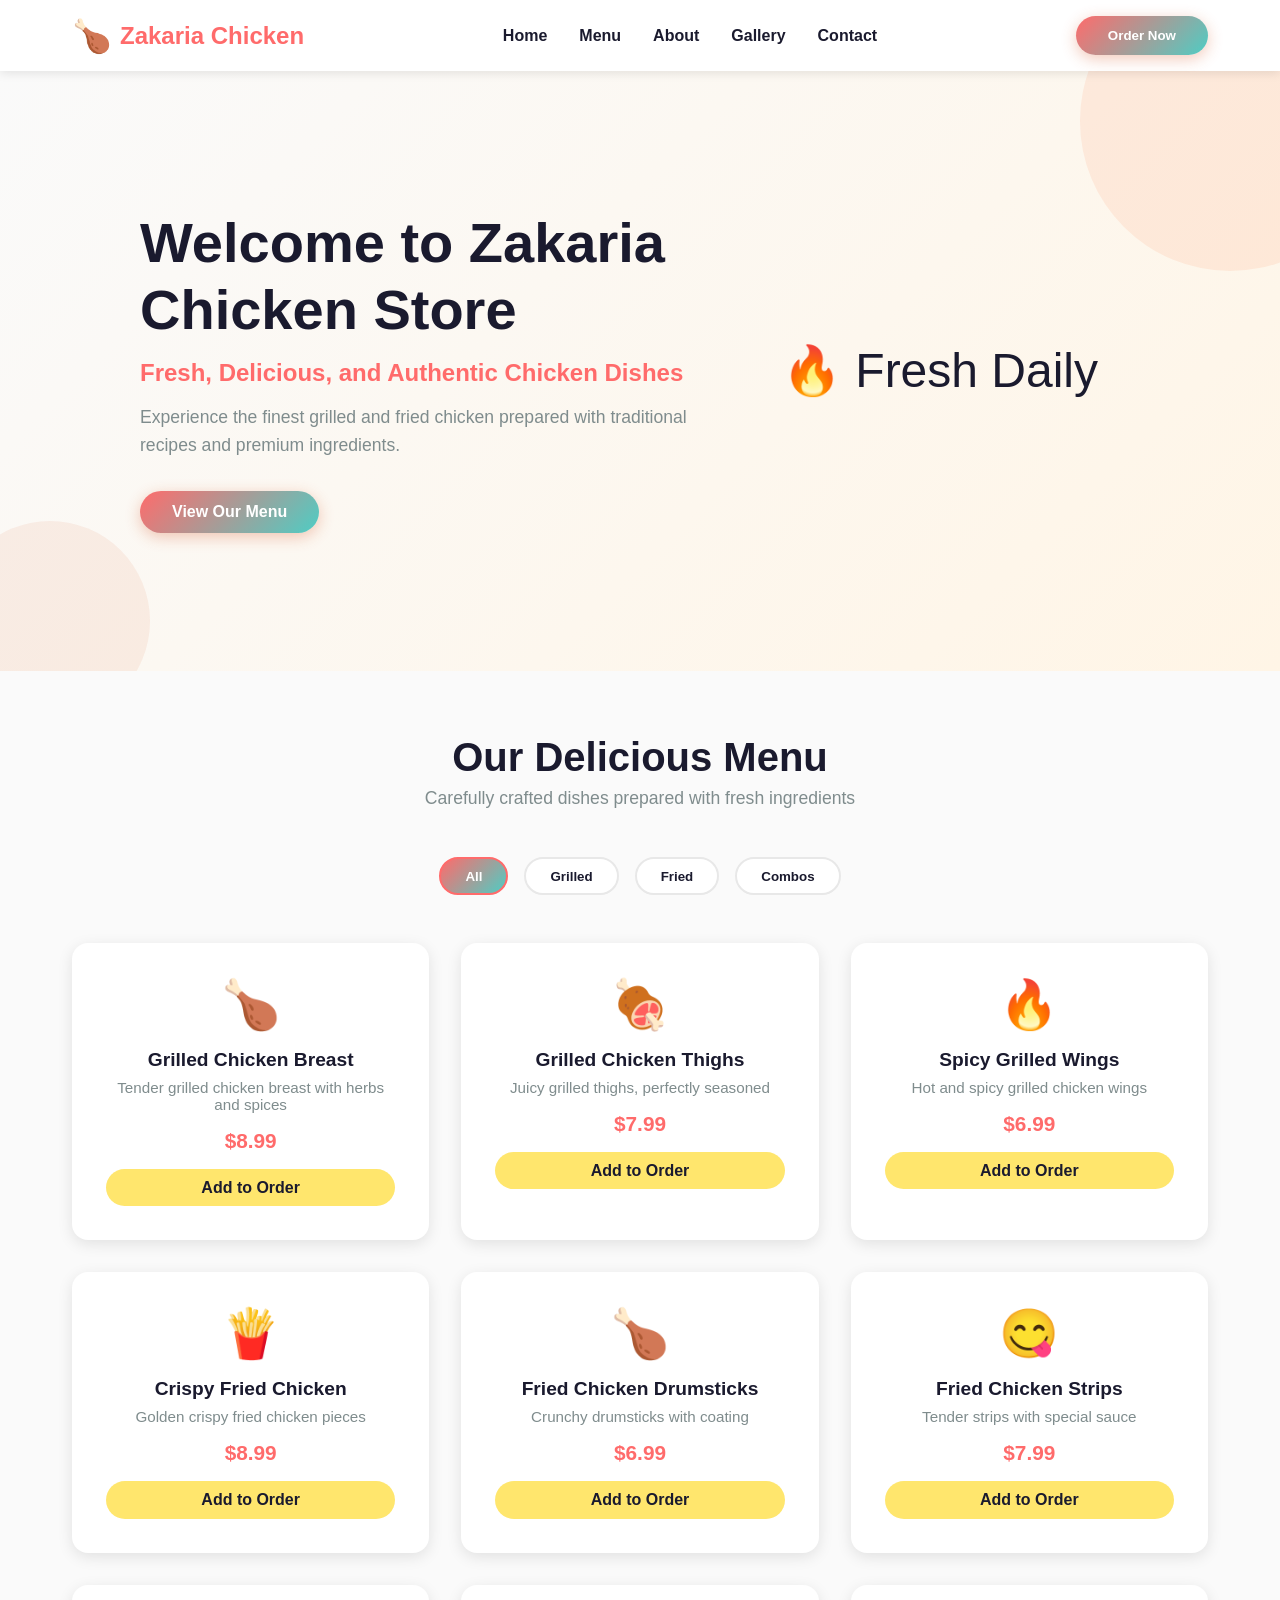
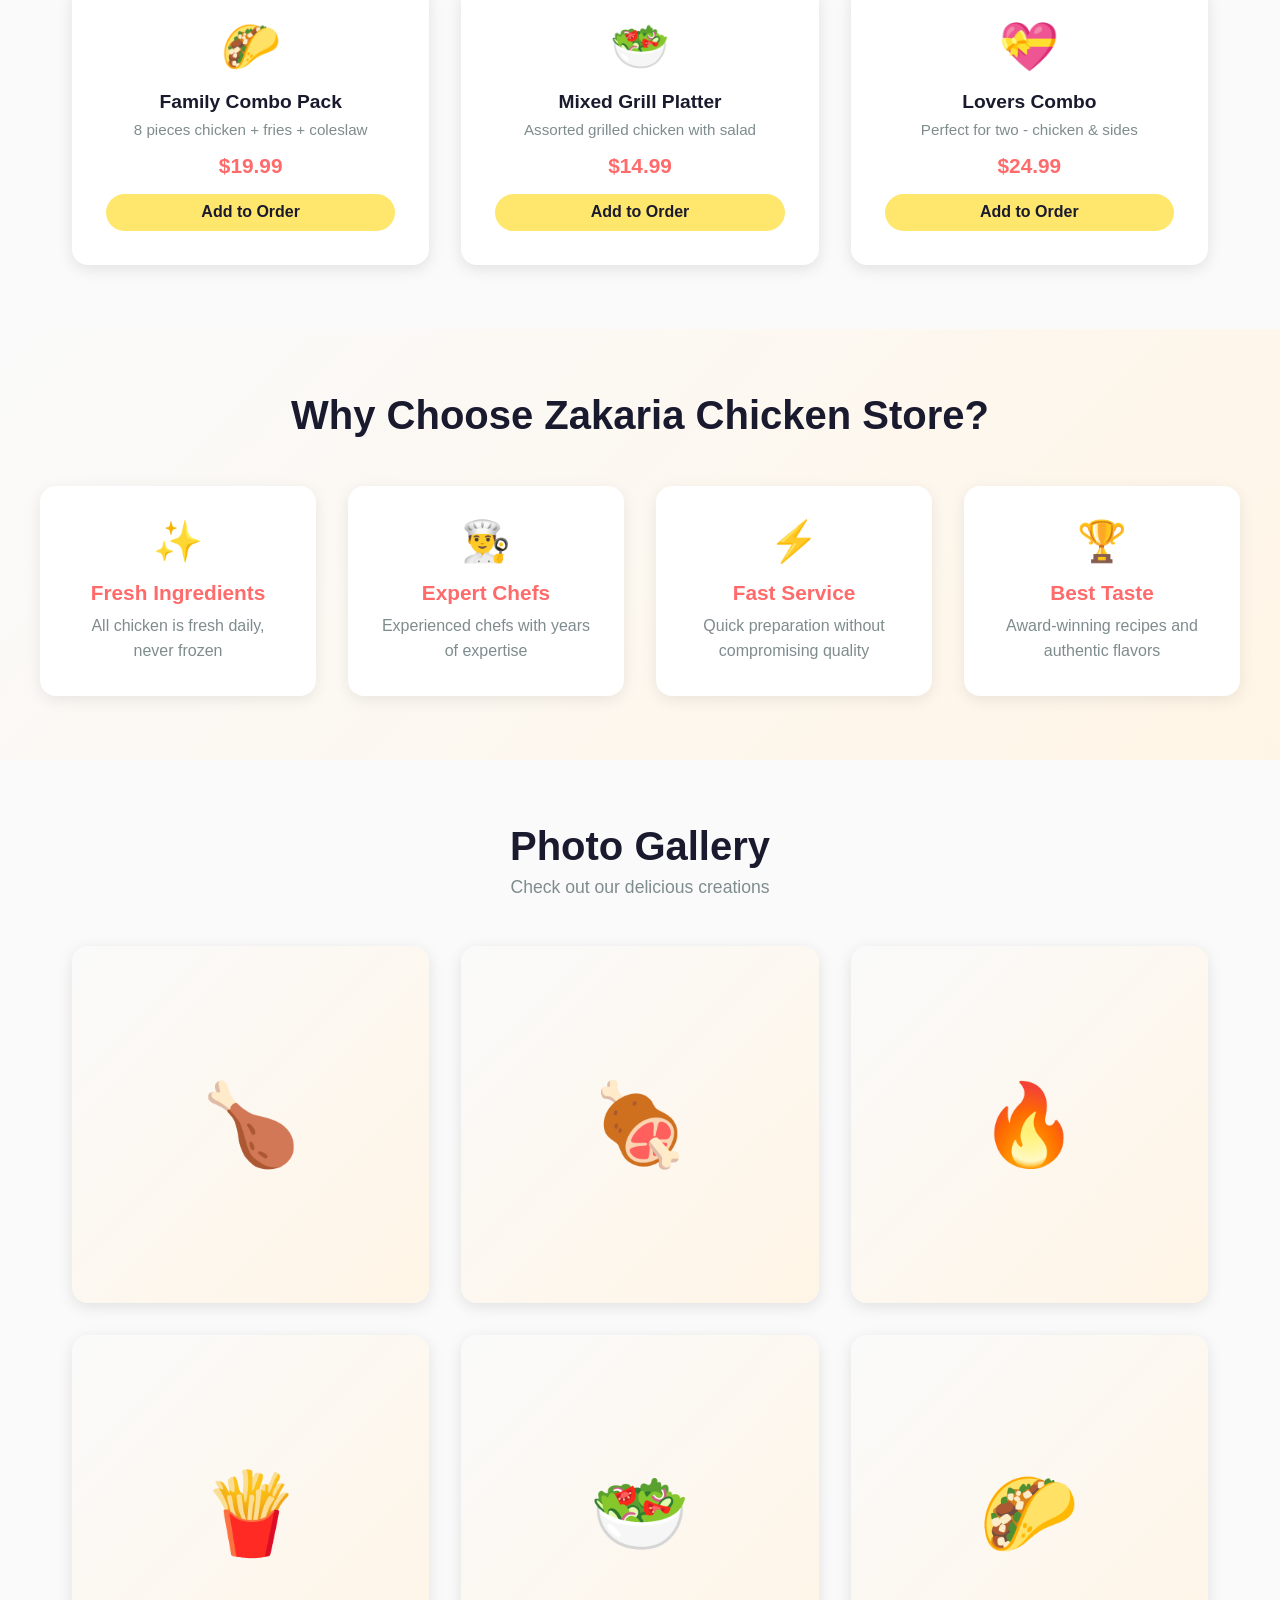
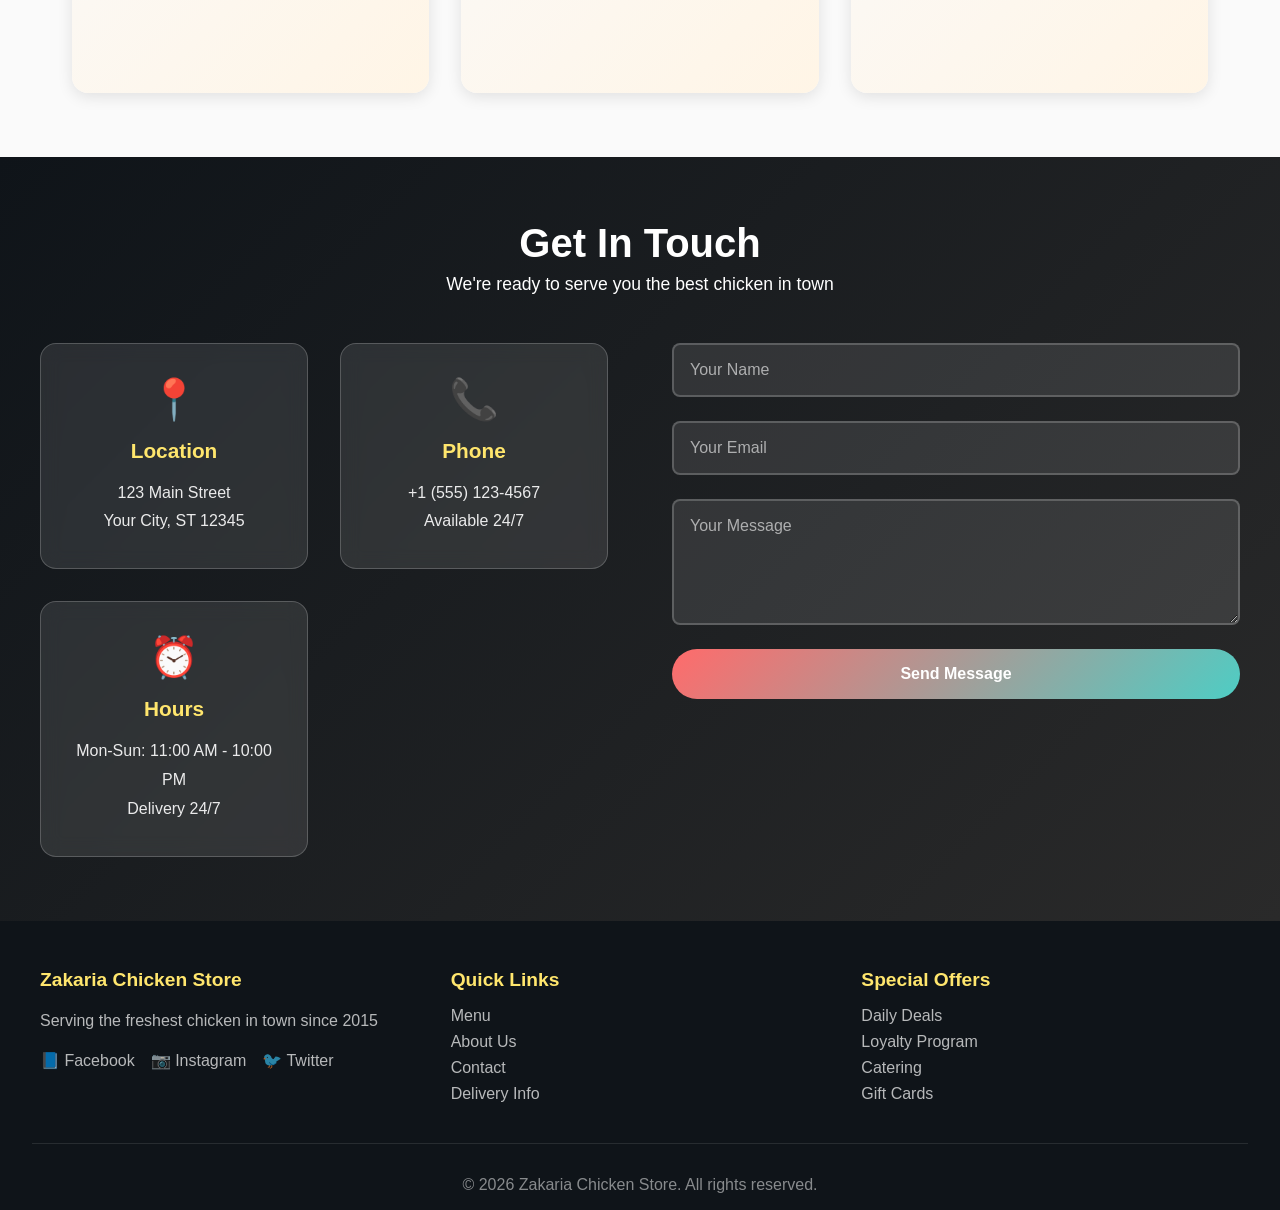
<file: PROJECT 1.html>
<!DOCTYPE html>
<html lang="en">
<head>
    <meta charset="UTF-8">
    <meta name="viewport" content="width=device-width, initial-scale=1.0">
    <title>Zakaria Chicken Store - Fresh & Delicious</title>
    <link rel="stylesheet" href="PROJECT 1.css">
</head>
<body>
    <!-- Navigation Bar -->
    <nav class="navbar">
        <div class="nav-container">
            <div class="logo">
                <span class="logo-icon">🍗</span>
                <span class="logo-text">Zakaria Chicken</span>
            </div>
            <ul class="nav-menu">
                <li><a href="#home" class="nav-link">Home</a></li>
                <li><a href="#menu" class="nav-link">Menu</a></li>
                <li><a href="#about" class="nav-link">About</a></li>
                <li><a href="#gallery" class="nav-link">Gallery</a></li>
                <li><a href="#contact" class="nav-link">Contact</a></li>
            </ul>
            <button class="order-btn">Order Now</button>
        </div>
    </nav>

    <!-- Hero Section -->
    <section id="home" class="hero">
        <div class="hero-content">
            <h1 class="hero-title">Welcome to Zakaria Chicken Store</h1>
            <p class="hero-subtitle">Fresh, Delicious, and Authentic Chicken Dishes</p>
            <p class="hero-description">Experience the finest grilled and fried chicken prepared with traditional recipes and premium ingredients.</p>
            <button class="btn btn-hero" onclick="scrollToMenu()">View Our Menu</button>
        </div>
        <div class="hero-image">
            <div class="hero-badge">🔥 Fresh Daily</div>
        </div>
    </section>

    <!-- Menu Section -->
    <section id="menu" class="menu">
        <div class="section-header">
            <h2>Our Delicious Menu</h2>
            <p>Carefully crafted dishes prepared with fresh ingredients</p>
        </div>

        <div class="menu-categories">
            <button class="category-btn active" onclick="filterMenu('all')">All</button>
            <button class="category-btn" onclick="filterMenu('grilled')">Grilled</button>
            <button class="category-btn" onclick="filterMenu('fried')">Fried</button>
            <button class="category-btn" onclick="filterMenu('combo')">Combos</button>
        </div>

        <div class="menu-grid">
            <!-- Grilled Items -->
            <div class="menu-item" data-category="grilled">
                <div class="item-image">🍗</div>
                <h3>Grilled Chicken Breast</h3>
                <p class="item-description">Tender grilled chicken breast with herbs and spices</p>
                <div class="item-price">$8.99</div>
                <button class="btn btn-add">Add to Order</button>
            </div>

            <div class="menu-item" data-category="grilled">
                <div class="item-image">🍖</div>
                <h3>Grilled Chicken Thighs</h3>
                <p class="item-description">Juicy grilled thighs, perfectly seasoned</p>
                <div class="item-price">$7.99</div>
                <button class="btn btn-add">Add to Order</button>
            </div>

            <div class="menu-item" data-category="grilled">
                <div class="item-image">🔥</div>
                <h3>Spicy Grilled Wings</h3>
                <p class="item-description">Hot and spicy grilled chicken wings</p>
                <div class="item-price">$6.99</div>
                <button class="btn btn-add">Add to Order</button>
            </div>

            <!-- Fried Items -->
            <div class="menu-item" data-category="fried">
                <div class="item-image">🍟</div>
                <h3>Crispy Fried Chicken</h3>
                <p class="item-description">Golden crispy fried chicken pieces</p>
                <div class="item-price">$8.99</div>
                <button class="btn btn-add">Add to Order</button>
            </div>

            <div class="menu-item" data-category="fried">
                <div class="item-image">🍗</div>
                <h3>Fried Chicken Drumsticks</h3>
                <p class="item-description">Crunchy drumsticks with coating</p>
                <div class="item-price">$6.99</div>
                <button class="btn btn-add">Add to Order</button>
            </div>

            <div class="menu-item" data-category="fried">
                <div class="item-image">😋</div>
                <h3>Fried Chicken Strips</h3>
                <p class="item-description">Tender strips with special sauce</p>
                <div class="item-price">$7.99</div>
                <button class="btn btn-add">Add to Order</button>
            </div>

            <!-- Combo Deals -->
            <div class="menu-item" data-category="combo">
                <div class="item-image">🌮</div>
                <h3>Family Combo Pack</h3>
                <p class="item-description">8 pieces chicken + fries + coleslaw</p>
                <div class="item-price">$19.99</div>
                <button class="btn btn-add">Add to Order</button>
            </div>

            <div class="menu-item" data-category="combo">
                <div class="item-image">🥗</div>
                <h3>Mixed Grill Platter</h3>
                <p class="item-description">Assorted grilled chicken with salad</p>
                <div class="item-price">$14.99</div>
                <button class="btn btn-add">Add to Order</button>
            </div>

            <div class="menu-item" data-category="combo">
                <div class="item-image">💝</div>
                <h3>Lovers Combo</h3>
                <p class="item-description">Perfect for two - chicken & sides</p>
                <div class="item-price">$24.99</div>
                <button class="btn btn-add">Add to Order</button>
            </div>
        </div>
    </section>

    <!-- About Section -->
    <section id="about" class="about">
        <div class="about-container">
            <div class="about-content">
                <h2>Why Choose Zakaria Chicken Store?</h2>
                <div class="about-features">
                    <div class="feature">
                        <div class="feature-icon">✨</div>
                        <h3>Fresh Ingredients</h3>
                        <p>All chicken is fresh daily, never frozen</p>
                    </div>
                    <div class="feature">
                        <div class="feature-icon">👨‍🍳</div>
                        <h3>Expert Chefs</h3>
                        <p>Experienced chefs with years of expertise</p>
                    </div>
                    <div class="feature">
                        <div class="feature-icon">⚡</div>
                        <h3>Fast Service</h3>
                        <p>Quick preparation without compromising quality</p>
                    </div>
                    <div class="feature">
                        <div class="feature-icon">🏆</div>
                        <h3>Best Taste</h3>
                        <p>Award-winning recipes and authentic flavors</p>
                    </div>
                </div>
            </div>
        </div>
    </section>

    <!-- Gallery Section -->
    <section id="gallery" class="gallery">
        <div class="section-header">
            <h2>Photo Gallery</h2>
            <p>Check out our delicious creations</p>
        </div>
        <div class="gallery-grid">
            <div class="gallery-item">🍗</div>
            <div class="gallery-item">🍖</div>
            <div class="gallery-item">🔥</div>
            <div class="gallery-item">🍟</div>
            <div class="gallery-item">🥗</div>
            <div class="gallery-item">🌮</div>
        </div>
    </section>

    <!-- Contact & Order Section -->
    <section id="contact" class="contact">
        <div class="section-header">
            <h2>Get In Touch</h2>
            <p>We're ready to serve you the best chicken in town</p>
        </div>

        <div class="contact-container">
            <div class="contact-info">
                <div class="info-card">
                    <div class="info-icon">📍</div>
                    <h3>Location</h3>
                    <p>123 Main Street<br>Your City, ST 12345</p>
                </div>
                <div class="info-card">
                    <div class="info-icon">📞</div>
                    <h3>Phone</h3>
                    <p>+1 (555) 123-4567<br>Available 24/7</p>
                </div>
                <div class="info-card">
                    <div class="info-icon">⏰</div>
                    <h3>Hours</h3>
                    <p>Mon-Sun: 11:00 AM - 10:00 PM<br>Delivery 24/7</p>
                </div>
            </div>

            <form class="contact-form">
                <input type="text" placeholder="Your Name" required>
                <input type="email" placeholder="Your Email" required>
                <textarea placeholder="Your Message" rows="5" required></textarea>
                <button type="submit" class="btn btn-submit">Send Message</button>
            </form>
        </div>
    </section>

    <!-- Footer -->
    <footer class="footer">
        <div class="footer-content">
            <div class="footer-section">
                <h4>Zakaria Chicken Store</h4>
                <p>Serving the freshest chicken in town since 2015</p>
                <div class="social-links">
                    <a href="#">📘 Facebook</a>
                    <a href="#">📷 Instagram</a>
                    <a href="#">🐦 Twitter</a>
                </div>
            </div>
            <div class="footer-section">
                <h4>Quick Links</h4>
                <ul>
                    <li><a href="#menu">Menu</a></li>
                    <li><a href="#about">About Us</a></li>
                    <li><a href="#contact">Contact</a></li>
                    <li><a href="#">Delivery Info</a></li>
                </ul>
            </div>
            <div class="footer-section">
                <h4>Special Offers</h4>
                <ul>
                    <li><a href="#">Daily Deals</a></li>
                    <li><a href="#">Loyalty Program</a></li>
                    <li><a href="#">Catering</a></li>
                    <li><a href="#">Gift Cards</a></li>
                </ul>
            </div>
        </div>
        <div class="footer-bottom">
            <p>&copy; 2026 Zakaria Chicken Store. All rights reserved.</p>
        </div>
    </footer>

    <script>
        // Smooth scroll to menu
        function scrollToMenu() {
            document.getElementById('menu').scrollIntoView({ behavior: 'smooth' });
        }

        // Filter menu items
        function filterMenu(category) {
            const items = document.querySelectorAll('.menu-item');
            const buttons = document.querySelectorAll('.category-btn');

            // Update active button
            buttons.forEach(btn => btn.classList.remove('active'));
            event.target.classList.add('active');

            // Filter items
            if (category === 'all') {
                items.forEach(item => {
                    item.style.display = 'block';
                    setTimeout(() => item.classList.add('show'), 10);
                });
            } else {
                items.forEach(item => {
                    if (item.getAttribute('data-category') === category) {
                        item.style.display = 'block';
                        setTimeout(() => item.classList.add('show'), 10);
                    } else {
                        item.classList.remove('show');
                        setTimeout(() => item.style.display = 'none', 300);
                    }
                });
            }
        }

        // Add to order functionality
        document.querySelectorAll('.btn-add').forEach(btn => {
            btn.addEventListener('click', function() {
                alert('Item added to order! 🎉');
            });
        });

        // Contact form submission
        document.querySelector('.contact-form').addEventListener('submit', function(e) {
            e.preventDefault();
            alert('Thank you for your message! We will get back to you shortly.');
            this.reset();
        });

        // Order button
        document.querySelector('.order-btn').addEventListener('click', function() {
            alert('Order system coming soon! Please call us for orders.');
        });

        // Smooth scrolling for nav links
        document.querySelectorAll('a[href^="#"]').forEach(anchor => {
            anchor.addEventListener('click', function (e) {
                e.preventDefault();
                const target = document.querySelector(this.getAttribute('href'));
                if (target) {
                    target.scrollIntoView({ behavior: 'smooth' });
                }
            });
        });
    </script>
</body>
</html>
</file>
<file: styles.css>
@import url('https://fonts.googleapis.com/css2?family=Cormorant+Garamond:ital,wght@0,400;0,600;0,700;1,400&family=Plus+Jakarta+Sans:wght@300;400;500;600;700;800&display=swap');

*, *::before, *::after { margin: 0; padding: 0; box-sizing: border-box; }

:root {
  --brand: #D4420F;
  --brand-dark: #A83209;
  --brand-light: #F26335;
  --gold: #C9982A;
  --gold-light: #F5C842;
  --cream: #FEFAF5;
  --cream-dark: #F5EDE0;
  --dark: #0F0A06;
  --dark-mid: #1E1209;
  --dark-card: #1A1008;
  --text: #18100A;
  --text-muted: #6B5244;
  --text-light: #A08070;
  --white: #FFFFFF;
  --border: #E8DDD3;
  --border-dark: #2A1A10;
  --success: #1E8A4A;
  --nav-h: 76px;
  --radius: 18px;
  --radius-sm: 12px;
  --radius-xs: 8px;
  --shadow: 0 4px 28px rgba(15,10,6,0.09);
  --shadow-hover: 0 16px 48px rgba(15,10,6,0.18);
  --shadow-brand: 0 8px 32px rgba(212,66,15,0.28);
  --trans: 0.3s cubic-bezier(.4,0,.2,1);
}

html { scroll-behavior: smooth; }
body { font-family: 'Plus Jakarta Sans', sans-serif; color: var(--text); background: var(--cream); line-height: 1.65; overflow-x: hidden; }

/* ── SCROLLBAR ── */
::-webkit-scrollbar { width: 6px; }
::-webkit-scrollbar-track { background: var(--cream-dark); }
::-webkit-scrollbar-thumb { background: var(--brand); border-radius: 3px; }

/* ── TYPOGRAPHY ── */
h1,h2,h3,h4 { font-family: 'Cormorant Garamond', serif; line-height: 1.15; }
h1 { font-size: clamp(2.6rem,5.5vw,4.8rem); font-weight: 700; }
h2 { font-size: clamp(2rem,3.5vw,3.2rem); font-weight: 700; }
h3 { font-size: 1.3rem; font-weight: 600; }
h4 { font-size: 1.1rem; font-weight: 600; }
a { color: inherit; }

/* ── NAVBAR ── */
.nav {
  position: sticky; top: 0; z-index: 900;
  background: rgba(254,250,245,0.96);
  backdrop-filter: blur(16px);
  -webkit-backdrop-filter: blur(16px);
  border-bottom: 1px solid var(--border);
  height: var(--nav-h);
  transition: var(--trans);
}
.nav.scrolled { box-shadow: 0 4px 20px rgba(15,10,6,0.08); }
.nav-inner { max-width: 1320px; margin: 0 auto; padding: 0 2.5rem; height: 100%; display: flex; align-items: center; gap: 2rem; }
.nav-logo { display: flex; align-items: center; gap: 0.7rem; text-decoration: none; margin-right: auto; }
.nav-logo-icon { width: 42px; height: 42px; background: linear-gradient(135deg, var(--brand) 0%, var(--brand-dark) 100%); border-radius: 13px; display: flex; align-items: center; justify-content: center; box-shadow: 0 4px 12px rgba(212,66,15,0.3); }
.nav-logo-icon svg { width: 22px; height: 22px; fill: white; }
.nav-logo-text { font-family: 'Cormorant Garamond', serif; font-size: 1.6rem; font-weight: 700; color: var(--text); }
.nav-logo-text span { color: var(--brand); }
.nav-links { display: flex; list-style: none; gap: 0.2rem; }
.nav-link { font-size: 0.88rem; font-weight: 500; color: var(--text-muted); text-decoration: none; padding: 0.5rem 1rem; border-radius: 10px; transition: var(--trans); letter-spacing: 0.01em; }
.nav-link:hover, .nav-link.active { color: var(--brand); background: rgba(212,66,15,0.06); }
.nav-cart-btn { position: relative; background: none; border: 1.5px solid var(--border); padding: 0.55rem 0.9rem; border-radius: 11px; cursor: pointer; transition: var(--trans); color: var(--text); display: flex; align-items: center; gap: 0.4rem; font-size: 0.85rem; font-weight: 600; font-family: inherit; }
.nav-cart-btn:hover { border-color: var(--brand); color: var(--brand); background: rgba(212,66,15,0.04); }
.cart-count { background: var(--brand); color: white; font-size: 0.65rem; font-weight: 700; width: 18px; height: 18px; border-radius: 50%; display: flex; align-items: center; justify-content: center; position: absolute; top: -6px; right: -6px; }
.nav-cta { background: var(--brand); color: white; border: none; padding: 0.65rem 1.5rem; border-radius: 11px; font-weight: 600; font-size: 0.88rem; cursor: pointer; text-decoration: none; transition: var(--trans); font-family: inherit; white-space: nowrap; letter-spacing: 0.01em; }
.nav-cta:hover { background: var(--brand-dark); transform: translateY(-1px); box-shadow: var(--shadow-brand); }
.nav-hamburger { display: none; background: none; border: 1.5px solid var(--border); cursor: pointer; flex-direction: column; gap: 5px; padding: 8px 10px; border-radius: 10px; }
.nav-hamburger span { display: block; width: 20px; height: 2px; background: var(--text); border-radius: 2px; transition: var(--trans); }
.nav-mobile-menu { display: flex; flex-direction: column; gap: 0; position: fixed; top: var(--nav-h); left: 0; right: 0; background: var(--white); border-bottom: 1px solid var(--border); z-index: 899; transform: translateY(-110%); transition: var(--trans); padding: 1rem 1.5rem 1.5rem; box-shadow: var(--shadow); }
.nav-mobile-menu.open { transform: translateY(0); }
.nav-mobile-menu a { color: var(--text); font-size: 0.95rem; font-weight: 500; text-decoration: none; padding: 0.8rem 0; border-bottom: 1px solid var(--border); display: block; }
.nav-mobile-menu a:last-child { border-bottom: none; }

/* ── BUTTONS ── */
.btn { display: inline-flex; align-items: center; justify-content: center; gap: 0.5rem; padding: 0.8rem 1.9rem; border-radius: var(--radius-sm); font-weight: 600; font-size: 0.92rem; cursor: pointer; transition: var(--trans); border: none; font-family: inherit; text-decoration: none; letter-spacing: 0.01em; white-space: nowrap; }
.btn-primary { background: var(--brand); color: white; }
.btn-primary:hover { background: var(--brand-dark); transform: translateY(-2px); box-shadow: var(--shadow-brand); }
.btn-outline { background: transparent; color: var(--brand); border: 1.5px solid var(--brand); }
.btn-outline:hover { background: var(--brand); color: white; transform: translateY(-2px); }
.btn-white { background: white; color: var(--brand); }
.btn-white:hover { background: var(--cream); transform: translateY(-2px); }
.btn-dark { background: var(--dark); color: white; }
.btn-dark:hover { background: var(--dark-mid); transform: translateY(-2px); }
.btn-gold { background: var(--gold); color: white; }
.btn-gold:hover { background: #a67e22; transform: translateY(-2px); }
.btn-ghost { background: rgba(212,66,15,0.08); color: var(--brand); }
.btn-ghost:hover { background: rgba(212,66,15,0.15); }
.btn-sm { padding: 0.5rem 1.2rem; font-size: 0.82rem; }
.btn-lg { padding: 0.95rem 2.4rem; font-size: 1rem; }
.btn-full { width: 100%; }

/* ── SECTION ── */
.container { max-width: 1320px; margin: 0 auto; padding: 0 2.5rem; }
.section { padding: 7rem 0; }
.section-sm { padding: 4.5rem 0; }
.bg-cream { background: var(--cream); }
.bg-white { background: var(--white); }
.bg-dark { background: var(--dark); color: white; }
.bg-dark-mid { background: var(--dark-mid); color: white; }
.bg-cream-dark { background: var(--cream-dark); }

/* ── SECTION HEADER ── */
.section-label { display: inline-flex; align-items: center; gap: 0.5rem; font-size: 0.75rem; font-weight: 700; letter-spacing: 0.14em; text-transform: uppercase; color: var(--brand); background: rgba(212,66,15,0.07); padding: 0.35rem 0.9rem; border-radius: 20px; margin-bottom: 1.1rem; font-family: 'Plus Jakarta Sans', sans-serif; }
.section-header { max-width: 620px; margin-bottom: 3.5rem; }
.section-header.center { text-align: center; margin-left: auto; margin-right: auto; }
.section-header p { color: var(--text-muted); margin-top: 0.8rem; font-size: 1.05rem; line-height: 1.75; }

/* ── GRIDS ── */
.grid-2 { display: grid; grid-template-columns: repeat(2, 1fr); gap: 3rem; }
.grid-3 { display: grid; grid-template-columns: repeat(3, 1fr); gap: 2rem; }
.grid-4 { display: grid; grid-template-columns: repeat(4, 1fr); gap: 2rem; }
.menu-grid { display: grid; grid-template-columns: repeat(4, 1fr); gap: 1.5rem; }

/* ── CARDS ── */
.card { background: white; border-radius: var(--radius); border: 1px solid var(--border); overflow: hidden; transition: var(--trans); }
.card:hover { transform: translateY(-4px); box-shadow: var(--shadow-hover); }

/* ── FOOD CARDS ── */
.food-card { background: white; border-radius: var(--radius); border: 1px solid var(--border); overflow: hidden; transition: var(--trans); display: flex; flex-direction: column; }
.food-card:hover { transform: translateY(-6px); box-shadow: var(--shadow-hover); }
.food-card-img { position: relative; height: 210px; overflow: hidden; background: var(--cream-dark); }
.food-card-img img { width: 100%; height: 100%; object-fit: cover; transition: transform 0.6s ease; }
.food-card:hover .food-card-img img { transform: scale(1.1); }
.food-card-badge { position: absolute; top: 12px; left: 12px; background: var(--brand); color: white; font-size: 0.68rem; font-weight: 700; padding: 0.28rem 0.65rem; border-radius: 6px; text-transform: uppercase; letter-spacing: 0.05em; font-family: 'Plus Jakarta Sans', sans-serif; }
.food-card-body { padding: 1.4rem; flex: 1; display: flex; flex-direction: column; }
.food-card-body h3 { font-size: 1.05rem; margin-bottom: 0.45rem; font-family: 'Plus Jakarta Sans', sans-serif; font-weight: 700; }
.food-card-body p { color: var(--text-muted); font-size: 0.86rem; line-height: 1.55; flex: 1; }
.food-card-footer { display: flex; align-items: center; justify-content: space-between; margin-top: 1.1rem; padding-top: 1.1rem; border-top: 1px solid var(--border); }
.food-price { font-family: 'Cormorant Garamond', serif; font-size: 1.5rem; font-weight: 700; color: var(--brand); line-height: 1; }
.add-btn { width: 40px; height: 40px; border-radius: 11px; background: var(--brand); color: white; border: none; cursor: pointer; font-size: 1.4rem; display: flex; align-items: center; justify-content: center; transition: var(--trans); font-family: inherit; }
.add-btn:hover { background: var(--brand-dark); transform: scale(1.12); box-shadow: 0 4px 12px rgba(212,66,15,0.4); }

/* ── CATEGORY FILTER ── */
.cat-filter { display: flex; flex-wrap: wrap; gap: 0.5rem; margin-bottom: 2.5rem; }
.cat-btn { background: white; border: 1.5px solid var(--border); color: var(--text-muted); padding: 0.55rem 1.3rem; border-radius: 50px; font-size: 0.86rem; font-weight: 600; cursor: pointer; transition: var(--trans); font-family: inherit; }
.cat-btn:hover { border-color: var(--brand); color: var(--brand); }
.cat-btn.active { background: var(--brand); border-color: var(--brand); color: white; }

/* ── HERO ── */
.hero { min-height: calc(100vh - var(--nav-h)); background: var(--dark); position: relative; overflow: hidden; display: flex; align-items: center; padding: 5rem 0; }
.hero-bg { position: absolute; inset: 0; background: url('https://images.unsplash.com/photo-1504674900247-0877df9cc836?w=1600&q=75') center/cover no-repeat; opacity: 0.18; }
.hero-overlay { position: absolute; inset: 0; background: linear-gradient(135deg, rgba(15,10,6,0.97) 45%, rgba(15,10,6,0.75) 100%); }
.hero-grid { position: relative; z-index: 1; display: grid; grid-template-columns: 1fr 1fr; gap: 5rem; align-items: center; }
.hero-badge { display: inline-flex; align-items: center; gap: 0.6rem; background: rgba(212,66,15,0.12); border: 1px solid rgba(212,66,15,0.25); color: var(--brand-light); padding: 0.5rem 1rem; border-radius: 50px; font-size: 0.82rem; font-weight: 600; margin-bottom: 1.5rem; font-family: 'Plus Jakarta Sans', sans-serif; letter-spacing: 0.02em; }
.hero-badge-dot { width: 8px; height: 8px; border-radius: 50%; background: var(--brand-light); box-shadow: 0 0 0 3px rgba(242,99,53,0.2); animation: pulse 2s infinite; }
.hero h1 { color: white; margin-bottom: 1.5rem; }
.hero h1 em { color: var(--brand-light); font-style: italic; }
.hero-sub { color: rgba(255,255,255,0.6); font-size: 1.1rem; line-height: 1.8; margin-bottom: 2.5rem; max-width: 500px; }
.hero-actions { display: flex; gap: 1rem; flex-wrap: wrap; margin-bottom: 3rem; }
.hero-trust { display: flex; align-items: center; gap: 1.25rem; }
.hero-avatars { display: flex; }
.hero-avatars img { width: 40px; height: 40px; border-radius: 50%; object-fit: cover; border: 2px solid rgba(255,255,255,0.15); margin-left: -10px; }
.hero-avatars img:first-child { margin-left: 0; }
.hero-trust-text { font-size: 0.88rem; color: rgba(255,255,255,0.65); }
.hero-trust-text strong { color: white; }
.stars { display: flex; gap: 2px; }
.star { width: 14px; height: 14px; fill: var(--gold-light); }
.hero-image-wrap { position: relative; }
.hero-img { width: 100%; border-radius: 24px; object-fit: cover; aspect-ratio: 4/3; box-shadow: 0 24px 60px rgba(0,0,0,0.5); display: block; }
.hero-float-card { position: absolute; background: rgba(25,15,8,0.9); backdrop-filter: blur(12px); border: 1px solid rgba(255,255,255,0.1); border-radius: 16px; padding: 1rem 1.25rem; display: flex; align-items: center; gap: 0.9rem; }
.hero-float-card.card-1 { bottom: -1.5rem; left: -2rem; }
.hero-float-card.card-2 { top: -1rem; right: -1.5rem; }
.hero-float-icon { width: 42px; height: 42px; border-radius: 12px; display: flex; align-items: center; justify-content: center; font-size: 1.2rem; flex-shrink: 0; }
.bg-brand { background: rgba(212,66,15,0.2); }
.bg-gold { background: rgba(201,152,42,0.2); }
.hero-float-title { font-size: 0.88rem; font-weight: 700; color: white; font-family: 'Plus Jakarta Sans', sans-serif; }
.hero-float-sub { font-size: 0.75rem; color: rgba(255,255,255,0.5); font-family: 'Plus Jakarta Sans', sans-serif; margin-top: 1px; }

/* ── STATS BAR ── */
.stats-bar { background: white; border-bottom: 1px solid var(--border); padding: 2rem 0; }
.stats-grid { display: grid; grid-template-columns: repeat(4, 1fr); gap: 1rem; }
.stat-item { text-align: center; padding: 0.75rem; border-right: 1px solid var(--border); }
.stat-item:last-child { border-right: none; }
.stat-num { font-family: 'Cormorant Garamond', serif; font-size: 2.4rem; font-weight: 700; color: var(--brand); line-height: 1; margin-bottom: 0.3rem; }
.stat-num span { font-size: 1.4rem; }
.stat-label { font-size: 0.82rem; color: var(--text-muted); font-weight: 500; }

/* ── RATING STARS ── */
.testi-card { background: white; border-radius: var(--radius); border: 1px solid var(--border); padding: 2rem; transition: var(--trans); }
.testi-card:hover { box-shadow: var(--shadow); transform: translateY(-2px); }
.testi-avatar { width: 52px; height: 52px; border-radius: 50%; object-fit: cover; border: 2px solid var(--cream-dark); }
.testi-header { display: flex; align-items: center; gap: 1rem; margin-bottom: 1.1rem; }
.testi-name { font-weight: 700; font-size: 0.95rem; }
.testi-role { font-size: 0.8rem; color: var(--text-muted); margin-top: 2px; }
.testi-text { color: var(--text-muted); font-size: 0.92rem; line-height: 1.75; font-style: italic; }
.quote-mark { font-family: 'Cormorant Garamond', serif; font-size: 4rem; color: var(--brand); opacity: 0.15; line-height: 0; margin-bottom: 1.2rem; }

/* ── PRICING ── */
.pricing-grid { display: grid; grid-template-columns: repeat(3, 1fr); gap: 1.5rem; }
.pricing-card { background: white; border: 1.5px solid var(--border); border-radius: var(--radius); padding: 2.5rem; position: relative; transition: var(--trans); }
.pricing-card:hover { transform: translateY(-4px); box-shadow: var(--shadow-hover); }
.pricing-card.featured { background: var(--dark); border-color: var(--dark); color: white; transform: translateY(-8px); box-shadow: 0 24px 60px rgba(15,10,6,0.4); }
.pricing-card.featured:hover { transform: translateY(-12px); }
.pricing-badge { position: absolute; top: -13px; left: 50%; transform: translateX(-50%); background: var(--gold); color: white; font-size: 0.72rem; font-weight: 700; padding: 0.3rem 1rem; border-radius: 20px; white-space: nowrap; letter-spacing: 0.06em; text-transform: uppercase; font-family: 'Plus Jakarta Sans', sans-serif; }
.pricing-name { font-size: 0.85rem; font-weight: 700; letter-spacing: 0.1em; text-transform: uppercase; color: var(--brand); margin-bottom: 0.75rem; font-family: 'Plus Jakarta Sans', sans-serif; }
.pricing-card.featured .pricing-name { color: var(--brand-light); }
.pricing-price { font-family: 'Cormorant Garamond', serif; font-size: 3.2rem; font-weight: 700; line-height: 1; margin-bottom: 0.4rem; }
.pricing-price small { font-size: 1rem; opacity: 0.6; font-family: 'Plus Jakarta Sans', sans-serif; font-weight: 400; }
.pricing-desc { font-size: 0.88rem; color: var(--text-muted); margin-bottom: 2rem; }
.pricing-card.featured .pricing-desc { color: rgba(255,255,255,0.5); }
.pricing-features { list-style: none; margin-bottom: 2rem; display: flex; flex-direction: column; gap: 0.75rem; }
.pricing-features li { display: flex; align-items: center; gap: 0.7rem; font-size: 0.9rem; }
.pricing-card.featured .pricing-features li { color: rgba(255,255,255,0.8); }
.check-icon { width: 20px; height: 20px; border-radius: 50%; background: rgba(30,138,74,0.1); color: var(--success); display: flex; align-items: center; justify-content: center; font-size: 0.7rem; flex-shrink: 0; font-weight: 700; }
.pricing-card.featured .check-icon { background: rgba(30,138,74,0.2); }

/* ── CART SIDEBAR ── */
.cart-overlay { position: fixed; inset: 0; background: rgba(15,10,6,0.55); z-index: 998; opacity: 0; pointer-events: none; transition: var(--trans); backdrop-filter: blur(4px); }
.cart-overlay.open { opacity: 1; pointer-events: all; }
.cart-sidebar { position: fixed; right: 0; top: 0; bottom: 0; width: 420px; max-width: 100vw; background: white; z-index: 999; transform: translateX(100%); transition: var(--trans); display: flex; flex-direction: column; box-shadow: -8px 0 40px rgba(15,10,6,0.15); }
.cart-sidebar.open { transform: translateX(0); }
.cart-header { padding: 1.75rem 1.75rem 1.25rem; border-bottom: 1px solid var(--border); display: flex; align-items: center; justify-content: space-between; }
.cart-header h3 { font-size: 1.3rem; font-family: 'Cormorant Garamond', serif; font-weight: 700; }
.cart-close { background: var(--cream-dark); border: none; width: 36px; height: 36px; border-radius: 50%; cursor: pointer; font-size: 1.2rem; display: flex; align-items: center; justify-content: center; transition: var(--trans); color: var(--text); }
.cart-close:hover { background: var(--brand); color: white; }
.cart-items { flex: 1; overflow-y: auto; padding: 1.5rem; display: flex; flex-direction: column; gap: 1rem; }
.cart-empty { text-align: center; padding: 4rem 2rem; }
.cart-empty-icon { font-size: 3.5rem; margin-bottom: 1rem; opacity: 0.4; }
.cart-empty p { color: var(--text-muted); font-size: 0.95rem; }
.cart-item { display: flex; gap: 1rem; align-items: flex-start; padding: 1rem; background: var(--cream); border-radius: 14px; border: 1px solid var(--border); }
.cart-item-img { width: 68px; height: 68px; border-radius: 10px; object-fit: cover; flex-shrink: 0; }
.cart-item-info { flex: 1; min-width: 0; }
.cart-item-name { font-weight: 700; font-size: 0.9rem; line-height: 1.3; margin-bottom: 0.3rem; white-space: nowrap; overflow: hidden; text-overflow: ellipsis; }
.cart-item-price { font-family: 'Cormorant Garamond', serif; font-size: 1.2rem; font-weight: 700; color: var(--brand); }
.cart-item-qty { display: flex; align-items: center; gap: 0.5rem; margin-top: 6px; }
.qty-btn { width: 28px; height: 28px; border-radius: 8px; background: white; border: 1.5px solid var(--border); cursor: pointer; font-size: 1rem; display: flex; align-items: center; justify-content: center; transition: var(--trans); color: var(--text); }
.qty-btn:hover { border-color: var(--brand); color: var(--brand); }
.cart-item-remove { background: none; border: none; color: var(--text-muted); cursor: pointer; font-size: 1.4rem; padding: 0; width: 24px; height: 24px; display: flex; align-items: center; justify-content: center; transition: var(--trans); flex-shrink: 0; }
.cart-item-remove:hover { color: var(--brand); }
.cart-footer { padding: 1.5rem 1.75rem; border-top: 1px solid var(--border); background: var(--cream); }
.cart-total-row { display: flex; justify-content: space-between; font-size: 0.9rem; margin-bottom: 0.6rem; color: var(--text-muted); }
.cart-total-row.grand { font-size: 1.1rem; font-weight: 700; color: var(--text); margin-top: 0.8rem; padding-top: 0.8rem; border-top: 1px solid var(--border); margin-bottom: 0; }

/* ── TOAST ── */
.toast { position: fixed; bottom: 2rem; left: 50%; transform: translateX(-50%) translateY(100px); background: var(--dark); color: white; padding: 0.85rem 1.6rem; border-radius: 50px; font-size: 0.9rem; font-weight: 500; z-index: 9999; transition: var(--trans); box-shadow: 0 8px 28px rgba(15,10,6,0.35); white-space: nowrap; border: 1px solid rgba(255,255,255,0.08); }
.toast.show { transform: translateX(-50%) translateY(0); }

/* ── FORMS ── */
.form-group { margin-bottom: 1.2rem; }
.form-group label { display: block; font-size: 0.84rem; font-weight: 600; margin-bottom: 0.5rem; color: var(--text); letter-spacing: 0.01em; }
.form-group input, .form-group select, .form-group textarea { width: 100%; padding: 0.8rem 1rem; border: 1.5px solid var(--border); border-radius: var(--radius-sm); font-size: 0.92rem; font-family: inherit; color: var(--text); background: white; transition: var(--trans); outline: none; }
.form-group input:focus, .form-group select:focus, .form-group textarea:focus { border-color: var(--brand); box-shadow: 0 0 0 3px rgba(212,66,15,0.1); }
.form-group textarea { min-height: 130px; resize: vertical; line-height: 1.6; }
.form-group select { appearance: none; background-image: url("data:image/svg+xml,%3Csvg xmlns='http://www.w3.org/2000/svg' width='12' height='12' viewBox='0 0 12 12'%3E%3Cpath fill='%236B5244' d='M6 8L1 3h10z'/%3E%3C/svg%3E"); background-repeat: no-repeat; background-position: right 1rem center; cursor: pointer; }
.form-row { display: grid; grid-template-columns: 1fr 1fr; gap: 1rem; }
.form-error { font-size: 0.78rem; color: #dc2626; margin-top: 0.35rem; display: none; }
.form-group.error input, .form-group.error select, .form-group.error textarea { border-color: #dc2626; }
.form-group.error .form-error { display: block; }

/* ── FOOTER ── */
.footer { background: var(--dark); color: white; padding: 5rem 0 2.5rem; }
.footer-grid { display: grid; grid-template-columns: 2fr 1fr 1fr 1fr; gap: 4rem; margin-bottom: 4rem; }
.footer-brand h4 { font-family: 'Cormorant Garamond', serif; font-size: 1.8rem; font-weight: 700; color: white; margin-bottom: 1rem; }
.footer-brand h4 span { color: var(--brand-light); }
.footer-brand p { color: rgba(255,255,255,0.5); font-size: 0.9rem; line-height: 1.75; margin-bottom: 1.75rem; }
.footer-col h5 { color: white; font-size: 0.78rem; font-weight: 700; letter-spacing: 0.1em; text-transform: uppercase; margin-bottom: 1.4rem; font-family: 'Plus Jakarta Sans', sans-serif; }
.footer-col ul { list-style: none; display: flex; flex-direction: column; gap: 0.75rem; }
.footer-col ul a { color: rgba(255,255,255,0.55); font-size: 0.88rem; text-decoration: none; transition: var(--trans); }
.footer-col ul a:hover { color: white; padding-left: 4px; }
.footer-bottom { border-top: 1px solid rgba(255,255,255,0.08); padding-top: 2rem; display: flex; align-items: center; justify-content: space-between; font-size: 0.82rem; color: rgba(255,255,255,0.35); flex-wrap: wrap; gap: 1rem; }
.social-links { display: flex; gap: 0.75rem; }
.social-link { width: 40px; height: 40px; border-radius: 11px; background: rgba(255,255,255,0.07); color: rgba(255,255,255,0.6); display: flex; align-items: center; justify-content: center; text-decoration: none; font-size: 0.85rem; font-weight: 700; transition: var(--trans); border: 1px solid rgba(255,255,255,0.08); }
.social-link:hover { background: var(--brand); color: white; border-color: var(--brand); }

/* ── PAGE HERO ── */
.page-hero { background: linear-gradient(135deg, var(--dark) 0%, var(--dark-mid) 100%); color: white; padding: 5.5rem 0 4.5rem; position: relative; overflow: hidden; }
.page-hero::before { content: ''; position: absolute; inset: 0; background: url('https://images.unsplash.com/photo-1504674900247-0877df9cc836?w=1200&q=60') center/cover; opacity: 0.08; }
.page-hero > * { position: relative; z-index: 1; }
.page-hero .container { position: relative; z-index: 1; }
.page-hero h1 { color: white; font-size: clamp(2.2rem,4.5vw,3.5rem); }
.page-hero p { color: rgba(255,255,255,0.6); margin-top: 0.8rem; font-size: 1.05rem; }
.breadcrumb { display: flex; align-items: center; gap: 0.5rem; font-size: 0.82rem; color: rgba(255,255,255,0.45); margin-bottom: 1.75rem; font-family: 'Plus Jakarta Sans', sans-serif; }
.breadcrumb a { color: rgba(255,255,255,0.45); text-decoration: none; transition: var(--trans); }
.breadcrumb a:hover { color: white; }
.breadcrumb-sep { opacity: 0.3; }

/* ── CONTACT ── */
.contact-grid { display: grid; grid-template-columns: 1fr 1.4fr; gap: 5rem; align-items: start; }
.contact-info-card { display: flex; align-items: flex-start; gap: 1.1rem; padding: 1.25rem; background: white; border-radius: var(--radius-sm); border: 1px solid var(--border); margin-bottom: 1rem; transition: var(--trans); }
.contact-info-card:hover { border-color: var(--brand); box-shadow: 0 4px 16px rgba(212,66,15,0.08); }
.contact-info-icon { width: 44px; height: 44px; border-radius: 11px; background: rgba(212,66,15,0.07); display: flex; align-items: center; justify-content: center; flex-shrink: 0; }
.contact-form-wrap { background: white; padding: 3rem; border-radius: var(--radius); box-shadow: var(--shadow); border: 1px solid var(--border); }

/* ── AUTH PAGE ── */
.auth-page { min-height: 100vh; display: grid; grid-template-columns: 1fr 1fr; }
.auth-left { background: linear-gradient(145deg, var(--dark) 0%, #2C1A08 100%); display: flex; flex-direction: column; align-items: center; justify-content: center; padding: 4rem; position: relative; overflow: hidden; }
.auth-left-bg { position: absolute; inset: 0; background: url('https://images.unsplash.com/photo-1504674900247-0877df9cc836?w=900&q=70') center/cover; opacity: 0.12; }
.auth-left-content { position: relative; z-index: 1; text-align: center; color: white; max-width: 420px; }
.auth-left-content h2 { font-size: 2.6rem; color: white; margin-bottom: 1rem; }
.auth-left-content p { color: rgba(255,255,255,0.6); font-size: 1rem; line-height: 1.75; }
.auth-right { display: flex; align-items: center; justify-content: center; padding: 3rem 4rem; background: var(--cream); }
.auth-box { width: 100%; max-width: 430px; }
.auth-divider { display: flex; align-items: center; gap: 1rem; margin: 1.5rem 0; color: var(--text-muted); font-size: 0.82rem; }
.auth-divider::before, .auth-divider::after { content: ''; flex: 1; height: 1px; background: var(--border); }
.auth-footer { text-align: center; margin-top: 1.5rem; font-size: 0.88rem; color: var(--text-muted); }
.auth-footer a { color: var(--brand); font-weight: 600; text-decoration: none; }
.social-auth { display: flex; gap: 0.75rem; }
.social-auth-btn { flex: 1; padding: 0.8rem; border: 1.5px solid var(--border); border-radius: var(--radius-sm); background: white; font-family: inherit; font-size: 0.86rem; font-weight: 600; cursor: pointer; display: flex; align-items: center; justify-content: center; gap: 0.6rem; transition: var(--trans); color: var(--text); }
.social-auth-btn:hover { border-color: var(--text-muted); background: var(--cream); transform: translateY(-1px); }
.form-check { display: flex; align-items: center; gap: 0.5rem; font-size: 0.88rem; color: var(--text-muted); }
.form-check input { width: auto; cursor: pointer; accent-color: var(--brand); }
.forgot-link { font-size: 0.86rem; color: var(--brand); text-decoration: none; font-weight: 600; }
.form-actions-row { display: flex; align-items: center; justify-content: space-between; margin-bottom: 1.25rem; }
.password-wrap { position: relative; }
.password-toggle { position: absolute; right: 1rem; top: 50%; transform: translateY(-50%); background: none; border: none; cursor: pointer; color: var(--text-muted); font-size: 0.82rem; font-weight: 600; transition: var(--trans); font-family: inherit; }
.password-toggle:hover { color: var(--brand); }
.auth-tabs { display: flex; border-bottom: 2px solid var(--border); margin-bottom: 2rem; }
.auth-tab { flex: 1; padding: 0.85rem; text-align: center; font-weight: 600; font-size: 0.88rem; cursor: pointer; color: var(--text-muted); border: none; background: none; font-family: inherit; transition: var(--trans); border-bottom: 2px solid transparent; margin-bottom: -2px; }
.auth-tab.active { color: var(--brand); border-bottom-color: var(--brand); }
.auth-panel { display: none; }
.auth-panel.active { display: block; }

/* ── GALLERY ── */
.gallery-grid { display: grid; grid-template-columns: repeat(3, 1fr); gap: 1rem; }
.gallery-item { position: relative; border-radius: var(--radius-sm); overflow: hidden; aspect-ratio: 1; cursor: pointer; }
.gallery-item img { width: 100%; height: 100%; object-fit: cover; transition: transform 0.6s ease; }
.gallery-item:hover img { transform: scale(1.1); }
.gallery-item-overlay { position: absolute; inset: 0; background: linear-gradient(to top, rgba(15,10,6,0.7) 0%, transparent 60%); opacity: 0; transition: var(--trans); display: flex; align-items: flex-end; justify-content: center; padding: 1.2rem; color: white; font-size: 0.92rem; font-weight: 600; }
.gallery-item:hover .gallery-item-overlay { opacity: 1; }
.gallery-item.large { grid-column: span 2; grid-row: span 2; }

/* ── TEAM ── */
.team-card { text-align: center; }
.team-card img { width: 100%; aspect-ratio: 1; object-fit: cover; border-radius: var(--radius); margin-bottom: 1.3rem; filter: grayscale(20%); transition: var(--trans); }
.team-card:hover img { filter: grayscale(0%); transform: scale(1.02); }
.team-card h3 { font-size: 1.1rem; margin-bottom: 0.25rem; font-family: 'Plus Jakarta Sans', sans-serif; }
.team-card p { font-size: 0.84rem; color: var(--text-muted); }

/* ── ABOUT STATS BAR ── */
.stats-bar-dark { background: var(--dark-mid); padding: 3rem 0; }
.stats-bar-dark .stat-num { color: var(--brand-light); }
.stats-bar-dark .stat-label { color: rgba(255,255,255,0.5); }
.stats-bar-dark .stat-item { border-right-color: rgba(255,255,255,0.08); }

/* ── ALERT ── */
.alert-success { background: rgba(30,138,74,0.08); border: 1.5px solid rgba(30,138,74,0.25); color: #1a6338; padding: 1rem 1.25rem; border-radius: var(--radius-sm); font-size: 0.9rem; display: none; line-height: 1.55; }
.alert-success.show { display: flex; align-items: center; gap: 0.75rem; }

/* ── ORDER SUCCESS ── */
#orderSuccess { position: fixed; inset: 0; background: rgba(15,10,6,0.65); z-index: 9990; align-items: center; justify-content: center; backdrop-filter: blur(8px); }
.order-success-box { background: white; border-radius: var(--radius); padding: 3.5rem; text-align: center; max-width: 420px; width: 90%; box-shadow: 0 24px 80px rgba(15,10,6,0.4); }
.order-success-icon { width: 80px; height: 80px; border-radius: 50%; background: rgba(30,138,74,0.1); display: flex; align-items: center; justify-content: center; margin: 0 auto 1.75rem; font-size: 2.2rem; }

/* ── FAQ ── */
.faq-item { border-bottom: 1px solid var(--border); }
.faq-question { display: flex; justify-content: space-between; align-items: center; padding: 1.5rem 0; cursor: pointer; font-weight: 600; font-size: 1rem; gap: 1.5rem; color: var(--text); transition: var(--trans); }
.faq-question:hover { color: var(--brand); }
.faq-icon { width: 28px; height: 28px; border-radius: 50%; background: var(--cream-dark); display: flex; align-items: center; justify-content: center; font-size: 1rem; transition: var(--trans); flex-shrink: 0; color: var(--text-muted); }
.faq-item.open .faq-icon { background: var(--brand); color: white; transform: rotate(45deg); }
.faq-answer { max-height: 0; overflow: hidden; transition: max-height 0.35s ease, padding 0.35s ease; }
.faq-answer-inner { padding-bottom: 1.5rem; color: var(--text-muted); font-size: 0.93rem; line-height: 1.8; }
.faq-item.open .faq-answer { max-height: 400px; }

/* ── POLICY PAGES ── */
.policy-content { max-width: 860px; margin: 0 auto; }
.policy-content h2 { font-size: 1.8rem; margin: 2.5rem 0 1rem; padding-bottom: 0.5rem; border-bottom: 2px solid var(--brand); display: inline-block; }
.policy-content h2:first-child { margin-top: 0; }
.policy-content h3 { font-size: 1.2rem; margin: 1.75rem 0 0.6rem; font-family: 'Plus Jakarta Sans', sans-serif; }
.policy-content p { color: var(--text-muted); line-height: 1.85; margin-bottom: 1rem; }
.policy-content ul { color: var(--text-muted); padding-left: 1.5rem; margin-bottom: 1rem; }
.policy-content ul li { margin-bottom: 0.5rem; line-height: 1.75; }
.policy-content .last-updated { background: var(--cream-dark); border-left: 4px solid var(--brand); padding: 1rem 1.5rem; border-radius: 0 var(--radius-sm) var(--radius-sm) 0; margin-bottom: 2.5rem; font-size: 0.88rem; color: var(--text-muted); }

/* ── ANIMATIONS ── */
@keyframes pulse { 0%,100% { opacity: 1; } 50% { opacity: 0.5; } }
@keyframes fadeUp { from { opacity: 0; transform: translateY(24px); } to { opacity: 1; transform: translateY(0); } }
@keyframes slideIn { from { opacity: 0; transform: translateX(-16px); } to { opacity: 1; transform: translateX(0); } }
.fade-up { animation: fadeUp 0.6s cubic-bezier(.4,0,.2,1) forwards; }
.fade-up-1 { animation-delay: 0.1s; opacity: 0; }
.fade-up-2 { animation-delay: 0.25s; opacity: 0; }
.fade-up-3 { animation-delay: 0.4s; opacity: 0; }
.fade-up-4 { animation-delay: 0.55s; opacity: 0; }

/* ── RESPONSIVE ── */
@media (max-width: 1200px) {
  .menu-grid { grid-template-columns: repeat(3, 1fr); }
  .footer-grid { grid-template-columns: 1.5fr 1fr 1fr 1fr; gap: 2.5rem; }
}
@media (max-width: 1024px) {
  .hero-grid { grid-template-columns: 1fr; gap: 3rem; text-align: center; }
  .hero-image-wrap { display: none; }
  .hero-sub { margin-left: auto; margin-right: auto; }
  .hero-actions { justify-content: center; }
  .hero-trust { justify-content: center; }
  .grid-4 { grid-template-columns: repeat(2, 1fr); }
  .stats-grid { grid-template-columns: repeat(2, 1fr); }
  .contact-grid { grid-template-columns: 1fr; gap: 3rem; }
  .footer-grid { grid-template-columns: 1fr 1fr; gap: 2.5rem; }
  .auth-page { grid-template-columns: 1fr; }
  .auth-left { display: none; }
  .pricing-grid { grid-template-columns: 1fr; max-width: 500px; margin: 0 auto; }
}
@media (max-width: 768px) {
  .nav-inner { padding: 0 1.25rem; gap: 1rem; }
  .container { padding: 0 1.25rem; }
  .nav-links, .nav-cta { display: none; }
  .nav-hamburger { display: flex; }
  .grid-3 { grid-template-columns: 1fr; }
  .grid-2 { grid-template-columns: 1fr; }
  .form-row { grid-template-columns: 1fr; }
  .footer-grid { grid-template-columns: 1fr; gap: 2rem; }
  .menu-grid { grid-template-columns: repeat(2, 1fr); }
  .gallery-grid { grid-template-columns: repeat(2, 1fr); }
  .section { padding: 5rem 0; }
  .auth-right { padding: 2rem 1.5rem; }
  .contact-form-wrap { padding: 2rem; }
}
@media (max-width: 540px) {
  .section { padding: 4rem 0; }
  .hero { padding: 3.5rem 0; }
  .stats-grid { grid-template-columns: repeat(2, 1fr); }
  .grid-4 { grid-template-columns: 1fr; }
  .menu-grid { grid-template-columns: 1fr; }
  .gallery-grid { grid-template-columns: 1fr; }
  .gallery-item.large { grid-column: span 1; grid-row: span 1; }
  .hero-actions { flex-direction: column; }
  .hero-actions .btn { width: 100%; }
  .social-auth { flex-direction: column; }
  .cart-sidebar { width: 100%; }
}
</file>
<file: PROJECT 1.css>
* {
    margin: 0;
    padding: 0;
    box-sizing: border-box;
}

:root {
    /* Modern soft color palette */
    --primary-color: #FF6B6B;
    --secondary-color: #4ECDC4;
    --accent-color: #FFE66D;
    --warning-color: #FF9FF3;
    --success-color: #54A0FF;
    
    /* Backgrounds */
    --light-bg: #FAFAFA;
    --card-bg: #FFFFFF;
    --dark-bg: #0F1419;
    
    /* Text colors */
    --text-dark: #1A1A2E;
    --text-light: #7F8C8D;
    --text-white: #FFFFFF;
    
    /* Borders & shadows */
    --border-color: #E8E8E8;
    --shadow-sm: 0 2px 8px rgba(0, 0, 0, 0.08);
    --shadow-md: 0 4px 16px rgba(0, 0, 0, 0.1);
    --shadow-lg: 0 8px 32px rgba(0, 0, 0, 0.15);
    
    /* Gradients */
    --gradient-primary: linear-gradient(135deg, #FF6B6B, #FFB571);
    --gradient-secondary: linear-gradient(135deg, #4ECDC4, #44A08D);
}

html {
    scroll-behavior: smooth;
}

body {
    font-family: 'Inter', 'Segoe UI', Tahoma, Geneva, Verdana, sans-serif;
    color: var(--text-dark);
    background: var(--light-bg);
    overflow-x: hidden;
    transition: background 0.3s ease, color 0.3s ease;
}

/* Dark Mode */
body.dark-mode {
    background: var(--dark-bg);
    color: var(--text-white);
}

body.dark-mode .navbar {
    background: #1a1f2e;
    box-shadow: 0 2px 16px rgba(0, 0, 0, 0.3);
}

body.dark-mode .nav-link {
    color: var(--text-white);
}

body.dark-mode .card,
body.dark-mode .quick-item,
body.dark-mode .testimonial,
body.dark-mode .pricing-card {
    background: #1a1f2e;
    border-color: #2d3748;
}

/* ===== Navbar ===== */
.navbar {
    background: white;
    box-shadow: 0 2px 10px rgba(0, 0, 0, 0.1);
    position: sticky;
    top: 0;
    z-index: 1000;
}

.nav-container {
    max-width: 1200px;
    margin: 0 auto;
    padding: 1rem 2rem;
    display: flex;
    justify-content: space-between;
    align-items: center;
}

.logo {
    display: flex;
    align-items: center;
    gap: 0.5rem;
    font-size: 1.5rem;
    font-weight: 700;
    color: var(--primary-color);
}

.logo-icon {
    font-size: 2rem;
}

.nav-menu {
    display: flex;
    list-style: none;
    gap: 2rem;
}

.nav-link {
    text-decoration: none;
    color: var(--text-dark);
    font-weight: 600;
    transition: color 0.3s ease;
    position: relative;
}

.nav-link:hover {
    color: var(--primary-color);
}

.nav-link::after {
    content: '';
    position: absolute;
    width: 0;
    height: 2px;
    bottom: -5px;
    left: 0;
    background: var(--primary-color);
    transition: width 0.3s ease;
}

.nav-link:hover::after {
    width: 100%;
}

.order-btn {
    background: linear-gradient(135deg, var(--primary-color), var(--secondary-color));
    color: white;
    border: none;
    padding: 0.75rem 2rem;
    border-radius: 50px;
    font-weight: 600;
    cursor: pointer;
    transition: all 0.3s ease;
    box-shadow: 0 4px 15px rgba(212, 81, 30, 0.3);
}

.order-btn:hover {
    transform: translateY(-2px);
    box-shadow: 0 6px 20px rgba(212, 81, 30, 0.4);
}

/* ===== Hero Section ===== */
.hero {
    background: linear-gradient(135deg, var(--light-bg) 0%, #fff5e6 100%);
    padding: 4rem 2rem;
    display: flex;
    align-items: center;
    justify-content: center;
    min-height: 600px;
    position: relative;
    overflow: hidden;
}

.hero::before {
    content: '';
    position: absolute;
    width: 300px;
    height: 300px;
    background: rgba(255, 107, 53, 0.1);
    border-radius: 50%;
    top: -100px;
    right: -100px;
    animation: float 6s ease-in-out infinite;
}

.hero::after {
    content: '';
    position: absolute;
    width: 200px;
    height: 200px;
    background: rgba(212, 81, 30, 0.08);
    border-radius: 50%;
    bottom: -50px;
    left: -50px;
}

@keyframes float {
    0%, 100% {
        transform: translateY(0px);
    }
    50% {
        transform: translateY(-30px);
    }
}

.hero-content {
    max-width: 600px;
    z-index: 1;
    text-align: left;
    animation: slideInLeft 0.8s ease;
}

@keyframes slideInLeft {
    from {
        opacity: 0;
        transform: translateX(-50px);
    }
    to {
        opacity: 1;
        transform: translateX(0);
    }
}

.hero-title {
    font-size: 3.5rem;
    line-height: 1.2;
    margin-bottom: 1rem;
    color: var(--text-dark);
    animation: slideInLeft 0.8s ease 0.1s backwards;
}

.hero-subtitle {
    font-size: 1.5rem;
    color: var(--primary-color);
    margin-bottom: 1rem;
    font-weight: 600;
    animation: slideInLeft 0.8s ease 0.2s backwards;
}

.hero-description {
    font-size: 1.1rem;
    color: var(--text-light);
    margin-bottom: 2rem;
    line-height: 1.6;
    animation: slideInLeft 0.8s ease 0.3s backwards;
}

.btn-hero {
    animation: slideInLeft 0.8s ease 0.4s backwards;
}

.btn {
    padding: 0.75rem 2rem;
    border: none;
    border-radius: 50px;
    font-size: 1rem;
    font-weight: 600;
    cursor: pointer;
    transition: all 0.3s ease;
}

.btn-hero {
    background: linear-gradient(135deg, var(--primary-color), var(--secondary-color));
    color: white;
    box-shadow: 0 4px 15px rgba(212, 81, 30, 0.3);
}

.btn-hero:hover {
    transform: translateY(-3px);
    box-shadow: 0 6px 20px rgba(212, 81, 30, 0.4);
}

.btn-add {
    background: var(--accent-color);
    color: var(--text-dark);
    width: 100%;
    padding: 0.6rem 1rem;
}

.btn-add:hover {
    background: var(--primary-color);
    color: white;
}

.btn-submit {
    background: linear-gradient(135deg, var(--primary-color), var(--secondary-color));
    color: white;
    width: 100%;
    padding: 1rem;
}

.btn-submit:hover {
    transform: translateY(-2px);
    box-shadow: 0 6px 20px rgba(212, 81, 30, 0.3);
}

.hero-image {
    position: relative;
    width: 400px;
    height: 400px;
    display: flex;
    align-items: center;
    justify-content: center;
    animation: slideInRight 0.8s ease;
}

@keyframes slideInRight {
    from {
        opacity: 0;
        transform: translateX(50px);
    }
    to {
        opacity: 1;
        transform: translateX(0);
    }
}

.hero-badge {
    font-size: 3rem;
    animation: bounce 2s infinite;
}

@keyframes bounce {
    0%, 100% {
        transform: translateY(0);
    }
    50% {
        transform: translateY(-20px);
    }
}

/* ===== Section Headers ===== */
.section-header {
    text-align: center;
    margin-bottom: 3rem;
}

.section-header h2 {
    font-size: 2.5rem;
    color: var(--text-dark);
    margin-bottom: 0.5rem;
}

.section-header p {
    font-size: 1.1rem;
    color: var(--text-light);
}

/* ===== Menu Section ===== */
.menu {
    max-width: 1200px;
    margin: 0 auto;
    padding: 4rem 2rem;
}

.menu-categories {
    display: flex;
    justify-content: center;
    gap: 1rem;
    margin-bottom: 3rem;
    flex-wrap: wrap;
}

.category-btn {
    padding: 0.6rem 1.5rem;
    border: 2px solid var(--border-color);
    background: white;
    border-radius: 50px;
    cursor: pointer;
    font-weight: 600;
    transition: all 0.3s ease;
    color: var(--text-dark);
}

.category-btn:hover,
.category-btn.active {
    background: linear-gradient(135deg, var(--primary-color), var(--secondary-color));
    color: white;
    border-color: var(--primary-color);
}

.menu-grid {
    display: grid;
    grid-template-columns: repeat(auto-fill, minmax(280px, 1fr));
    gap: 2rem;
}

.menu-item {
    background: white;
    border-radius: 1rem;
    padding: 2rem;
    text-align: center;
    box-shadow: 0 4px 15px rgba(0, 0, 0, 0.1);
    transition: all 0.3s ease;
    border: 2px solid transparent;
}

.menu-item:hover {
    transform: translateY(-10px);
    box-shadow: 0 10px 30px rgba(0, 0, 0, 0.15);
    border-color: var(--accent-color);
}

.item-image {
    font-size: 4rem;
    margin-bottom: 1rem;
    display: block;
}

.menu-item h3 {
    font-size: 1.3rem;
    margin-bottom: 0.5rem;
    color: var(--text-dark);
}

.item-description {
    color: var(--text-light);
    margin-bottom: 1rem;
    font-size: 0.95rem;
}

.item-price {
    font-size: 1.8rem;
    color: var(--primary-color);
    font-weight: 700;
    margin-bottom: 1rem;
}

/* ===== About Section ===== */
.about {
    background: linear-gradient(135deg, var(--light-bg) 0%, #fff5e6 100%);
    padding: 4rem 2rem;
}

.about-container {
    max-width: 1200px;
    margin: 0 auto;
}

.about-content h2 {
    font-size: 2.5rem;
    text-align: center;
    margin-bottom: 3rem;
    color: var(--text-dark);
}

.about-features {
    display: grid;
    grid-template-columns: repeat(auto-fit, minmax(250px, 1fr));
    gap: 2rem;
}

.feature {
    background: white;
    padding: 2rem;
    border-radius: 1rem;
    text-align: center;
    box-shadow: 0 4px 15px rgba(0, 0, 0, 0.08);
    transition: all 0.3s ease;
}

.feature:hover {
    transform: translateY(-10px);
    box-shadow: 0 10px 25px rgba(212, 81, 30, 0.1);
}

.feature-icon {
    font-size: 2.5rem;
    margin-bottom: 1rem;
    display: block;
}

.feature h3 {
    font-size: 1.3rem;
    margin-bottom: 0.5rem;
    color: var(--primary-color);
}

.feature p {
    color: var(--text-light);
    line-height: 1.6;
}

/* ===== Gallery Section ===== */
.gallery {
    max-width: 1200px;
    margin: 0 auto;
    padding: 4rem 2rem;
}

.gallery-grid {
    display: grid;
    grid-template-columns: repeat(auto-fit, minmax(250px, 1fr));
    gap: 2rem;
}

.gallery-item {
    aspect-ratio: 1;
    background: linear-gradient(135deg, var(--light-bg), #fff5e6);
    border-radius: 1rem;
    display: flex;
    align-items: center;
    justify-content: center;
    font-size: 5rem;
    box-shadow: 0 4px 15px rgba(0, 0, 0, 0.1);
    transition: all 0.3s ease;
    cursor: pointer;
}

.gallery-item:hover {
    transform: scale(1.05) rotate(-2deg);
    box-shadow: 0 10px 25px rgba(212, 81, 30, 0.2);
}

/* ===== Contact Section ===== */
.contact {
    background: linear-gradient(135deg, var(--dark-bg), #2a2a2a);
    color: white;
    padding: 4rem 2rem;
}

.contact .section-header h2,
.contact .section-header p {
    color: white;
}

.contact-container {
    max-width: 1200px;
    margin: 0 auto;
    display: grid;
    grid-template-columns: 1fr 1fr;
    gap: 4rem;
}

.contact-info {
    display: grid;
    grid-template-columns: repeat(auto-fit, minmax(200px, 1fr));
    gap: 2rem;
}

.info-card {
    background: rgba(255, 255, 255, 0.1);
    padding: 2rem;
    border-radius: 1rem;
    backdrop-filter: blur(10px);
    text-align: center;
    border: 1px solid rgba(255, 255, 255, 0.2);
    transition: all 0.3s ease;
}

.info-card:hover {
    background: rgba(212, 81, 30, 0.1);
    border-color: var(--primary-color);
}

.info-icon {
    font-size: 2.5rem;
    margin-bottom: 1rem;
    display: block;
}

.info-card h3 {
    font-size: 1.3rem;
    margin-bottom: 1rem;
    color: var(--accent-color);
}

.info-card p {
    line-height: 1.8;
    opacity: 0.9;
}

/* ===== Contact Form ===== */
.contact-form {
    display: flex;
    flex-direction: column;
    gap: 1.5rem;
}

.contact-form input,
.contact-form textarea {
    padding: 1rem;
    border: 2px solid rgba(255, 255, 255, 0.2);
    border-radius: 0.5rem;
    background: rgba(255, 255, 255, 0.1);
    color: white;
    font-family: inherit;
    font-size: 1rem;
    transition: all 0.3s ease;
}

.contact-form input::placeholder,
.contact-form textarea::placeholder {
    color: rgba(255, 255, 255, 0.6);
}

.contact-form input:focus,
.contact-form textarea:focus {
    outline: none;
    border-color: var(--accent-color);
    background: rgba(255, 255, 255, 0.2);
}

/* ===== Footer ===== */
.footer {
    background: var(--dark-bg);
    color: white;
    padding: 3rem 2rem 1rem;
}

.footer-content {
    max-width: 1200px;
    margin: 0 auto;
    display: grid;
    grid-template-columns: repeat(auto-fit, minmax(250px, 1fr));
    gap: 2rem;
    margin-bottom: 2rem;
}

.footer-section h4 {
    font-size: 1.2rem;
    margin-bottom: 1rem;
    color: var(--accent-color);
}

.footer-section p {
    color: rgba(255, 255, 255, 0.7);
    line-height: 1.8;
}

.footer-section ul {
    list-style: none;
}

.footer-section ul li {
    margin-bottom: 0.5rem;
}

.footer-section a {
    color: rgba(255, 255, 255, 0.7);
    text-decoration: none;
    transition: color 0.3s ease;
}

.footer-section a:hover {
    color: var(--accent-color);
}

.social-links {
    display: flex;
    gap: 1rem;
    margin-top: 1rem;
}

.footer-bottom {
    text-align: center;
    padding-top: 2rem;
    border-top: 1px solid rgba(255, 255, 255, 0.1);
    color: rgba(255, 255, 255, 0.5);
}

/* ===== Page Header ===== */
.page-header {
    background: linear-gradient(135deg, var(--primary-color), var(--secondary-color));
    color: white;
    padding: 4rem 2rem;
    text-align: center;
}

.page-header h1 {
    font-size: 3rem;
    margin-bottom: 1rem;
}

.page-header p {
    font-size: 1.2rem;
    opacity: 0.9;
}

/* ===== Highlights Section ===== */
.highlights {
    background: white;
    padding: 3rem 2rem;
    box-shadow: 0 4px 15px rgba(0, 0, 0, 0.08);
}

.highlight-container {
    max-width: 1200px;
    margin: 0 auto;
    display: grid;
    grid-template-columns: repeat(auto-fit, minmax(200px, 1fr));
    gap: 2rem;
    text-align: center;
}

.highlight-item {
    padding: 2rem;
}

.highlight-number {
    font-size: 3rem;
    font-weight: 700;
    color: var(--primary-color);
    margin-bottom: 0.5rem;
}

.highlight-text {
    color: var(--text-light);
    font-size: 1.1rem;
}

/* ===== Quick Menu Section ===== */
.quick-menu {
    max-width: 1200px;
    margin: 0 auto;
    padding: 4rem 2rem;
}

.quick-menu-grid {
    display: grid;
    grid-template-columns: repeat(auto-fit, minmax(250px, 1fr));
    gap: 2rem;
}

.quick-item {
    background: linear-gradient(135deg, var(--light-bg), #fff5e6);
    padding: 2rem;
    border-radius: 1rem;
    text-align: center;
    transition: all 0.3s ease;
    border: 2px solid transparent;
}

.quick-item:hover {
    transform: translateY(-10px);
    border-color: var(--primary-color);
    box-shadow: 0 10px 25px rgba(212, 81, 30, 0.15);
}

.quick-item-img {
    font-size: 3rem;
    margin-bottom: 1rem;
}

.quick-item h3 {
    font-size: 1.2rem;
    margin-bottom: 0.5rem;
}

.quick-price {
    color: var(--primary-color);
    font-size: 1.5rem;
    font-weight: 700;
    margin: 1rem 0;
}

.quick-link {
    color: var(--primary-color);
    text-decoration: none;
    font-weight: 600;
    transition: color 0.3s ease;
}

.quick-link:hover {
    color: var(--secondary-color);
}

/* ===== Why Choose Section ===== */
.why-choose {
    max-width: 1200px;
    margin: 0 auto;
    padding: 4rem 2rem;
}

.features-grid {
    display: grid;
    grid-template-columns: repeat(auto-fit, minmax(300px, 1fr));
    gap: 2rem;
}

.feature-card {
    background: white;
    padding: 2.5rem;
    border-radius: 1rem;
    box-shadow: 0 4px 15px rgba(0, 0, 0, 0.08);
    text-align: center;
    transition: all 0.3s ease;
    border-left: 4px solid var(--accent-color);
}

.feature-card:hover {
    transform: translateY(-5px);
    box-shadow: 0 10px 25px rgba(212, 81, 30, 0.15);
    border-left-color: var(--primary-color);
}

.feature-icon {
    font-size: 2.5rem;
    margin-bottom: 1rem;
}

.feature-card h3 {
    color: var(--primary-color);
    margin-bottom: 0.5rem;
}

.feature-card p {
    color: var(--text-light);
    line-height: 1.6;
}

/* ===== Special Offers Section ===== */
.special-offers {
    background: linear-gradient(135deg, var(--light-bg), #fff5e6);
    padding: 4rem 2rem;
}

.offers-grid {
    max-width: 1200px;
    margin: 0 auto;
    display: grid;
    grid-template-columns: repeat(auto-fit, minmax(280px, 1fr));
    gap: 2rem;
}

.offer-card {
    background: white;
    padding: 2rem;
    border-radius: 1rem;
    text-align: center;
    box-shadow: 0 4px 15px rgba(0, 0, 0, 0.1);
    position: relative;
    transition: all 0.3s ease;
}

.offer-card:hover {
    transform: scale(1.05);
    box-shadow: 0 10px 30px rgba(212, 81, 30, 0.2);
}

.offer-badge {
    position: absolute;
    top: -15px;
    left: 50%;
    transform: translateX(-50%);
    background: linear-gradient(135deg, var(--primary-color), var(--secondary-color));
    color: white;
    padding: 0.5rem 1.5rem;
    border-radius: 50px;
    font-weight: 700;
    font-size: 0.9rem;
}

.offer-card h3 {
    margin-top: 1rem;
    color: var(--text-dark);
}

.offer-card p {
    color: var(--text-light);
    margin: 0.5rem 0;
}

/* ===== CTA Section ===== */
.cta-section {
    background: linear-gradient(135deg, var(--primary-color), var(--secondary-color));
    color: white;
    padding: 4rem 2rem;
    text-align: center;
    margin: 3rem 0;
}

.cta-section h2 {
    font-size: 2.5rem;
    margin-bottom: 1rem;
}

.cta-section p {
    font-size: 1.2rem;
    margin-bottom: 2rem;
    opacity: 0.9;
}

.btn-cta {
    background: white;
    color: var(--primary-color);
    font-weight: 700;
    padding: 1rem 3rem;
}

.btn-cta:hover {
    background: var(--accent-color);
}

/* ===== Our Story Section ===== */
.our-story {
    max-width: 1200px;
    margin: 0 auto;
    padding: 4rem 2rem;
}

.story-container {
    display: grid;
    grid-template-columns: 1fr 1fr;
    gap: 4rem;
    align-items: center;
}

.story-content {
    padding-right: 2rem;
}

.story-content h2 {
    font-size: 2.5rem;
    margin-bottom: 1.5rem;
    color: var(--text-dark);
}

.story-content p {
    color: var(--text-light);
    line-height: 1.8;
    margin-bottom: 1.5rem;
    font-size: 1.05rem;
}

.story-image {
    display: flex;
    align-items: center;
    justify-content: center;
    height: 400px;
}

.image-placeholder {
    font-size: 10rem;
    text-align: center;
}

/* ===== Mission & Vision Section ===== */
.mission-vision {
    background: linear-gradient(135deg, var(--light-bg), #fff5e6);
    padding: 4rem 2rem;
}

.mission-grid {
    max-width: 1200px;
    margin: 0 auto;
    display: grid;
    grid-template-columns: repeat(auto-fit, minmax(300px, 1fr));
    gap: 2rem;
}

.mission-card {
    background: white;
    padding: 2.5rem;
    border-radius: 1rem;
    text-align: center;
    box-shadow: 0 4px 15px rgba(0, 0, 0, 0.08);
    transition: all 0.3s ease;
}

.mission-card:hover {
    transform: translateY(-10px);
    box-shadow: 0 10px 25px rgba(212, 81, 30, 0.2);
}

.mission-icon {
    font-size: 3rem;
    margin-bottom: 1rem;
}

.mission-card h3 {
    color: var(--primary-color);
    margin-bottom: 1rem;
    font-size: 1.3rem;
}

.mission-card p {
    color: var(--text-light);
    line-height: 1.8;
}

/* ===== Team Section ===== */
.team-section {
    max-width: 1200px;
    margin: 0 auto;
    padding: 4rem 2rem;
}

.team-grid {
    display: grid;
    grid-template-columns: repeat(auto-fit, minmax(250px, 1fr));
    gap: 2rem;
}

.team-member {
    background: white;
    padding: 2rem;
    border-radius: 1rem;
    text-align: center;
    box-shadow: 0 4px 15px rgba(0, 0, 0, 0.08);
    transition: all 0.3s ease;
}

.team-member:hover {
    transform: translateY(-10px);
    box-shadow: 0 10px 25px rgba(212, 81, 30, 0.2);
}

.member-avatar {
    font-size: 3.5rem;
    margin-bottom: 1rem;
}

.team-member h3 {
    color: var(--text-dark);
    margin-bottom: 0.5rem;
}

.member-role {
    color: var(--primary-color);
    font-weight: 600;
    margin-bottom: 1rem;
}

.member-bio {
    color: var(--text-light);
    font-size: 0.95rem;
    line-height: 1.6;
}

/* ===== Achievements Section ===== */
.achievements {
    background: linear-gradient(135deg, var(--light-bg), #fff5e6);
    padding: 4rem 2rem;
}

.achievements-grid {
    max-width: 1200px;
    margin: 0 auto;
    display: grid;
    grid-template-columns: repeat(auto-fit, minmax(250px, 1fr));
    gap: 2rem;
}

.achievement {
    background: white;
    padding: 2rem;
    border-radius: 1rem;
    text-align: center;
    box-shadow: 0 4px 15px rgba(0, 0, 0, 0.08);
}

.achievement-icon {
    font-size: 2.5rem;
    margin-bottom: 1rem;
}

.achievement h3 {
    color: var(--primary-color);
    margin-bottom: 0.5rem;
    font-size: 1.1rem;
}

.achievement p {
    color: var(--text-light);
}

/* ===== Why Us Detailed Section ===== */
.why-us-detailed {
    max-width: 1200px;
    margin: 0 auto;
    padding: 4rem 2rem;
}

.why-us-container {
    display: grid;
    grid-template-columns: repeat(auto-fit, minmax(300px, 1fr));
    gap: 2rem;
}

.why-item {
    padding: 2rem;
    border-left: 4px solid var(--primary-color);
    background: linear-gradient(90deg, rgba(212, 81, 30, 0.05), transparent);
    border-radius: 0.5rem;
    transition: all 0.3s ease;
}

.why-item:hover {
    transform: translateX(10px);
    background: linear-gradient(90deg, rgba(212, 81, 30, 0.1), transparent);
}

.why-number {
    display: inline-block;
    width: 40px;
    height: 40px;
    background: var(--primary-color);
    color: white;
    border-radius: 50%;
    display: flex;
    align-items: center;
    justify-content: center;
    font-weight: 700;
    margin-bottom: 1rem;
}

.why-item h3 {
    color: var(--text-dark);
    margin-bottom: 0.5rem;
}

.why-item p {
    color: var(--text-light);
    line-height: 1.6;
}

/* ===== Contact Info Section ===== */
.contact-info-section {
    max-width: 1200px;
    margin: 0 auto;
    padding: 3rem 2rem;
}

.info-cards-container {
    display: grid;
    grid-template-columns: repeat(auto-fit, minmax(250px, 1fr));
    gap: 2rem;
}

.info-card-large {
    background: white;
    padding: 2.5rem;
    border-radius: 1rem;
    text-align: center;
    box-shadow: 0 4px 15px rgba(0, 0, 0, 0.08);
    border-top: 4px solid var(--accent-color);
    transition: all 0.3s ease;
}

.info-card-large:hover {
    transform: translateY(-10px);
    box-shadow: 0 10px 25px rgba(212, 81, 30, 0.2);
    border-top-color: var(--primary-color);
}

.info-icon {
    font-size: 2.5rem;
    margin-bottom: 1rem;
}

.info-card-large h3 {
    color: var(--text-dark);
    margin-bottom: 1rem;
}

.info-title {
    color: var(--primary-color);
    font-weight: 600;
    margin-bottom: 0.5rem;
}

.info-card-large p {
    color: var(--text-light);
    line-height: 1.8;
}

.info-link {
    display: inline-block;
    margin-top: 1rem;
    color: var(--primary-color);
    text-decoration: none;
    font-weight: 600;
    transition: color 0.3s ease;
}

.info-link:hover {
    color: var(--secondary-color);
}

/* ===== Contact Form Section ===== */
.contact-form-section {
    max-width: 1200px;
    margin: 0 auto;
    padding: 4rem 2rem;
    display: grid;
    grid-template-columns: 1fr 1fr;
    gap: 4rem;
}

.form-container {
    background: white;
    padding: 2.5rem;
    border-radius: 1rem;
    box-shadow: 0 4px 15px rgba(0, 0, 0, 0.08);
}

.form-header {
    margin-bottom: 2.5rem;
}

.form-header h2 {
    font-size: 2rem;
    color: var(--text-dark);
    margin-bottom: 0.5rem;
}

.form-header p {
    color: var(--text-light);
}

.contact-form-main {
    display: flex;
    flex-direction: column;
    gap: 1.5rem;
}

.form-row {
    display: grid;
    grid-template-columns: 1fr 1fr;
    gap: 1.5rem;
}

.form-group {
    display: flex;
    flex-direction: column;
}

.form-group label {
    color: var(--text-dark);
    font-weight: 600;
    margin-bottom: 0.5rem;
    font-size: 0.95rem;
}

.form-group input,
.form-group select,
.form-group textarea {
    padding: 0.75rem;
    border: 2px solid var(--border-color);
    border-radius: 0.5rem;
    font-size: 1rem;
    font-family: inherit;
    transition: all 0.3s ease;
}

.form-group input:focus,
.form-group select:focus,
.form-group textarea:focus {
    outline: none;
    border-color: var(--primary-color);
    box-shadow: 0 0 0 3px rgba(212, 81, 30, 0.1);
}

.btn-submit-form {
    background: linear-gradient(135deg, var(--primary-color), var(--secondary-color));
    color: white;
    padding: 1rem;
    border: none;
    border-radius: 0.5rem;
    font-weight: 600;
    cursor: pointer;
    transition: all 0.3s ease;
    margin-top: 1rem;
}

.btn-submit-form:hover {
    transform: translateY(-2px);
    box-shadow: 0 6px 20px rgba(212, 81, 30, 0.3);
}

/* ===== FAQ Section ===== */
.faq-section {
    background: white;
    padding: 2.5rem;
    border-radius: 1rem;
    box-shadow: 0 4px 15px rgba(0, 0, 0, 0.08);
}

.faq-section h2 {
    color: var(--text-dark);
    margin-bottom: 2rem;
    font-size: 1.8rem;
}

.faq-items {
    display: grid;
    grid-template-columns: 1fr 1fr;
    gap: 1.5rem;
}

.faq-item {
    padding: 1.5rem;
    background: var(--light-bg);
    border-radius: 0.5rem;
}

.faq-item h4 {
    color: var(--primary-color);
    margin-bottom: 0.5rem;
}

.faq-item p {
    color: var(--text-light);
    line-height: 1.6;
    font-size: 0.95rem;
}

/* ===== Map Section ===== */
.map-section {
    max-width: 1200px;
    margin: 0 auto;
    padding: 4rem 2rem;
    text-align: center;
}

.map-section h2 {
    margin-bottom: 2rem;
    font-size: 2rem;
    color: var(--text-dark);
}

.map-placeholder {
    background: linear-gradient(135deg, var(--light-bg), #fff5e6);
    padding: 4rem;
    border-radius: 1rem;
    font-size: 1.2rem;
    color: var(--text-light);
    border-left: 4px solid var(--primary-color);
}

/* ===== Gallery Showcase ===== */
.gallery-showcase {
    max-width: 1200px;
    margin: 0 auto;
    padding: 4rem 2rem;
}

.gallery-title {
    font-size: 2rem;
    text-align: center;
    margin-bottom: 3rem;
    color: var(--text-dark);
}

.gallery-grid {
    display: grid;
    grid-template-columns: repeat(auto-fit, minmax(280px, 1fr));
    gap: 2rem;
}

.gallery-item-large {
    background: white;
    padding: 2rem;
    border-radius: 1rem;
    text-align: center;
    box-shadow: 0 4px 15px rgba(0, 0, 0, 0.08);
    transition: all 0.3s ease;
    cursor: pointer;
}

.gallery-item-large:hover {
    transform: scale(1.05);
    box-shadow: 0 10px 25px rgba(212, 81, 30, 0.2);
}

.gallery-img {
    font-size: 5rem;
    margin-bottom: 1rem;
}

.gallery-item-large h3 {
    color: var(--text-dark);
    margin-bottom: 0.5rem;
}

.gallery-item-large p {
    color: var(--text-light);
    font-size: 0.9rem;
}

/* ===== Stories Section ===== */
.stories-section {
    background: linear-gradient(135deg, var(--light-bg), #fff5e6);
    padding: 4rem 2rem;
}

.stories-grid {
    max-width: 1200px;
    margin: 0 auto;
    display: grid;
    grid-template-columns: repeat(auto-fit, minmax(300px, 1fr));
    gap: 2rem;
}

.story-card {
    background: white;
    padding: 2.5rem;
    border-radius: 1rem;
    text-align: center;
    box-shadow: 0 4px 15px rgba(0, 0, 0, 0.08);
    transition: all 0.3s ease;
}

.story-card:hover {
    transform: translateY(-10px);
    box-shadow: 0 10px 25px rgba(212, 81, 30, 0.2);
}

.story-img {
    font-size: 3.5rem;
    margin-bottom: 1rem;
}

.story-card h3 {
    color: var(--text-dark);
    margin-bottom: 1rem;
}

.story-card p {
    color: var(--text-light);
    line-height: 1.8;
}

/* ===== Testimonials Section ===== */
.testimonials-section {
    max-width: 1200px;
    margin: 0 auto;
    padding: 4rem 2rem;
}

.testimonials-grid {
    display: grid;
    grid-template-columns: repeat(auto-fit, minmax(300px, 1fr));
    gap: 2rem;
}

.testimonial-card {
    background: white;
    padding: 2rem;
    border-radius: 1rem;
    box-shadow: 0 4px 15px rgba(0, 0, 0, 0.08);
    border-left: 4px solid var(--accent-color);
    transition: all 0.3s ease;
}

.testimonial-card:hover {
    transform: translateY(-5px);
    box-shadow: 0 10px 25px rgba(212, 81, 30, 0.2);
    border-left-color: var(--primary-color);
}

.stars {
    font-size: 1.2rem;
    margin-bottom: 1rem;
}

.testimonial-text {
    color: var(--text-light);
    line-height: 1.8;
    font-size: 1rem;
    margin-bottom: 1rem;
    font-style: italic;
}

.testimonial-author {
    color: var(--primary-color);
    font-weight: 600;
}

/* ===== Events Section ===== */
.events-section {
    background: linear-gradient(135deg, var(--light-bg), #fff5e6);
    padding: 4rem 2rem;
}

.events-grid {
    max-width: 1200px;
    margin: 0 auto;
    display: grid;
    grid-template-columns: repeat(auto-fit, minmax(250px, 1fr));
    gap: 2rem;
}

.event-card {
    background: white;
    padding: 2rem;
    border-radius: 1rem;
    text-align: center;
    box-shadow: 0 4px 15px rgba(0, 0, 0, 0.08);
    transition: all 0.3s ease;
}

.event-card:hover {
    transform: translateY(-10px);
    box-shadow: 0 10px 25px rgba(212, 81, 30, 0.2);
}

.event-icon {
    font-size: 2.5rem;
    margin-bottom: 1rem;
}

.event-card h3 {
    color: var(--text-dark);
    margin-bottom: 0.5rem;
}

.event-card p {
    color: var(--text-light);
    font-size: 0.9rem;
}

.btn-small {
    background: var(--primary-color);
    color: white;
    border: none;
    padding: 0.6rem 1.5rem;
    margin-top: 1rem;
}

.btn-small:hover {
    background: var(--secondary-color);
}

/* ===== Menu Items Page ===== */
.menu-section {
    max-width: 1200px;
    margin: 0 auto;
    padding: 4rem 2rem;
}

.menu-container {
    width: 100%;
}

.menu-filters {
    display: flex;
    justify-content: center;
    gap: 1rem;
    margin-bottom: 3rem;
    flex-wrap: wrap;
}

.filter-btn {
    padding: 0.6rem 1.5rem;
    border: 2px solid var(--border-color);
    background: white;
    border-radius: 50px;
    cursor: pointer;
    font-weight: 600;
    transition: all 0.3s ease;
    color: var(--text-dark);
}

.filter-btn:hover,
.filter-btn.active {
    background: linear-gradient(135deg, var(--primary-color), var(--secondary-color));
    color: white;
    border-color: var(--primary-color);
}

.menu-items-grid {
    display: grid;
    grid-template-columns: repeat(auto-fill, minmax(280px, 1fr));
    gap: 2rem;
}

.menu-item {
    background: white;
    border-radius: 1rem;
    padding: 2rem;
    text-align: center;
    box-shadow: 0 4px 15px rgba(0, 0, 0, 0.1);
    transition: all 0.3s ease;
    border: 2px solid transparent;
    position: relative;
}

.menu-item.featured {
    border-color: var(--accent-color);
}

.menu-item:hover {
    transform: translateY(-10px);
    box-shadow: 0 10px 30px rgba(0, 0, 0, 0.15);
    border-color: var(--accent-color);
}

.item-badge {
    position: absolute;
    top: 10px;
    right: 10px;
    background: var(--accent-color);
    color: var(--text-dark);
    padding: 0.4rem 0.8rem;
    border-radius: 50px;
    font-size: 0.8rem;
    font-weight: 600;
}

.item-image {
    font-size: 3rem;
    margin-bottom: 1rem;
    display: block;
}

.menu-item h3 {
    font-size: 1.2rem;
    margin-bottom: 0.5rem;
    color: var(--text-dark);
}

.item-desc {
    color: var(--text-light);
    margin-bottom: 1rem;
    font-size: 0.9rem;
}

.item-details {
    display: flex;
    justify-content: space-between;
    align-items: center;
    margin: 1rem 0;
    padding: 1rem 0;
    border-top: 1px solid var(--border-color);
    border-bottom: 1px solid var(--border-color);
}

.item-serving {
    color: var(--text-light);
    font-size: 0.9rem;
}

.item-price {
    color: var(--primary-color);
    font-size: 1.3rem;
    font-weight: 700;
}

.btn-add-menu {
    background: var(--accent-color);
    color: var(--text-dark);
    width: 100%;
    padding: 0.8rem;
    margin-top: 1rem;
    border: none;
    border-radius: 0.5rem;
    font-weight: 600;
    cursor: pointer;
    transition: all 0.3s ease;
}

.btn-add-menu:hover {
    background: var(--primary-color);
    color: white;
}

/* ===== Order Section ===== */
.order-section {
    background: linear-gradient(135deg, var(--primary-color), var(--secondary-color));
    color: white;
    padding: 4rem 2rem;
    text-align: center;
    margin: 3rem 0;
}

.order-section h2 {
    font-size: 2rem;
    margin-bottom: 1rem;
}

.order-section p {
    font-size: 1.1rem;
    margin-bottom: 2rem;
    opacity: 0.9;
}

/* ===== Responsive Design ===== */
@media (max-width: 768px) {
    .nav-menu {
        gap: 1rem;
        font-size: 0.9rem;
    }

    .hero-title {
        font-size: 2rem;
    }

    .hero-subtitle {
        font-size: 1.2rem;
    }

    .hero-image {
        display: none;
    }

    .section-header h2 {
        font-size: 2rem;
    }

    .menu-grid {
        grid-template-columns: 1fr;
    }

    .contact-container {
        grid-template-columns: 1fr;
        gap: 2rem;
    }

    .about-features {
        grid-template-columns: 1fr;
    }

    .story-container {
        grid-template-columns: 1fr;
        gap: 2rem;
    }

    .contact-form-section {
        grid-template-columns: 1fr;
        gap: 2rem;
    }

    .form-row {
        grid-template-columns: 1fr;
    }

    .faq-items {
        grid-template-columns: 1fr;
    }

    .page-header h1 {
        font-size: 2rem;
    }

    .page-header p {
        font-size: 1rem;
    }
}

@media (max-width: 480px) {
    .nav-container {
        padding: 1rem;
    }

    .nav-menu {
        display: none;
    }

    .logo-text {
        font-size: 1.2rem;
    }

    .hero-title {
        font-size: 1.8rem;
    }

    .hero-subtitle {
        font-size: 1rem;
    }

    .hero-description {
        font-size: 0.95rem;
    }

    .section-header h2 {
        font-size: 1.5rem;
    }

    .category-btn {
        padding: 0.5rem 1rem;
        font-size: 0.9rem;
    }

    .menu-categories {
        gap: 0.5rem;
    }

    .contact-form input,
    .contact-form textarea {
        font-size: 16px;
    }

    .highlight-number {
        font-size: 2rem;
    }

    .mission-icon {
        font-size: 2rem;
    }

    .team-member {
        padding: 1.5rem;
    }

    .member-avatar {
        font-size: 2.5rem;
    }

    .page-header h1 {
        font-size: 1.5rem;
    }

    .menu-filters {
        gap: 0.5rem;
    }

    .filter-btn {
        padding: 0.4rem 0.8rem;
        font-size: 0.8rem;
    }
}

/* ===== Animations ===== */
.show {
    animation: showItem 0.5s ease forwards !important;
}

@keyframes showItem {
    from {
        opacity: 0;
        transform: translateY(20px);
    }
    to {
        opacity: 1;
        transform: translateY(0);
    }
}
</file>
